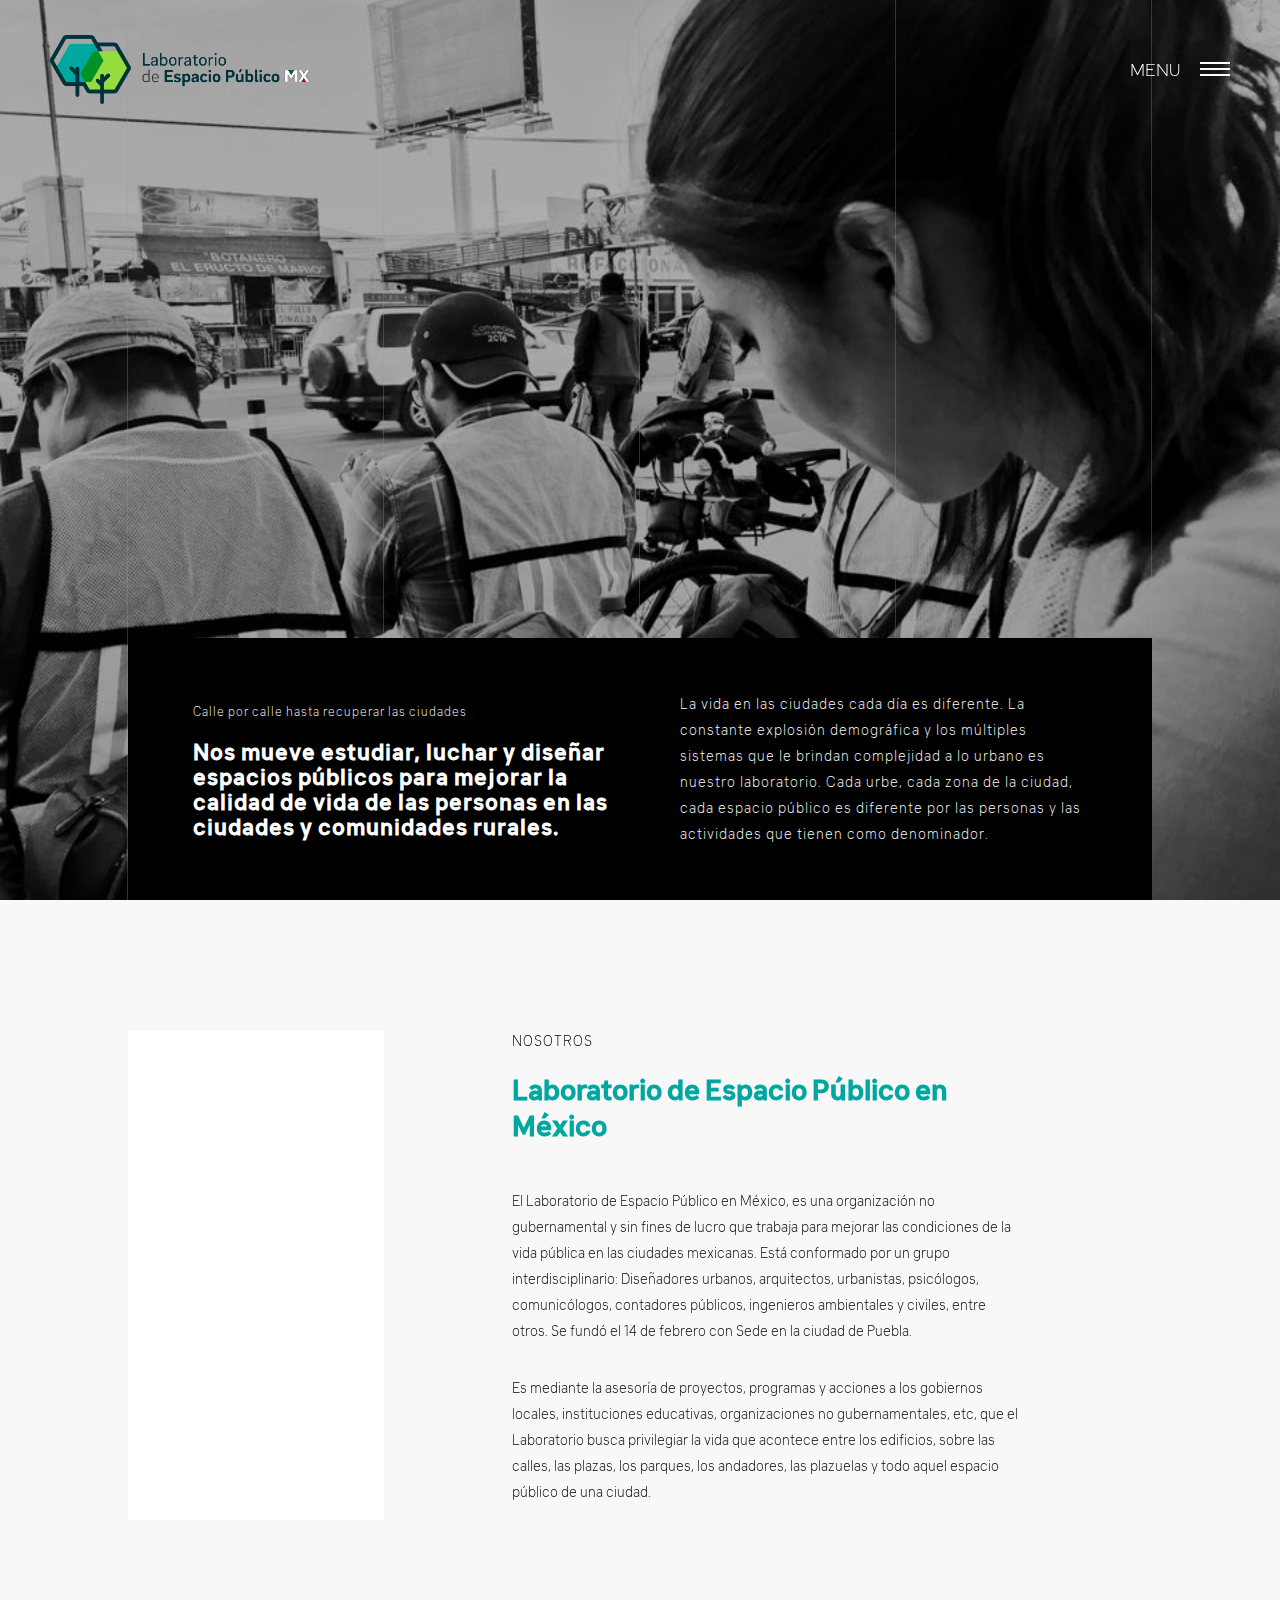
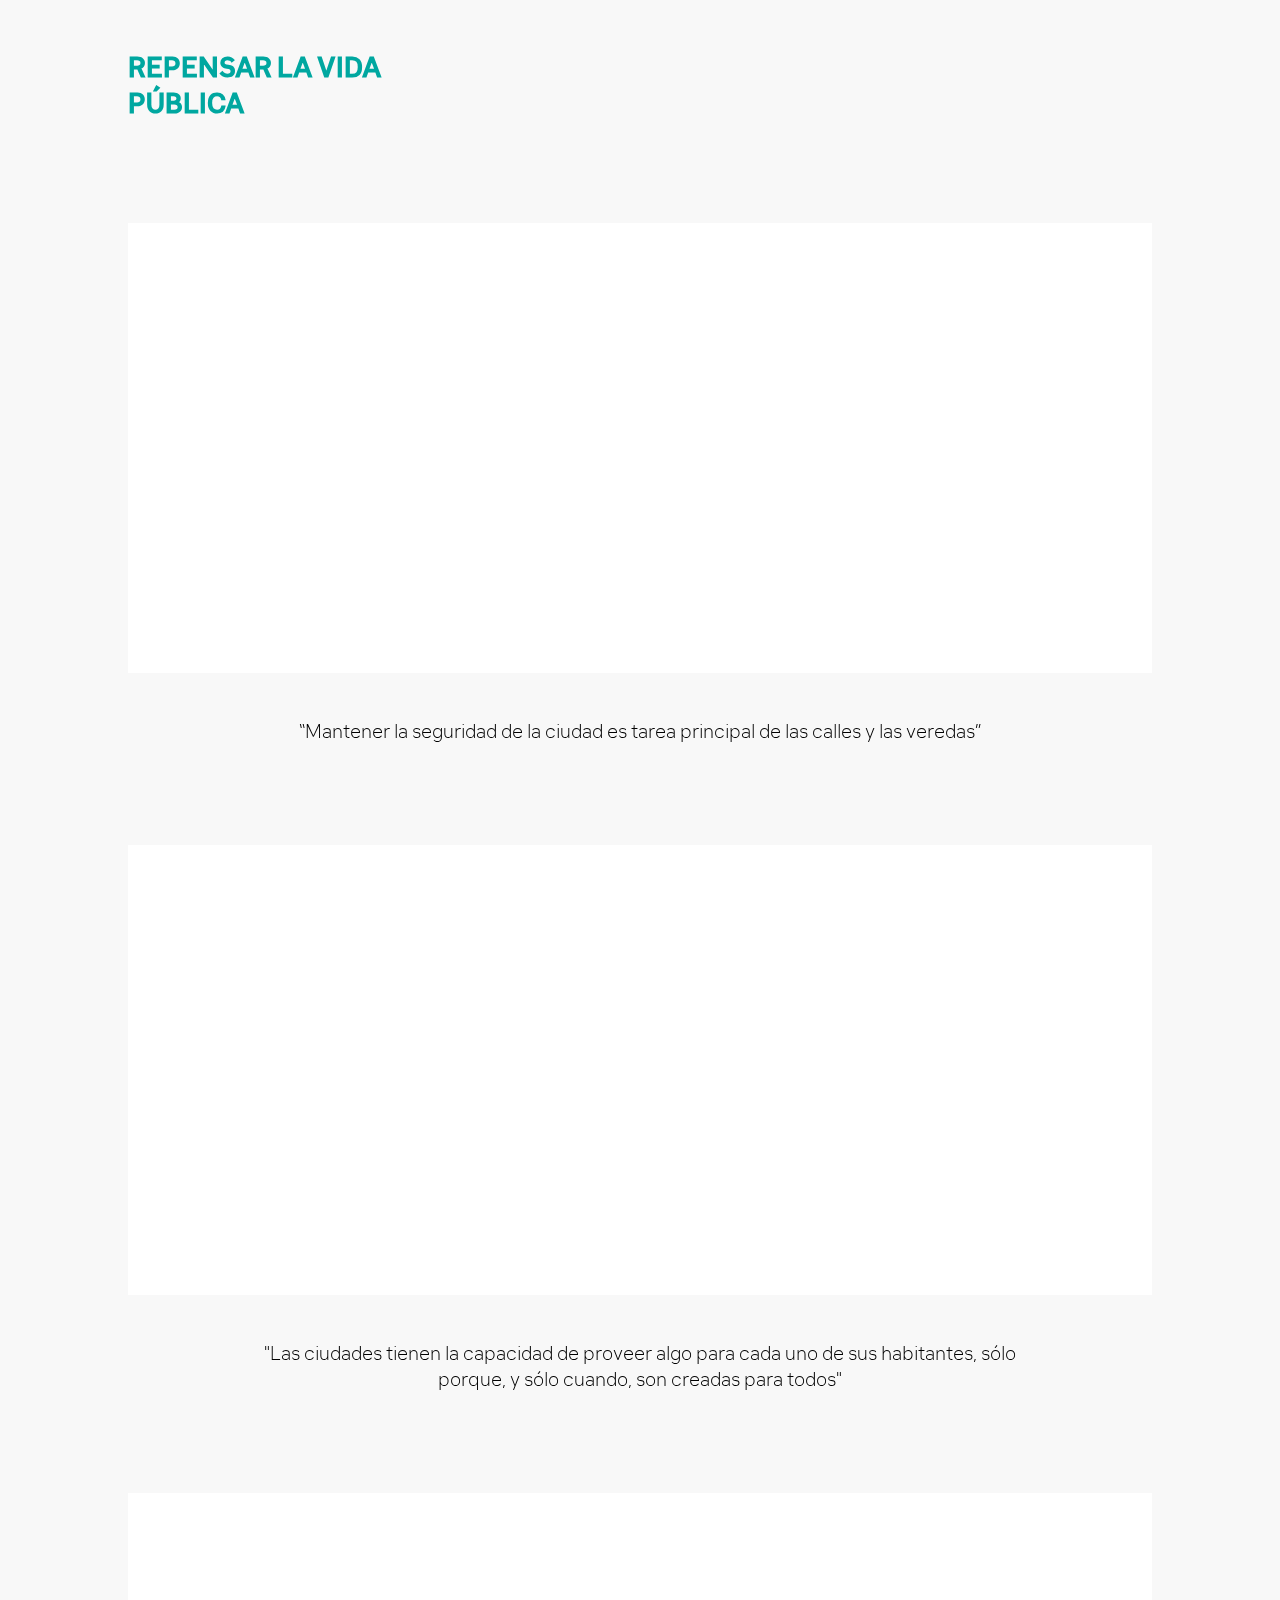
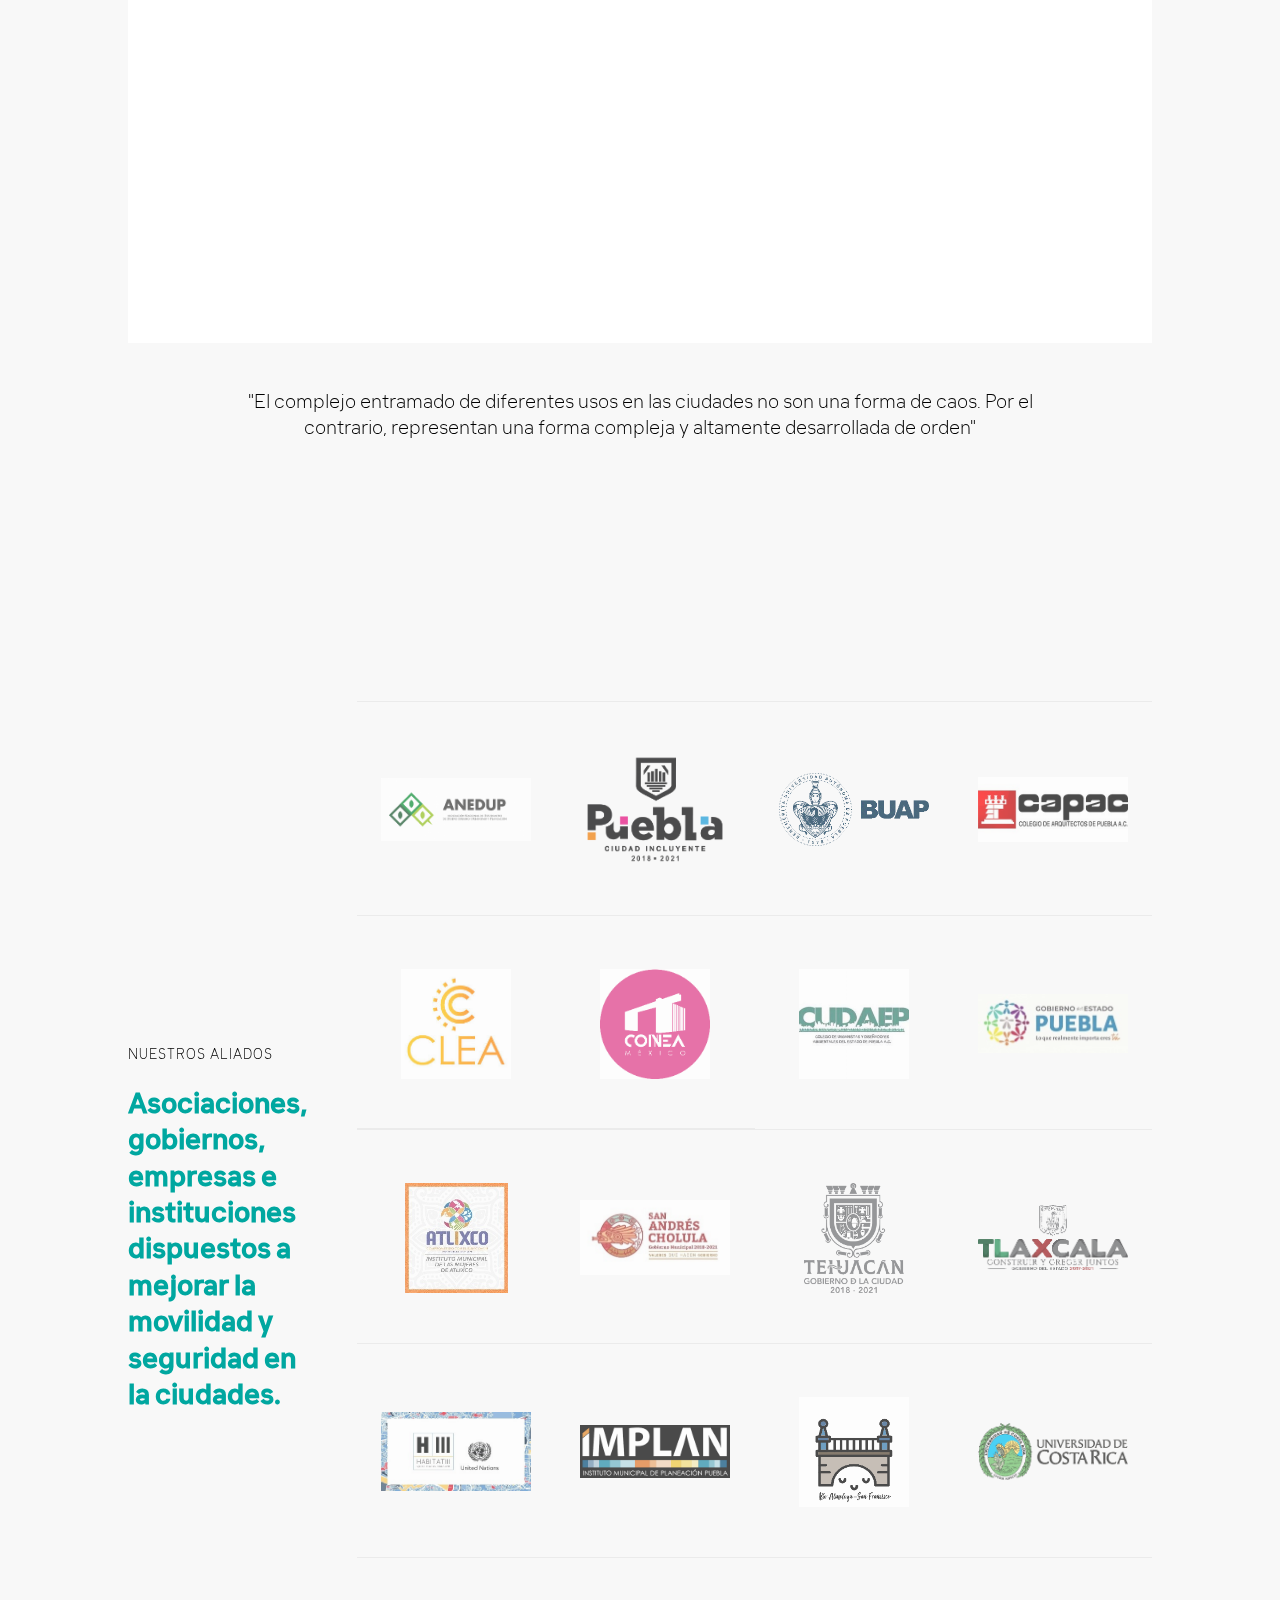
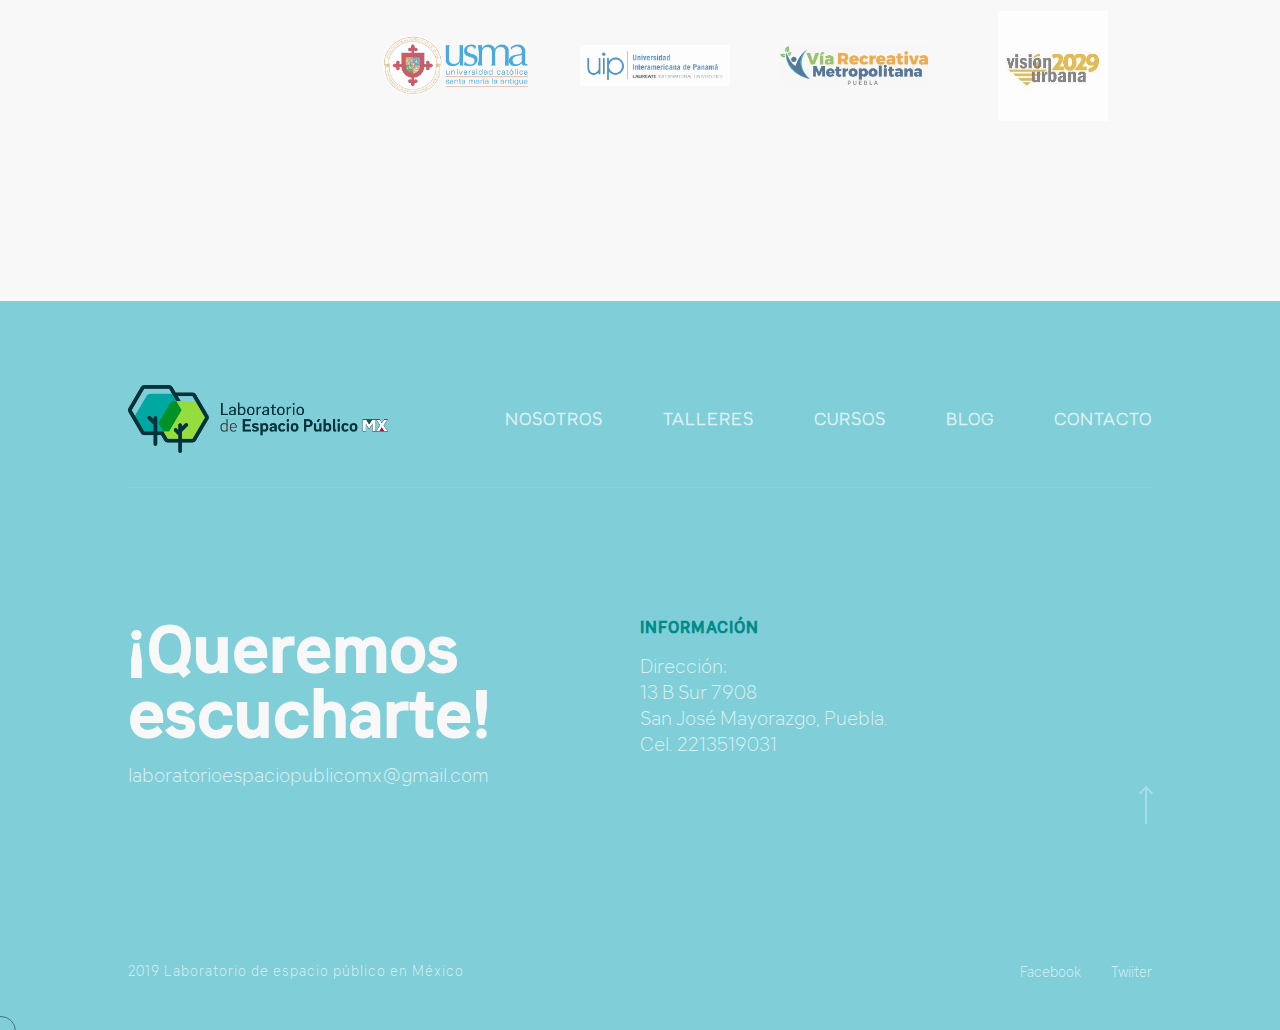
<file: index.html>
<!doctype html>
<html class="no-js" lang="zxx">

<head>
	<meta charset="utf-8">
	<meta http-equiv="x-ua-compatible" content="ie=edge">
	<title>Laboratorio de Espacio Público en México</title>
	<meta name="description"
		content="Laboratorio de Espacio Público en México. ONG Internacional especializada en urbanismo, espacio público y movilidad sustentable.">
	<meta name="viewport" content="width=device-width, initial-scale=1, shrink-to-fit=no">

	<!-- Favicon -->
	<link rel="shortcut icon" href="img/favicon.ico" type="image/x-icon">
	<link rel="apple-touch-icon" href="img/icon.png">

	<!-- Google font (font-family: 'Poppins', sans-serif;) -->
	<link href="https://fonts.googleapis.com/css?family=Poppins:300,300i,400,400i,500,500i,600,600i,700,900"
		rel="stylesheet">


	<!-- Plugins -->
	<link rel="stylesheet" href="css/plugins.css">

	<!-- Style Css -->
	<link rel="stylesheet" href="style.css">

	<!-- Custom Styles -->
	<link rel="stylesheet" href="css/custom.css">
</head>

<body>
	<!--[if lte IE 9]>
    <p class="browserupgrade">You are using an <strong>outdated</strong> browser. Please <a href="https://browsehappy.com/">upgrade your browser</a> to improve your experience and security.</p>
  <![endif]-->

	<!-- 
    <div id="rn-preloader-wrap">
        <div class="rn-preloader-box">
          <div class="rn-preloader-content">
            <div class="rn-preloader-circle"></div>
            <div class="rn-preloader-line-mask">
              <div class="rn-preloader-line"></div>
            </div>
            <img src="img/logo/logo-circle.png" alt="logo">
          </div>
        </div>
    </div>
	<div class="rn-page-progress-container">
		<div class="rn-page-progress-bar" id="rn-page-progress-bar"></div>
	</div>   -->

	<!-- Start Grid Line -->
	<div class="grid-lines-wrapper">
		<div class="grid-lines">
			<div class="grid-line"></div>
			<div class="grid-line"></div>
			<div class="grid-line"></div>
			<div class="grid-line"></div>
			<div class="grid-line"></div>
			<div class="grid-line"></div>
		</div>
	</div>
	<!-- End Grid Line -->

	<div class="ovl-menu-section">
		<div class="ovl-left">
			<div class="ovl-left-top">
				<div class="ovl-logo">
					<a href="index.html" class="big-cursor">
						<img src="img/logo/lab.png" style="max-width: 260px" alt="Laboratorio de espacio urbano">
					</a>
				</div>
				<div class="ovl-map">
				</div>
			</div>
			<div class="ovl-left-bottom">
				<div class="ovl-social">
					<ul class="social-share">
						<li><a href="https://www.facebook.com/Lepmx/" data-bgcolor="#4267b2">Facebook</a></li>
						<li><a href="https://twitter.com/LabEspacioPMx" data-bgcolor="#38A1F3">Twiiter</a></li>
					</ul>
				</div>
				<div class="ovl-quick-info">
					<h3 class="title">Contacto</h3>
					<p><span>Dirección:</span>13 B Sur 7908 <br>
						San José Mayorazgo, Puebla. <br>
						Cel. 2213519031
					</p>
				</div>
			</div>
		</div>
		<div class="ovl-right">
			<div class="menu otmb">
				<div class="hd-right text-right">
					<div class="menu menu-toggle open">
						<div class="menu-toggle-inner">
							<div class="menu-text-wrap">
								<span class="menu-text open-text">Menu</span>
								<span class="menu-text close-text">Close</span>
							</div>
							<div class="hamburger-wrap">
								<div class="hamburger">
									<span></span>
									<span></span>
									<span></span>
								</div>
							</div>
						</div>
					</div>
				</div>
			</div>
			<div class="ovl-menu">
				<nav>
					<ul class="hamburger-menu">
						<li class="menu-item"><a class="big-cursor" href="index.html">Inicio</a></li>
						<li class="menu-item"><a class="big-cursor" href="company.html">Nosotros</a></li>
						<li class="menu-item"><a class="big-cursor" href="project.html">Talleres</a>
						<li class="menu-item"><a class="big-cursor" href="blog-details.html">Cursos</a>
						<li class="menu-item"><a class="big-cursor" href="blog.html">Blog</a></li>
						<li class="menu-item"><a class="big-cursor" href="contact.html">Contacto</a></li>
					</ul>
				</nav>
			</div>
		</div>
	</div>

	<!-- Wrapper -->
	<div id="wrapper" class="wrapper">
		<!-- Header -->
		<header class="header rn-header header-transparent">
			<div class="header-top d-flex justify-content-between">
				<div class="logo">
					<a href="index.html">
						<img src="img/logo/lab.png" style="max-width: 260px;" alt="creative agency" class="white-logo">
						<img src="img/logo/lab.png" style="max-width: 260px;" alt="creative agency" class="black-logo">
					</a>
				</div>
				<div class="menu otmb">
					<div class="hd-right text-right">
						<div class="menu menu-toggle">
							<div class="menu-toggle-inner">
								<div class="menu-text-wrap">
									<span class="menu-text open-text">Menu</span>
									<span class="menu-text close-text">Close</span>
								</div>
								<div class="hamburger-wrap">
									<div class="hamburger">
										<span></span>
										<span></span>
										<span></span>
									</div>
								</div>
							</div>
						</div>
					</div>
				</div>
			</div>
		</header>
		<!--// Header -->

		<!-- Start Slider Area -->
		<div class="slider-area">
			<!-- Start Single Slide -->
			<div class="slide bg_image--1 fullscreen d-flex align-items-end" data-black-overlay="3">
				<div class="content-bottom">
					<div class="col-4 offset-1">
						<div class="slider-content">
							<div class="left">
								<p class="hero-content-date">Calle por calle hasta recuperar las ciudades</p>
								<h1 class="hero-content-title">Nos mueve estudiar, luchar y diseñar espacios públicos para mejorar la
									calidad de vida de las personas en las ciudades y comunidades rurales. </h1>
							</div>
							<div class="right">
								<p class="hero-content-content">La vida en las ciudades cada día es diferente. La constante explosión
									demográfica y los múltiples sistemas que le brindan complejidad a lo urbano es nuestro laboratorio.
									Cada urbe, cada zona de la ciudad, cada espacio público es diferente por las personas y las
									actividades que tienen como denominador. </p>
							</div>
						</div>
					</div>
				</div>
			</div>
			<!-- End Single Slide -->
		</div>
		<!-- End Slider Area -->

		<!-- Page Conttent -->
		<main class="page-content" data-midnight="white">
			<!-- Start Out Story Area -->
			<div class="rn-story-area section-ptb-xl bg_color--3">
				<div class="row">
					<div class="col-1 offset-1">
						<div class="story-image rn_surface"></div>
					</div>
					<div class="col-2 offset-1">
						<div class="story-inner">
							<div class="section-title">
								<span>Nosotros</span>
								<h2>Laboratorio de Espacio Público en México</h2>
							</div>
							<div class="content">
								<p>El Laboratorio de Espacio Público en México, es una organización no gubernamental y sin fines de
									lucro que trabaja para mejorar las condiciones de la vida pública en las ciudades mexicanas. Está
									conformado por un grupo interdisciplinario: Diseñadores urbanos, arquitectos, urbanistas, psicólogos,
									comunicólogos, contadores públicos, ingenieros ambientales y civiles, entre otros. Se fundó el 14 de
									febrero con Sede en la ciudad de Puebla.</p>

								<p>Es mediante la asesoría de proyectos, programas y acciones a los gobiernos locales, instituciones
									educativas, organizaciones no gubernamentales, etc, que el Laboratorio busca privilegiar la vida que
									acontece entre los edificios, sobre las calles, las plazas, los parques, los andadores, las plazuelas
									y todo aquel espacio público de una ciudad. </p>
								<!-- <div class="story-btn">
									<a href="#"><span>Discover more</span></a>
								</div> -->
							</div>
						</div>
					</div>
				</div>
			</div>
			<!-- End Out Story Area -->

			<!-- Start Our Project Area -->
			<div class="rn-project-area section-pb-xl bg_color--3">
				<div class="project-container">
					<div class="col-1 offset-1">
						<div class="section-title">
							<h2>REPENSAR LA VIDA PÚBLICA</h2>
						</div>
					</div>

					<div class="project-wrapper">

						<!-- Start Single Project -->
						<div class="rn-project mt--100">
							<div class="col-4 offset-1">
								<div class="thumb">
									<div class="rn_surface">
										<iframe class="videos"
											src="https://www.facebook.com/plugins/video.php?href=https%3A%2F%2Fwww.facebook.com%2FLepmx%2Fvideos%2F369973093429188%2F&show_text=0&width=560"
											width="800" height="450" style="border:none;overflow:hidden" scrolling="no" frameborder="0"
											allowTransparency="true" allowFullScreen="true"></iframe>
									</div>
								</div>
								<p style="text-align:center; width: 80%; margin: auto;"> “Mantener la seguridad de la ciudad es tarea principal de las calles y las veredas”</p>
							</div>
						</div>
						<!-- End Single Project -->

						<!-- Start Single Project -->
						<div class="rn-project mt--100">
							<div class="col-4 offset-1">
								<div class="thumb">
									<div class="rn_surface">
										<!-- <img src="img/project/project-1.jpg" alt="creative agency"> -->
										<iframe class="videos"
											src="https://www.facebook.com/plugins/video.php?href=https%3A%2F%2Fwww.facebook.com%2FLepmx%2Fvideos%2F425199364573227%2F&show_text=0&width=560"
											width="800" height="450" style="border:none;overflow:hidden" scrolling="no" frameborder="0"
											allowTransparency="true" allowFullScreen="true"></iframe>
									</div>
								</div>
								<p style="text-align:center; width: 80%; margin: auto;">"Las ciudades tienen la capacidad de proveer algo para cada uno de sus habitantes, sólo porque, y
									sólo cuando, son creadas para todos"</p>
							</div>
						</div>
						<!-- End Single Project -->

						<!-- Start Single Project -->
						<div class="rn-project mt--100">
							<div class="col-4 offset-2">
								<div class="thumb">
									<div class="rn_surface">
										<iframe class="videos"
											src="https://www.facebook.com/plugins/video.php?href=https%3A%2F%2Fwww.facebook.com%2FLepmx%2Fvideos%2F396861297407034%2F&show_text=0&width=560"
											width="800" height="450" style="border:none;overflow:hidden" scrolling="no" frameborder="0"
											allowTransparency="true" allowFullScreen="true"></iframe>
									</div>
								</div>
								<p style="text-align:center; width: 80%; margin: auto;">"El complejo entramado de diferentes usos en las ciudades no son una forma de caos. Por el contrario,
									representan una forma compleja y altamente desarrollada de orden"</p>
							</div>
						</div>
						<!-- End Single Project -->


					</div>
				</div>
			</div>
			<!-- End Our Project Area -->


			<!-- Start Brand Area -->
			<div class="rn-brand-area bg_color--3 section-ptb-xl">
				<div class="row align-items-center">
					<div class="col-4 offset-1">
						<div class="brand-wrapper d-flex align-items-center">

							<div class="brand-left w-25">
								<div class="section-title">
									<span>Nuestros aliados</span>
									<h2>Asociaciones, gobiernos, empresas e instituciones dispuestos a mejorar la movilidad y seguridad en la ciudades.</h2>
								</div>
							</div>

							<div class="brand-right w-70">
								<ul class="clent-list d-flex flex-wrap">
									<li><a ><img src="img/aliados/ANEDUP.png" alt="ANEDUP"></a></li>
									<li><a><img src="img/aliados/Ayuntamiento Estado Puebla.png" alt="Ayuntamiento del estado de Puebla"></a></li>
									<li><a><img src="img/aliados/BUAP.png" alt="BUAP"></a></li>
									<li><a><img src="img/aliados/CAPAC.jpg" alt="CAPAC"></a></li>
									<li><a><img src="img/aliados/CLEA.jpg" alt="CLEA"></a></li>
									<li><a><img src="img/aliados/CONEA.png" alt="CONDEA"></a></li>
									<li><a><img src="img/aliados/CUDAEP.jpg" alt="CUDAEP"></a></li>
									<li><a><img src="img/aliados/Gobierno Estado de Puebla.jpg" alt="Gobierno del estado de Puebla"></a></li>
									<li><a><img src="img/aliados/Gobierno de Atlixco.jpg" alt="Gobierno de Atlixco"></a></li>
									<li><a><img src="img/aliados/Gobierno de San Andres Cholula.jpg" alt="Gobierno del San Andres Cholula"></a></li>
									<li><a><img src="img/aliados/Gobierno de Tehuacan.png" alt="Gobierno de Tehuacan"></a></li>
									<li><a><img src="img/aliados/Gobierno del estado de Tlaxcala.png" alt="Gobierno del estado de Tlaxcala"></a></li>
									<li><a><img src="img/aliados/HABITAT III.jpg" alt="Habitat III"></a></li>
									<li><a><img src="img/aliados/IMPLAN.png" alt="IMPLAN"></a></li>
									<li><a><img src="img/aliados/Revivir el Rio San Francisco.png" alt="Revivir el río San Francisco"></a></li>
									<li><a><img src="img/aliados/UNIVERSIDAD DE COSTARICA.png" alt="Universidad de Costa rica"></a></li>
									<li><a><img src="img/aliados/USMA.png" alt="USMA"></a></li>
									<li><a><img src="img/aliados/Universidad Interamericana De Panama.png" alt="Universidad Interamericana de Panama"></a></li>
									<li><a><img src="img/aliados/VIA METROPOLITANA.jpg" alt="Vía metropolitana"></a></li>
									<li><a><img src="img/aliados/VISION URBANA.jpg" alt="Vision urbana"></a></li>
								</ul>
							</div>
						</div>
					</div>
				</div>
			</div>
			<!-- End Brand Area -->


			<!-- Start Blog Area 
			<div class="rn-blog-area bg_color--3 section-ptb-xl">
				<div class="col-1 offset-1">
					<div class="section-title">
						<span>Sample the Goods</span>
						<h2>Our Recent posts</h2>
					</div>
				</div>
				<div class="rn-blog-inner col-4 offset-1">
					<div class="row">

						<div class="col-2">
							<div class="blog">
								<div class="thumb">
									<a href="blog-details.html">
										<img src="img/blog/md-blog/blog-1.jpg" alt="creative agency">
									</a>
									<div class="category">
										<a href="#">Creative</a>
									</div>
								</div>
								<div class="content">
									<div class="top">
										<span class="post-date">April 21, 2019</span>
										<h2><a href="blog-details.html">Black down in the water.</a></h2>
										<p>There are many variations ges of Lorem Ipsum available, but the majority have suffered. alteration in some form, by injected humour</p>
									</div>
									<div class="bottom">
										<ul class="post-meta">
											<li><i class="ti-user"></i> <a href="#">theRN</a></li>
											<li><i class="ti-comment"></i><a href="#">39</a></li>
											<li><i class="ti-heart"></i><a href="#">305</a></li>
										</ul>
									</div>
								</div>
							</div>
						</div>

						<div class="col-2">
							<div class="blog">
								<div class="thumb">
									<a href="blog-details.html">
										<img src="img/blog/md-blog/blog-2.jpg" alt="creative agency">
									</a>
									<div class="category">
										<a href="#">Creative</a>
									</div>
								</div>
								<div class="content">
									<div class="top">
										<span class="post-date">April 21, 2019</span>
										<h2><a href="blog-details.html">Black down in the water.</a></h2>
										<p>There are many variations ges of Lorem Ipsum available, but the majority have suffered. alteration in some form, by injected humour</p>
									</div>
									<div class="bottom">
										<ul class="post-meta">
											<li><i class="ti-user"></i> <a href="#">theRN</a></li>
											<li><i class="ti-comment"></i><a href="#">39</a></li>
											<li><i class="ti-heart"></i><a href="#">305</a></li>
										</ul>
									</div>
								</div>
							</div>
						</div>
						
					</div>
				</div>
			</div>
			End Blog Area -->
		</main>
		<!-- Footer -->
		<footer class="footer rn-footer bg_color--4" data-midnight="black">
			<div class="footer-top">
				<div class="logo">
					<a href="index.html">
						<img src="img/logo/lab.png" style="max-width: 260px" alt="creative agency">
					</a>
				</div>
				<div class="ft-menu">
					<ul class="ftmainmenu">
						<li><a href="company.html" class="no-cursor">Nosotros</a></li>
						<li><a href="project.html" class="no-cursor">Talleres</a></li>
						<li><a href="blog-details.html" class="no-cursor">Cursos</a></li>
						<li><a href="blog.html" class="no-cursor">Blog</a></li>
						<li><a href="contact.html" class="no-cursor">Contacto</a></li>
					</ul>
				</div>
			</div>
			<!-- Start Footer Container -->
			<div class="footer-container">
				<div class="footer-left">
					<h1>¡Queremos escucharte!</h1>
					<p><a>laboratorioespaciopublicomx@gmail.com</a></p>
				</div>
				<div class="footer-right">
					<h2 class="title" style="color:darkcyan">Información</h2>

					<div class="address-wrapper">
						<div class="address">
							<p><span>Dirección:</span>13 B Sur 7908 <br>
								San José Mayorazgo, Puebla. <br>
								Cel. 2213519031
							</p>
						</div>
					</div>
					<!-- Scroll to Top -->
					<div class="scrolltotop creative-cursor">
						<div class="arrow-top"></div>
						<div class="arrow-top-line"></div>
					</div>
				</div>
			</div>
			<!-- End Footer Container -->

			<!-- Start Copyright Area -->
			<div class="copyright">
				<div class="cp-left">
					<p>2019 Laboratorio de espacio público en México</p>
				</div>
				<div class="cp-right">
					<ul class="social-share">
						<li><a href="https://www.facebook.com/Lepmx/" data-bgcolor="#4267b2">Facebook</a></li>
						<li><a href="https://twitter.com/LabEspacioPMx" data-bgcolor="#38A1F3">Twiiter</a></li>
					</ul>
				</div>
			</div>
			<!-- End Copyright Area -->

		</footer>
		<!--// Footer -->
	</div>

	<!-- <div class="cursor"></div> -->

	<div class='cursor' id="cursor"></div>
	<div class='cursor2' id="cursor2"></div>
	<div class='cursor3' id="cursor3"></div>
	<!--// Wrapper -->

	<!-- Js Files -->
	<script src="js/vendor/modernizr-3.6.0.min.js"></script>
	<script src="js/vendor/jquery.js"></script>
	<script src="js/plugins.js"></script>
	<script src="js/ScrollMagic.min.js"></script>
	<script src="js/TweenMax.js"></script>
	<script src="js/medium-zoom.min.js"></script>
	<script src="js/main.js"></script>
</body>

</html>
</file>
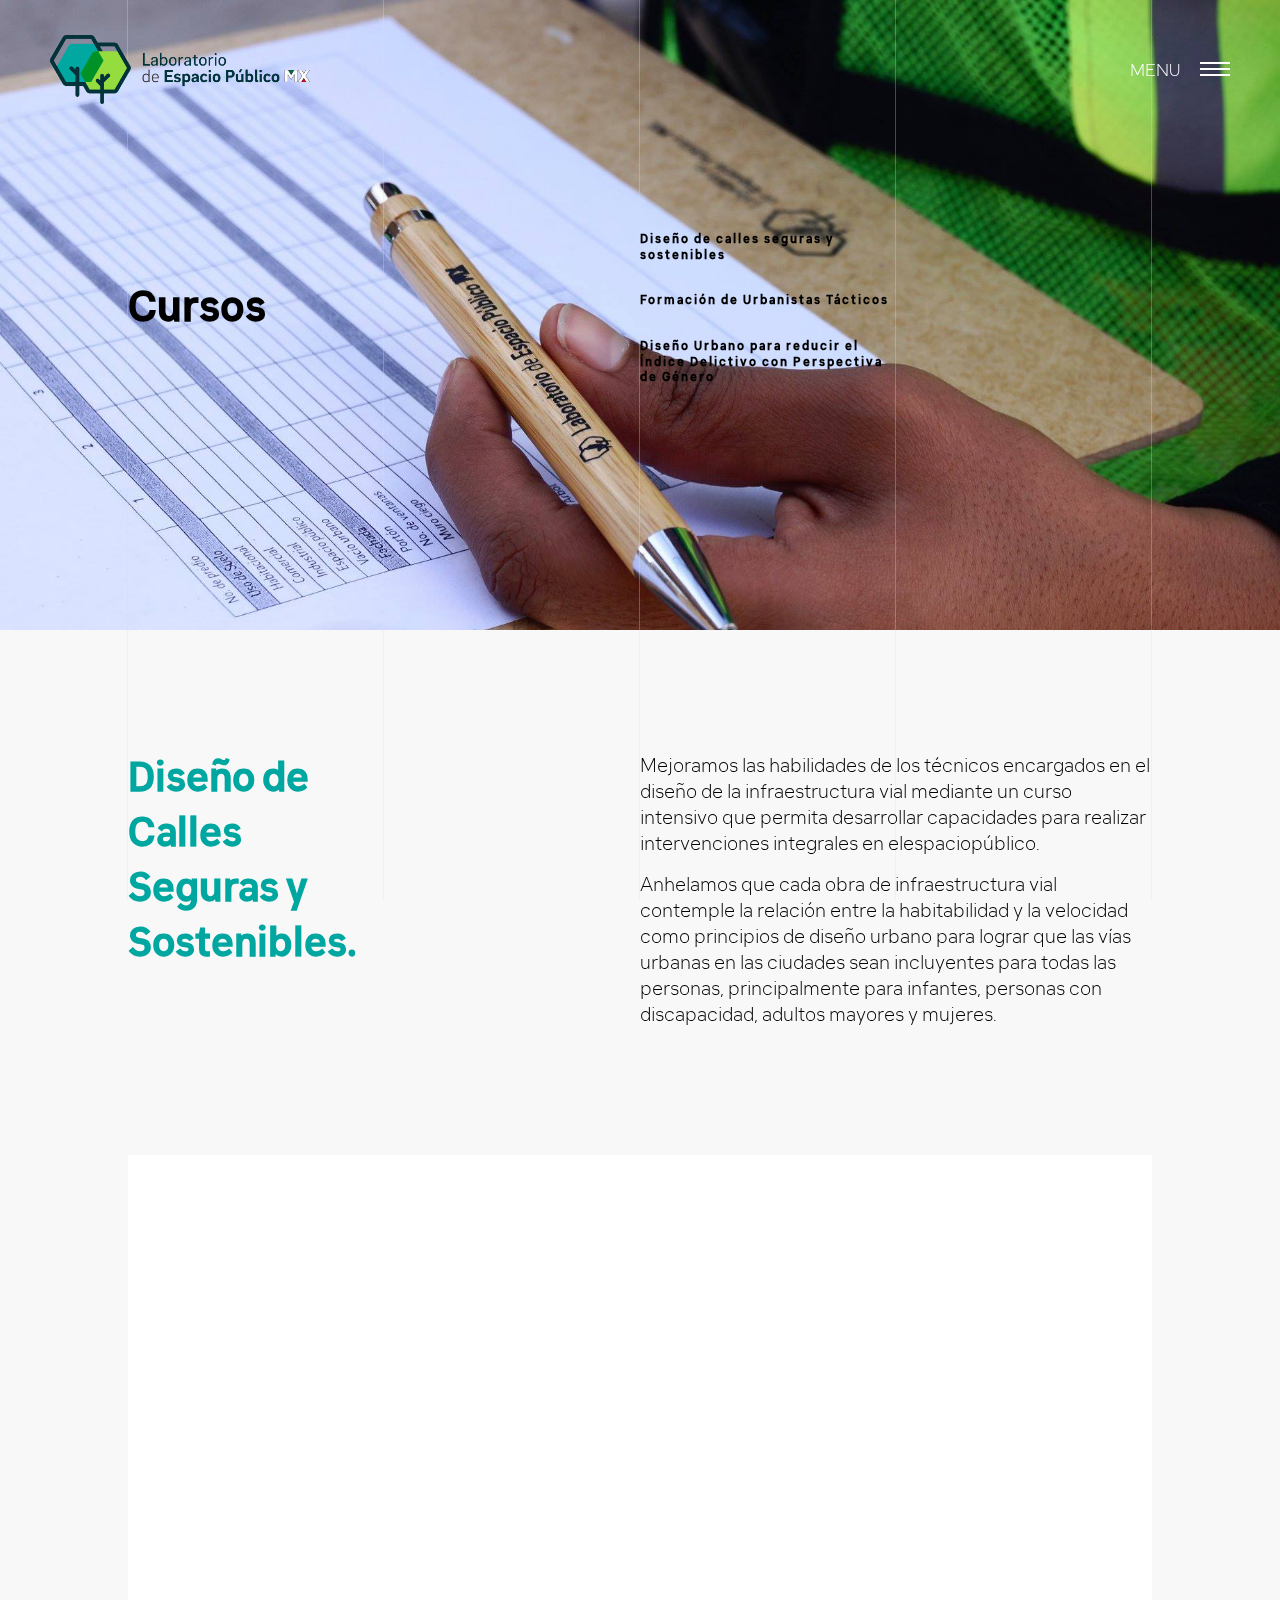
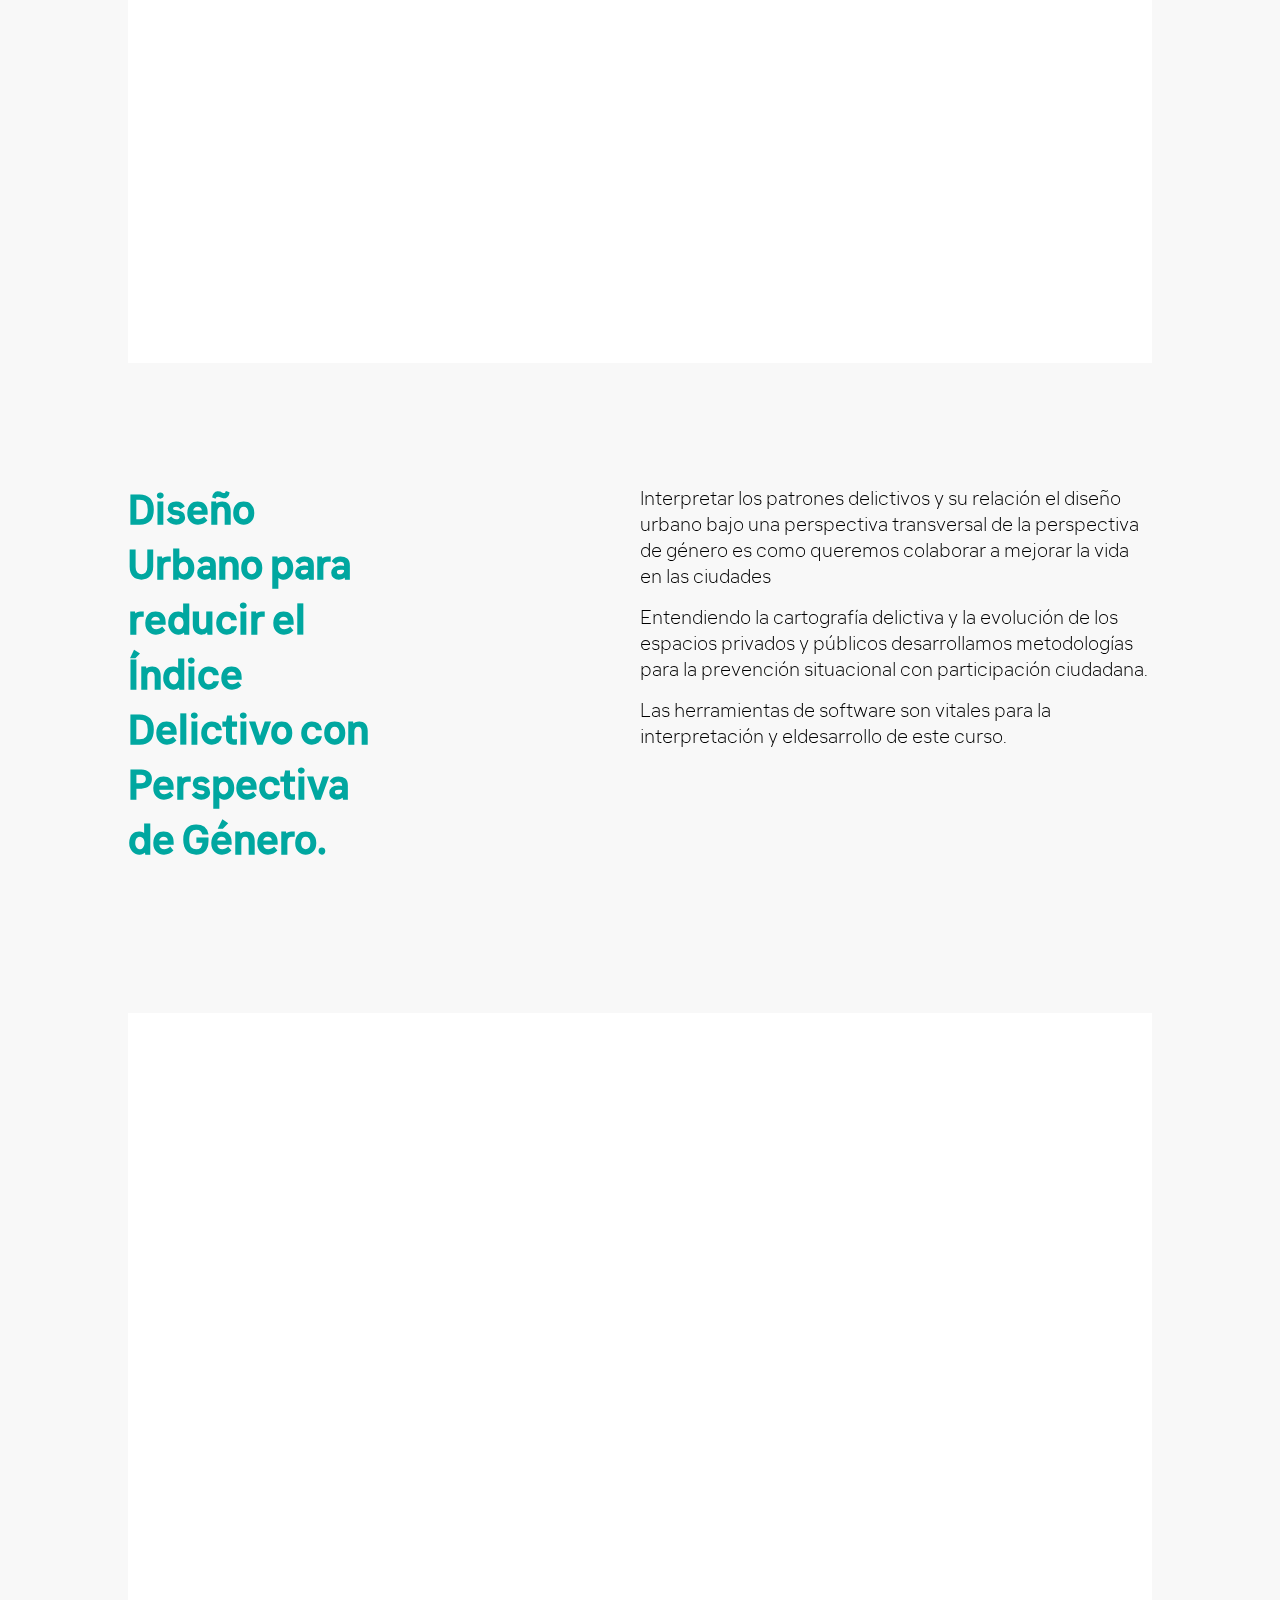
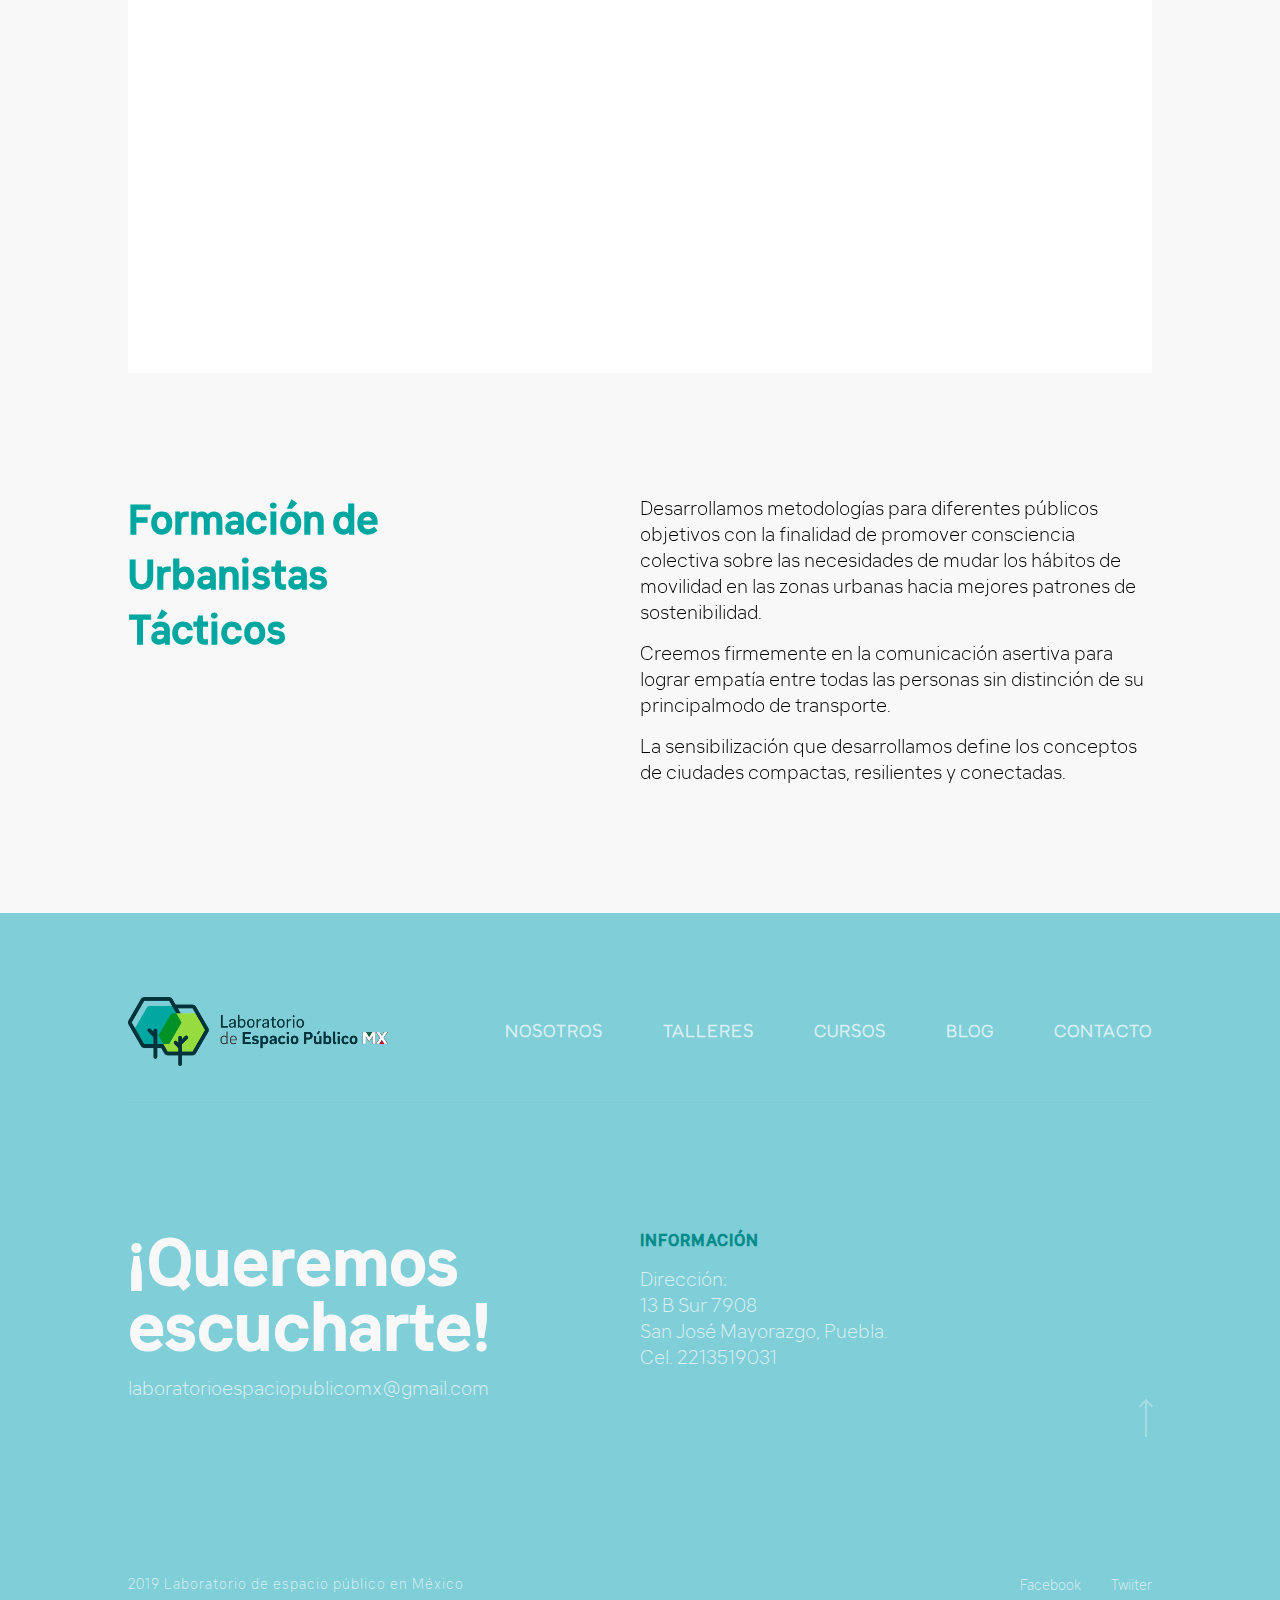
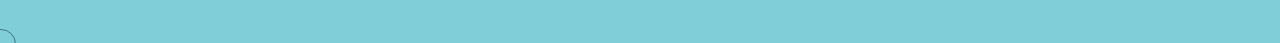
<file: blog-details.html>
<!doctype html>
<html class="no-js" lang="zxx">

<head>
	<meta charset="utf-8">
	<meta http-equiv="x-ua-compatible" content="ie=edge">
	<title>Laboratorio de Espacio Público en México</title>
	<meta name="description" content="">
	<meta name="viewport" content="width=device-width, initial-scale=1, shrink-to-fit=no">

	<!-- Favicon -->
	<link rel="shortcut icon" href="img/favicon.ico" type="image/x-icon">
	<link rel="apple-touch-icon" href="img/icon.png">

	<!-- Google font (font-family: 'Poppins', sans-serif;) -->
	<link href="https://fonts.googleapis.com/css?family=Poppins:300,300i,400,400i,500,500i,600,600i,700,900"
		rel="stylesheet">


	<!-- Plugins -->
	<link rel="stylesheet" href="css/plugins.css">

	<!-- Style Css -->
	<link rel="stylesheet" href="style.css">

	<!-- Custom Styles -->
	<link rel="stylesheet" href="css/custom.css">
</head>

<body>
	<!--[if lte IE 9]>
    <p class="browserupgrade">You are using an <strong>outdated</strong> browser. Please <a href="https://browsehappy.com/">upgrade your browser</a> to improve your experience and security.</p>
  <![endif]-->

	<!-- Start Grid Line -->
	<div class="grid-lines-wrapper">
		<div class="grid-lines">
			<div class="grid-line"></div>
			<div class="grid-line"></div>
			<div class="grid-line"></div>
			<div class="grid-line"></div>
			<div class="grid-line"></div>
			<div class="grid-line"></div>
		</div>
	</div>
	<!-- End Grid Line -->

	<div class="ovl-menu-section">
		<div class="ovl-left">
			<div class="ovl-left-top">
				<div class="ovl-logo">
					<a href="index.html" class="big-cursor">
						<img src="img/logo/lab.png" style="max-width: 260px" alt="Laboratorio de espacio urbano">
					</a>
				</div>
				<div class="ovl-map">
				</div>
			</div>
			<div class="ovl-left-bottom">
				<div class="ovl-social">
					<ul class="social-share">
						<li><a href="https://www.facebook.com/Lepmx/" data-bgcolor="#4267b2">Facebook</a></li>
						<li><a href="https://twitter.com/LabEspacioPMx" data-bgcolor="#38A1F3">Twiiter</a></li>
					</ul>
				</div>
				<div class="ovl-quick-info">
					<h3 class="title">Contacto</h3>
					<p><span>Dirección:</span>13 B Sur 7908 <br>
						San José Mayorazgo, Puebla. <br>
						Cel. 2213519031
					</p>
				</div>
			</div>
		</div>
		<div class="ovl-right">
			<div class="menu otmb">
				<div class="hd-right text-right">
					<div class="menu menu-toggle open">
						<div class="menu-toggle-inner">
							<div class="menu-text-wrap">
								<span class="menu-text open-text">Menu</span>
								<span class="menu-text close-text">Close</span>
							</div>
							<div class="hamburger-wrap">
								<div class="hamburger">
									<span></span>
									<span></span>
									<span></span>
								</div>
							</div>
						</div>
					</div>
				</div>
			</div>
			<div class="ovl-menu">
				<nav>
					<ul class="hamburger-menu">
						<li class="menu-item"><a class="big-cursor" href="index.html">Inicio</a></li>
						<li class="menu-item"><a class="big-cursor" href="company.html">Nosotros</a></li>
						<li class="menu-item"><a class="big-cursor" href="project.html">Talleres</a>
						<li class="menu-item"><a class="big-cursor" href="blog-details.html">Cursos</a>
						<li class="menu-item"><a class="big-cursor" href="blog.html">Blog</a></li>
						<li class="menu-item"><a class="big-cursor" href="contact.html">Contacto</a></li>
					</ul>
				</nav>
			</div>
		</div>
	</div>

	<!-- Wrapper -->
	<div id="wrapper" class="wrapper">
		<!-- Header -->
		<header class="header rn-header header-transparent">
			<div class="header-top d-flex justify-content-between">
				<div class="logo">
					<a href="index.html">
						<img src="img/logo/lab.png" style="max-width: 260px;" alt="creative agency" class="white-logo">
						<img src="img/logo/lab.png" style="max-width: 260px;" alt="creative agency" class="black-logo">
					</a>
				</div>
				<div class="menu otmb">
					<div class="hd-right text-right">
						<div class="menu menu-toggle">
							<div class="menu-toggle-inner">
								<div class="menu-text-wrap">
									<span class="menu-text open-text">Menu</span>
									<span class="menu-text close-text">Close</span>
								</div>
								<div class="hamburger-wrap">
									<div class="hamburger">
										<span></span>
										<span></span>
										<span></span>
									</div>
								</div>
							</div>
						</div>
					</div>
				</div>
			</div>
		</header>
		<!--// Header -->


		<!-- Page Conttent -->
		<main class="page-content">

			<!-- Start Slider Area -->
			<div class="top-banner-wrap rn-blog-details rn-project section-ptb-xl row">
				<div class="row align-items-center">
					<div class="col-2 offset-1">
						<div class="rn-blog-details-meta-inner">
							<div class="section-title">
								<h1>Cursos</h1>
							</div>
						</div>
					</div>
					<div class="col-1 offset-1">
						<div class="rn-blog-meta">
							<div class="project-type wow fadeInLeft" data-wow-delay="200ms" data-wow-duration="1000ms">

								<h6>Diseño de calles seguras y sostenibles</h6>
							</div>
							<div class="project-type wow fadeInLeft" data-wow-delay="200ms" data-wow-duration="1000ms">

								<h6>Formación de Urbanistas Tácticos</h6>
							</div>
							<div class="project-type wow fadeInLeft" data-wow-delay="200ms" data-wow-duration="1000ms">

								<h6>Diseño Urbano para reducir el Índice
									Delictivo con Perspectiva de Género</h6>
							</div>
						</div>
					</div>
				</div>
			</div>
			<!-- End Slider Area -->

			<!-- Start Out Story Area -->
			<div class="rn-project-meta-area rn-project section-ptb-xl bg_color--3">
				<div class="row">
					<div class="col-1 offset-1">
						<div class="rn-project-meta-inner">
							<div class="section-title">
								<h2>Diseño de Calles Seguras y Sostenibles.</h2>
							</div>
						</div>
					</div>
					<div class="col-2 offset-1">
						<div class="rn-project-content">
							<p>Mejoramos las habilidades de los técnicos
								encargados en el diseño de la infraestructura vial
								mediante un curso intensivo que permita desarrollar
								capacidades para realizar intervenciones integrales
								en elespaciopúblico.</p>
							<p>Anhelamos que cada obra de infraestructura vial
								contemple la relación entre la habitabilidad y la
								velocidad como principios de diseño urbano para
								lograr que las vías urbanas en las ciudades sean
								incluyentes para todas las personas, principalmente
								para infantes, personas con discapacidad, adultos
								mayores y mujeres.</p>
						</div>
					</div>
				</div>
			</div>
			<!-- End Out Story Area -->
			<div class="full-width-box bg_color--3">
				<div class="rn_surface">
					<img src="img/lab/calles.png" alt="single" data-zoomable style="display: block; margin: auto;">
				</div>
			</div>

			<!-- Start Out Story Area -->
			<div class="rn-project-meta-area rn-project section-ptb-xl bg_color--3">
				<div class="row">
					<div class="col-1 offset-1">
						<div class="rn-project-meta-inner">
							<div class="section-title">
								<h2>Diseño Urbano para reducir el Índice
									Delictivo con Perspectiva de Género.</h2>
							</div>
						</div>
					</div>
					<div class="col-2 offset-1">
						<div class="rn-project-content">
							<p>Interpretar los patrones delictivos y su relación el
								diseño urbano bajo una perspectiva transversal de la
								perspectiva de género es como queremos colaborar a
								mejorar la vida en las ciudades</p>
							<p>Entendiendo la cartografía delictiva y la evolución de
								los espacios privados y públicos desarrollamos
								metodologías para la prevención situacional con
								participación ciudadana.</p>
							<p>Las herramientas de software son vitales para la
								interpretación y eldesarrollo de este curso.</p>
						</div>
					</div>
				</div>
			</div>
			<!-- End Out Story Area -->


			<!-- End Out Story Area -->
			<div class="full-width-box bg_color--3">
				<div class="rn_surface">
					<img src="img/lab/red.png" alt="single" data-zoomable style="display: block; margin: auto;">
				</div>
			</div>

			<!-- Start Out Story Area -->
			<div class="rn-project-meta-area rn-project section-ptb-xl bg_color--3">
				<div class="row">
					<div class="col-1 offset-1">
						<div class="rn-project-meta-inner">
							<div class="section-title">
								<h2>Formación de Urbanistas Tácticos</h2>
							</div>
						</div>
					</div>
					<div class="col-2 offset-1">
						<div class="rn-project-content">
							<p>Desarrollamos metodologías para diferentes públicos
								objetivos con la finalidad de promover consciencia
								colectiva sobre las necesidades de mudar los hábitos
								de movilidad en las zonas urbanas hacia mejores
								patrones de sostenibilidad.</p>
							<p>Creemos firmemente en la comunicación asertiva
								para lograr empatía entre todas las personas sin
								distinción de su principalmodo de transporte.</p>
							<p>La sensibilización que desarrollamos define los
								conceptos de ciudades compactas, resilientes y
								conectadas.</p>
						</div>
					</div>
				</div>
			</div>
			<!-- End Out Story Area -->



		</main>
		<!-- Footer -->
		<footer class="footer rn-footer bg_color--4" data-midnight="black">
			<div class="footer-top">
				<div class="logo">
					<a href="index.html">
						<img src="img/logo/lab.png" style="max-width: 260px" alt="creative agency">
					</a>
				</div>
				<div class="ft-menu">
					<ul class="ftmainmenu">
						<li><a href="company.html" class="no-cursor">Nosotros</a></li>
						<li><a href="project.html" class="no-cursor">Talleres</a></li>
						<li><a href="blog-details.html" class="no-cursor">Cursos</a></li>
						<li><a href="blog.html" class="no-cursor">Blog</a></li>
						<li><a href="contact.html" class="no-cursor">Contacto</a></li>
					</ul>
				</div>
			</div>
			<!-- Start Footer Container -->
			<div class="footer-container">
				<div class="footer-left">
					<h1>¡Queremos escucharte!</h1>
					<p><a>laboratorioespaciopublicomx@gmail.com</a></p>
				</div>
				<div class="footer-right">
					<h2 class="title" style="color:darkcyan">Información</h2>

					<div class="address-wrapper">
						<div class="address">
							<p><span>Dirección:</span>13 B Sur 7908 <br>
								San José Mayorazgo, Puebla. <br>
								Cel. 2213519031
							</p>
						</div>
					</div>
					<!-- Scroll to Top -->
					<div class="scrolltotop creative-cursor">
						<div class="arrow-top"></div>
						<div class="arrow-top-line"></div>
					</div>
				</div>
			</div>
			<!-- End Footer Container -->

			<!-- Start Copyright Area -->
			<div class="copyright">
				<div class="cp-left">
					<p>2019 Laboratorio de espacio público en México</p>
				</div>
				<div class="cp-right">
					<ul class="social-share">
						<li><a href="https://www.facebook.com/Lepmx/" data-bgcolor="#4267b2">Facebook</a></li>
						<li><a href="https://twitter.com/LabEspacioPMx" data-bgcolor="#38A1F3">Twiiter</a></li>
					</ul>
				</div>
			</div>
			<!-- End Copyright Area -->

		</footer>
		<!--// Footer -->
	</div>

	<div class="cursor"></div>
	<!--// Wrapper -->

	<!-- Js Files -->
	<script src="js/vendor/modernizr-3.6.0.min.js"></script>
	<script src="js/vendor/jquery.js"></script>
	<script src="js/plugins.js"></script>
	<script src="js/ScrollMagic.min.js"></script>
	<script src="js/TweenMax.js"></script>
	<script src="js/medium-zoom.min.js"></script>
	<script src="js/main.js"></script>
</body>

</html>
</file>
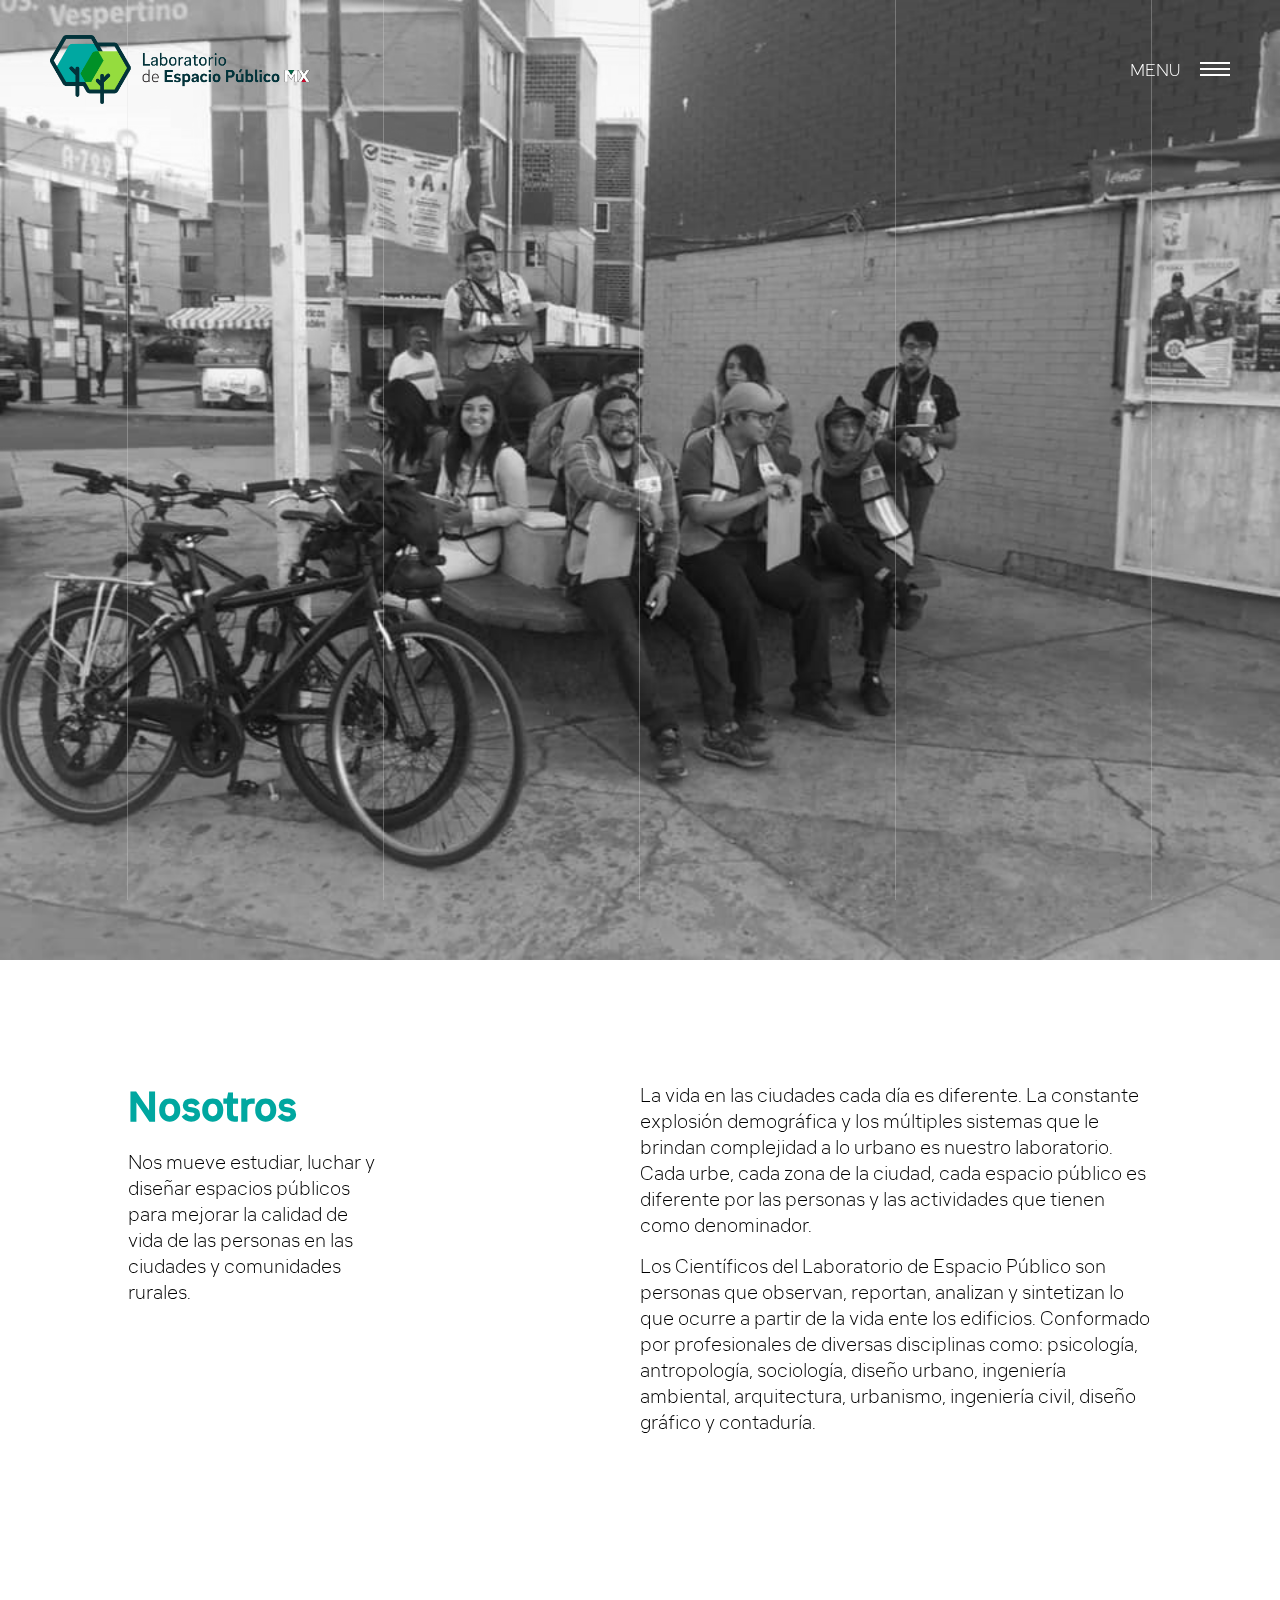
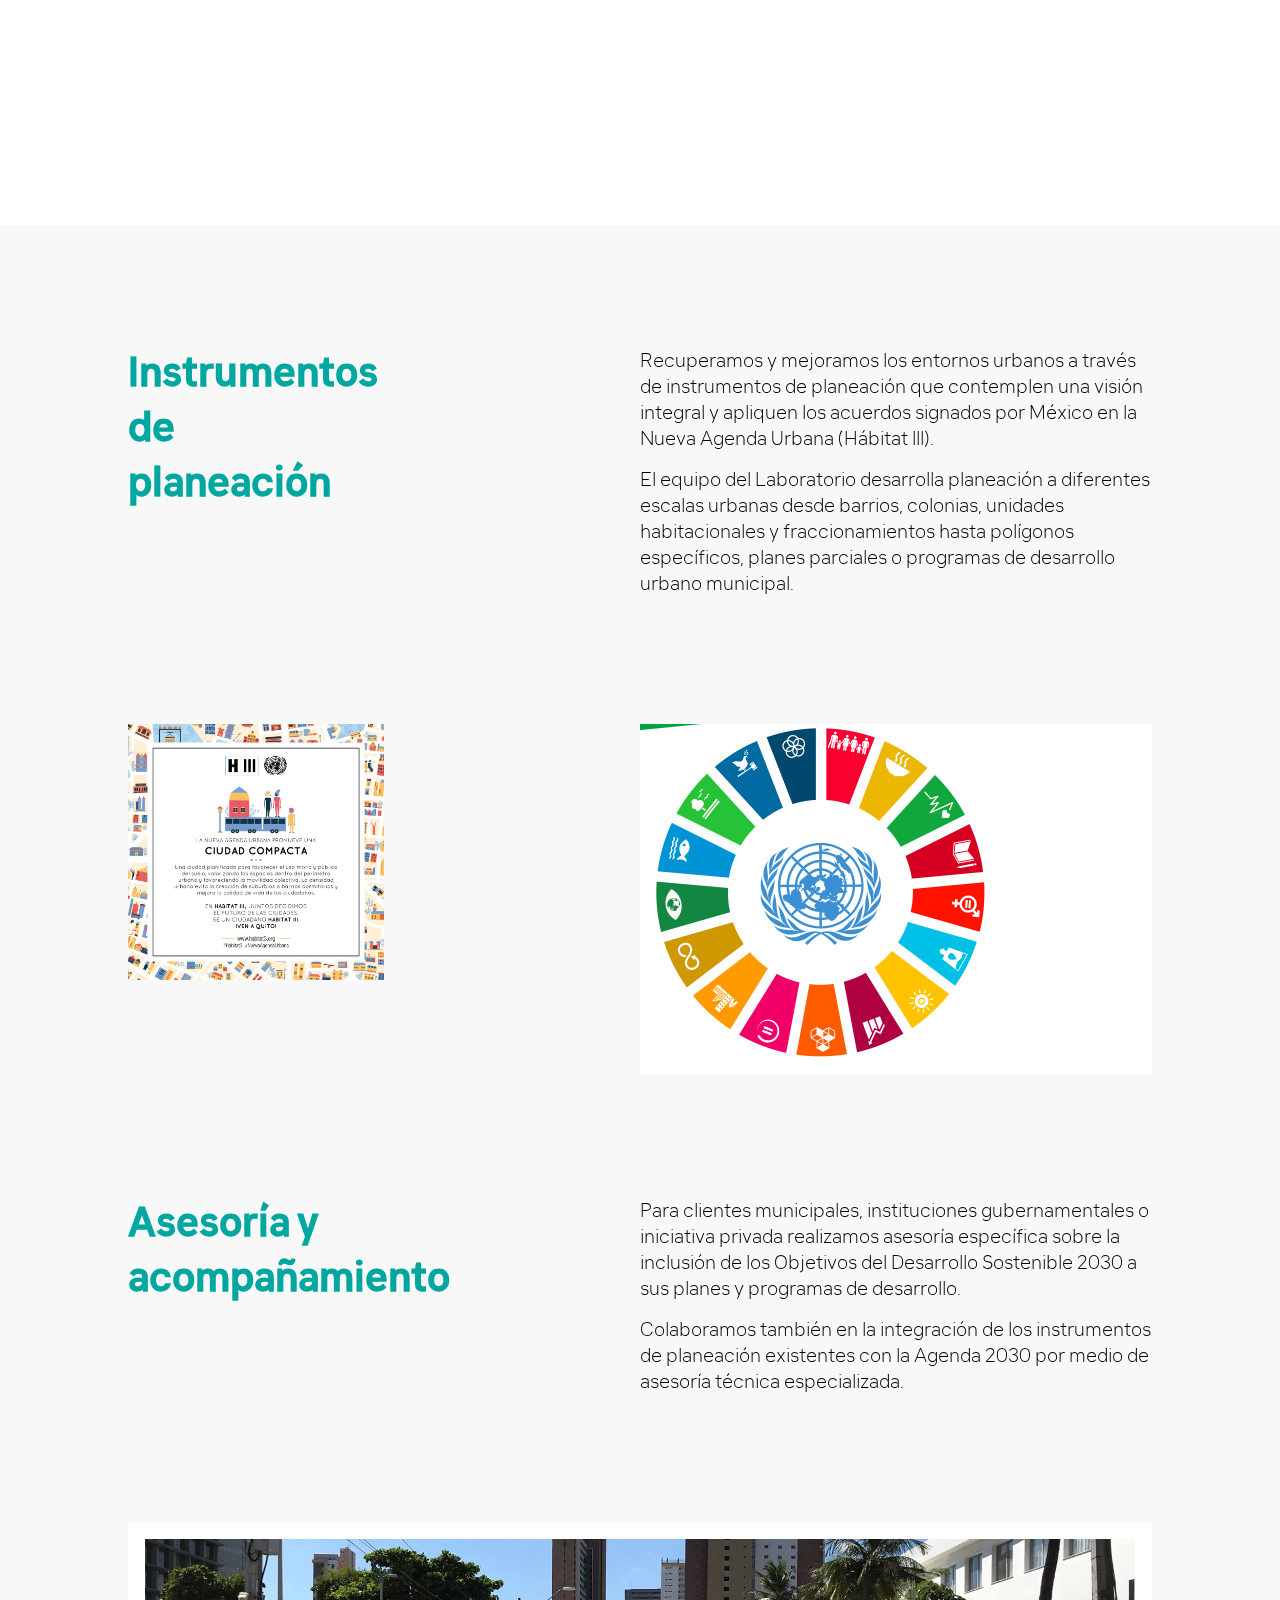
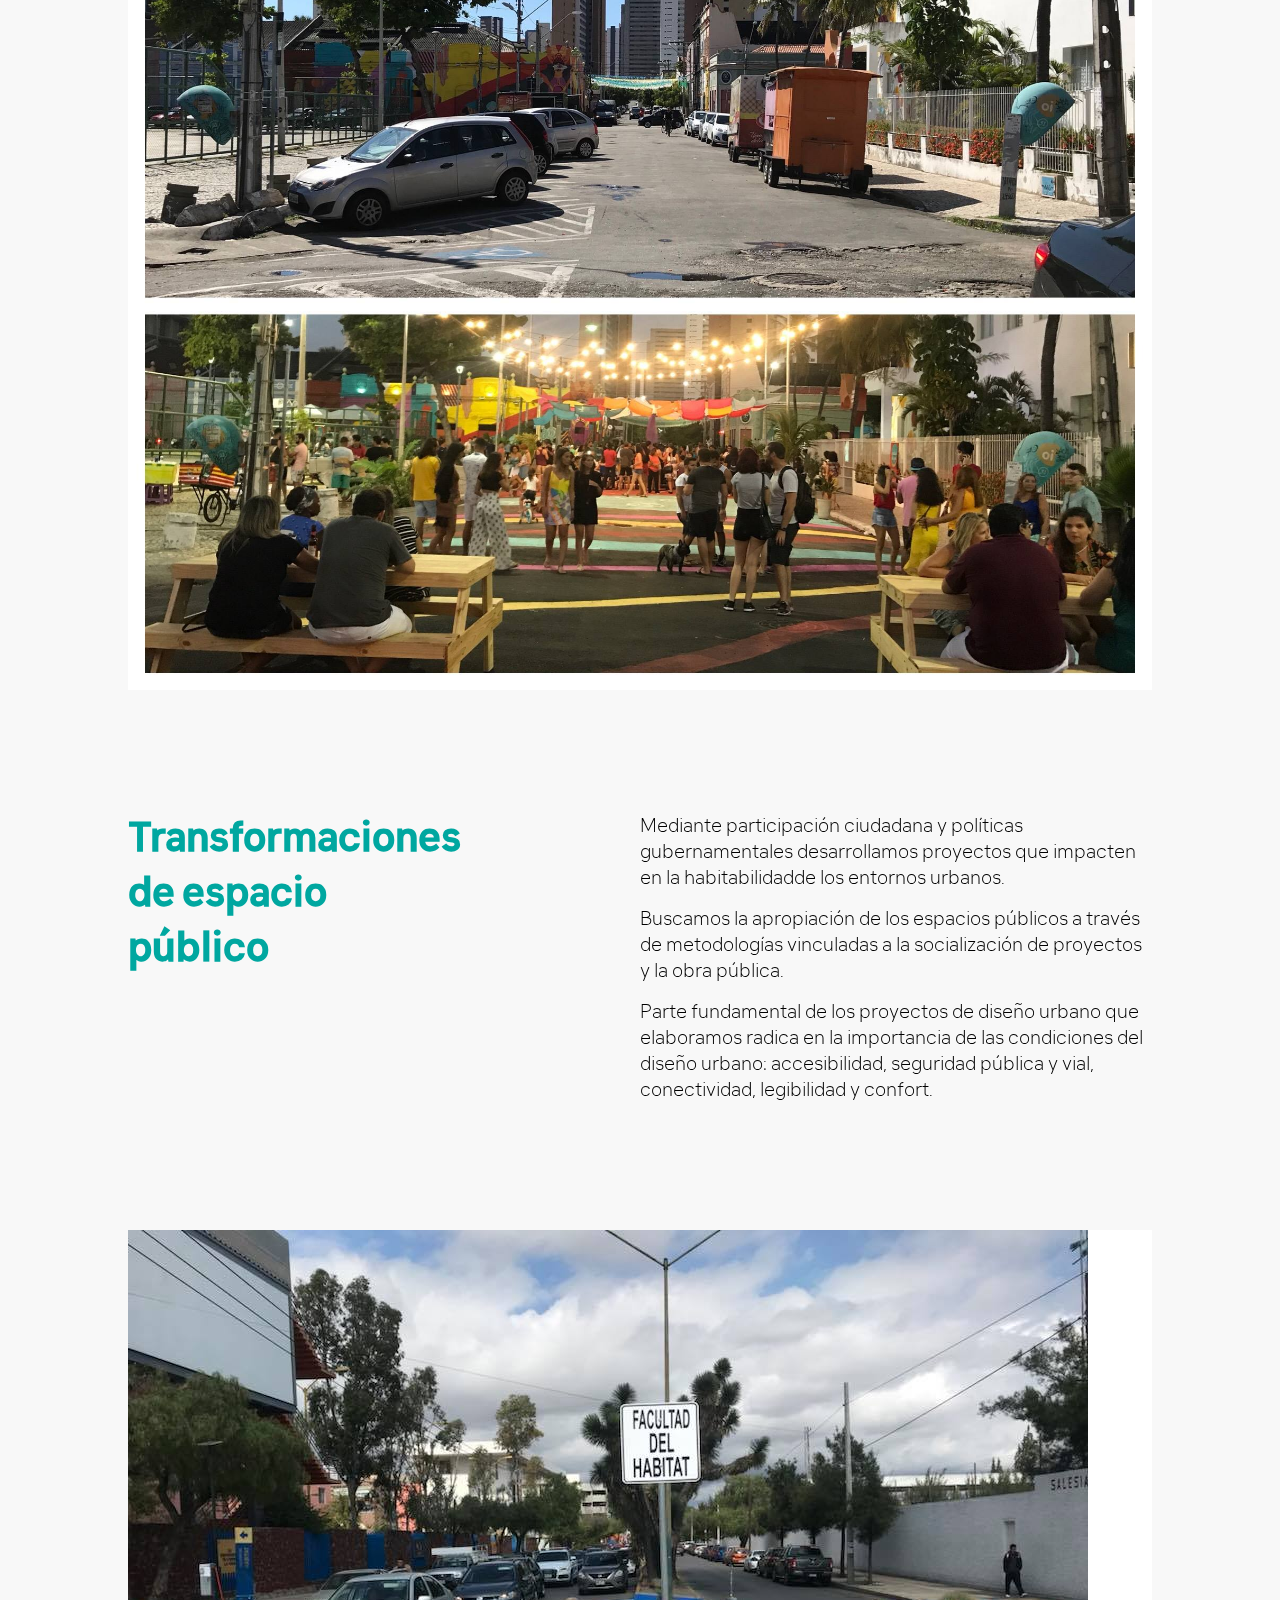
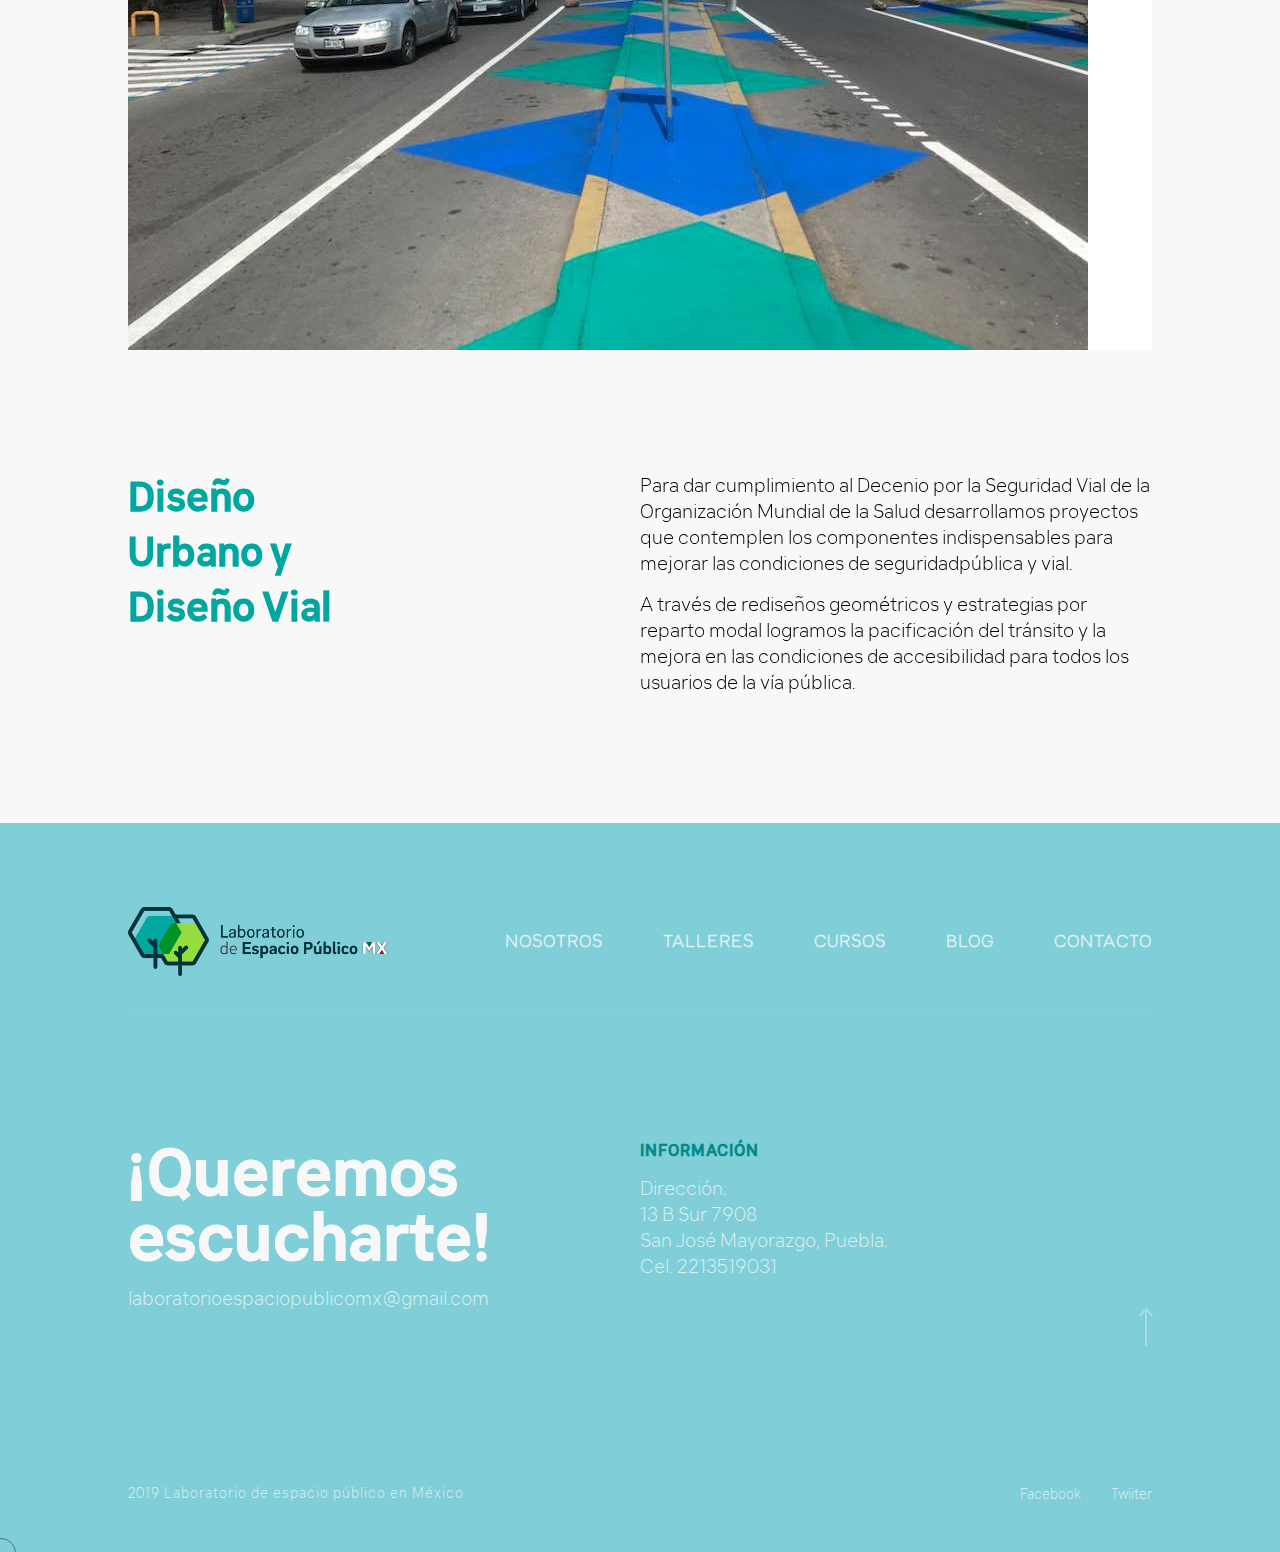
<file: company.html>
<!doctype html>
<html class="no-js" lang="zxx">

<head>
	<meta charset="utf-8">
	<meta http-equiv="x-ua-compatible" content="ie=edge">
	<title>Laboratorio de Espacio Público en México</title>
	<meta name="description" content="">
	<meta name="viewport" content="width=device-width, initial-scale=1, shrink-to-fit=no">

	<!-- Favicon -->
	<link rel="shortcut icon" href="img/favicon.ico" type="image/x-icon">
	<link rel="apple-touch-icon" href="img/icon.png">

	<!-- Google font (font-family: 'Poppins', sans-serif;) -->
	<link href="https://fonts.googleapis.com/css?family=Poppins:300,300i,400,400i,500,500i,600,600i,700,900"
		rel="stylesheet">


	<!-- Plugins -->
	<link rel="stylesheet" href="css/plugins.css">

	<!-- Style Css -->
	<link rel="stylesheet" href="style.css">

	<!-- Custom Styles -->
	<link rel="stylesheet" href="css/custom.css">
</head>

<body>
	<!--[if lte IE 9]>
    <p class="browserupgrade">You are using an <strong>outdated</strong> browser. Please <a href="https://browsehappy.com/">upgrade your browser</a> to improve your experience and security.</p>
  <![endif]-->


	<!-- Start Grid Line -->
	<div class="grid-lines-wrapper">
		<div class="grid-lines">
			<div class="grid-line"></div>
			<div class="grid-line"></div>
			<div class="grid-line"></div>
			<div class="grid-line"></div>
			<div class="grid-line"></div>
			<div class="grid-line"></div>
		</div>
	</div>
	<!-- End Grid Line -->

	<div class="ovl-menu-section">
		<div class="ovl-left">
			<div class="ovl-left-top">
				<div class="ovl-logo">
					<a href="index.html" class="big-cursor">
						<img src="img/logo/lab.png" style="max-width: 260px" alt="Laboratorio de espacio urbano">
					</a>
				</div>
				<div class="ovl-map">
				</div>
			</div>
			<div class="ovl-left-bottom">
				<div class="ovl-social">
					<ul class="social-share">
						<li><a href="https://www.facebook.com/Lepmx/" data-bgcolor="#4267b2">Facebook</a></li>
						<li><a href="https://twitter.com/LabEspacioPMx" data-bgcolor="#38A1F3">Twiiter</a></li>
					</ul>
				</div>
				<div class="ovl-quick-info">
					<h3 class="title">Contacto</h3>
					<p><span>Dirección:</span>13 B Sur 7908 <br>
						San José Mayorazgo, Puebla. <br>
						Cel. 2213519031
					</p>
				</div>
			</div>
		</div>
		<div class="ovl-right">
			<div class="menu otmb">
				<div class="hd-right text-right">
					<div class="menu menu-toggle open">
						<div class="menu-toggle-inner">
							<div class="menu-text-wrap">
								<span class="menu-text open-text">Menu</span>
								<span class="menu-text close-text">Close</span>
							</div>
							<div class="hamburger-wrap">
								<div class="hamburger">
									<span></span>
									<span></span>
									<span></span>
								</div>
							</div>
						</div>
					</div>
				</div>
			</div>
			<div class="ovl-menu">
				<nav>
					<ul class="hamburger-menu">
						<li class="menu-item"><a class="big-cursor" href="index.html">Inicio</a></li>
						<li class="menu-item"><a class="big-cursor" href="company.html">Nosotros</a></li>
						<li class="menu-item"><a class="big-cursor" href="project.html">Talleres</a>
						<li class="menu-item"><a class="big-cursor" href="blog-details.html">Cursos</a>
						<li class="menu-item"><a class="big-cursor" href="blog.html">Blog</a></li>
						<li class="menu-item"><a class="big-cursor" href="contact.html">Contacto</a></li>
					</ul>
				</nav>
			</div>
		</div>
	</div>

	<!-- Wrapper -->
	<div id="wrapper" class="wrapper">
		<!-- Header -->
		<header class="header rn-header header-transparent">
			<div class="header-top d-flex justify-content-between">
				<div class="logo">
					<a href="index.html">
						<img src="img/logo/lab.png" style="max-width: 260px;" alt="creative agency" class="white-logo">
						<img src="img/logo/lab.png" style="max-width: 260px;" alt="creative agency" class="black-logo">
					</a>
				</div>
				<div class="menu otmb">
					<div class="hd-right text-right">
						<div class="menu menu-toggle">
							<div class="menu-toggle-inner">
								<div class="menu-text-wrap">
									<span class="menu-text open-text">Menu</span>
									<span class="menu-text close-text">Close</span>
								</div>
								<div class="hamburger-wrap">
									<div class="hamburger">
										<span></span>
										<span></span>
										<span></span>
									</div>
								</div>
							</div>
						</div>
					</div>
				</div>
			</div>
		</header>
		<!--// Header -->

		<div class="banner-area">
			<img src="img/lab/urbanistas.jpg" style="-webkit-filter: grayscale(100%); /* Safari 6.0 - 9.0 */
			filter: grayscale(100%);" alt="Project Single">
		</div>

		<!-- Page Conttent -->
		<main class="page-content" data-midnight="white">
			<div class="about-content rn-project-meta-area rn-project section-ptb-xl">
				<div class="row">
					<div class="col-1 offset-1">
						<div class="rn-project-meta-inner">
							<div class="section-title">
								<h2>Nosotros</h2>
								<p>Nos mueve estudiar, luchar y diseñar espacios públicos para mejorar la calidad de vida de las
									personas en las ciudades y comunidades rurales. </p>
							</div>
						</div>
					</div>
					<div class="col-2 offset-1">
						<div class="rn-project-content">
							<p>La vida en las ciudades cada día es diferente. La constante explosión demográfica y los múltiples
								sistemas que le brindan complejidad a lo urbano es nuestro laboratorio. Cada urbe, cada zona de la
								ciudad, cada espacio público es diferente por las personas y las actividades que tienen como
								denominador. </p>
							<p>Los Científicos del Laboratorio de Espacio Público son personas que observan, reportan, analizan y
								sintetizan lo que ocurre a partir de la vida ente los edificios. Conformado por profesionales de
								diversas disciplinas como: psicología, antropología, sociología, diseño urbano, ingeniería ambiental,
								arquitectura, urbanismo, ingeniería civil, diseño gráfico y contaduría.</p>
						</div>
					</div>
				</div>
				<div class="row section-pt-md">
					<div class="col-3 offset-1">
						<div class="content row">
							<div class="col-1 project-type wow fadeInLeft" data-wow-delay="200ms" data-wow-duration="1000ms">
								<h6>Planeación Urbana </h6>
								<ul>
									<li>
										<p>Instrumentos de planeación</p>
									</li>
									<li>
										<p>Asesoría y acompañamiento</p>
									</li>
								</ul>
							</div>
							<div class="col-1 project-type wow fadeInLeft" data-wow-delay="500ms" data-wow-duration="1000ms">
								<h6>Diseño urbano</h6>
								<ul>
									<li>
										<p>Transformaciones de espacio público</p>
									</li>
									<li>
										<p>Diseño Urbano y Diseño Vial</p>
									</li>
								</ul>
							</div>
							<div class="col-1 project-type wow fadeInLeft" data-wow-delay="800ms" data-wow-duration="1000ms">
								<h6>Estudios</h6>
								<ul>
									<li>
										<p>Estudio de espacio público</p>
									</li>
									<li>
										<p>Estudios de movilidad urbana sustentable</p>
									</li>
									<li>
										<p>Estudios de transito y transporte público</p>
									</li>
									<li>
										<p>Estudios de vida pública</p>
									</li>
								</ul>
							</div>
							<div class="col-1 project-type wow fadeInLeft" data-wow-delay="1000ms" data-wow-duration="1000ms">
								<h6>Talleres</h6>
								<ul>
									<li>
										<p>Urbanismo Táctico</p>
									</li>
									<li>
										<p>Sensibilización en materia de movilidad</p>
									</li>
								</ul>
							</div>
						</div>
					</div>
				</div>
			</div>

			<!-- Start Out Story Area -->
			<div class="rn-project-meta-area rn-project section-ptb-xl bg_color--3">
				<div class="row">
					<div class="col-1 offset-1">
						<div class="rn-project-meta-inner">
							<div class="section-title">
								<h2>Instrumentos de planeación</h2>
							</div>
						</div>
					</div>
					<div class="col-2 offset-1">
						<div class="rn-project-content">
							<p>Recuperamos y mejoramos los entornos urbanos a
								través de instrumentos de planeación que
								contemplen una visión integral y apliquen los
								acuerdos signados por México en la Nueva Agenda
								Urbana (Hábitat III).</p>
							<p>El equipo del Laboratorio desarrolla planeación a
								diferentes escalas urbanas desde barrios, colonias,
								unidades habitacionales y fraccionamientos hasta
								polígonos específicos, planes parciales o programas
								de desarrollo urbano municipal.</p>
						</div>
					</div>
				</div>
			</div>

			<!-- Start Out Story Area -->
			<div class="rn-project-meta-area rn-project bg_color--3">
				<div class="row">
					<div class="col-1 offset-1">
						<div class="rn_surface">
							<img src="img/lab/instrumentos.jpg" alt="single" data-zoomable>
						</div>
					</div>
					<div class="col-2 offset-1">
						<div class="rn-project-content rn_surface">
							<img src="img/lab/asesoria.jpg" alt="single" data-zoomable>
						</div>
					</div>
				</div>
			</div>
			<!-- End Out Story Area -->

			<!-- Start Out Story Area -->
			<div class="rn-project-meta-area rn-project section-ptb-xl bg_color--3">
				<div class="row">
					<div class="col-1 offset-1">
						<div class="rn-project-meta-inner">
							<div class="section-title">
								<h2>Asesoría y acompañamiento</h2>
							</div>
						</div>
					</div>
					<div class="col-2 offset-1">
						<div class="rn-project-content">
							<p>Para clientes municipales, instituciones
								gubernamentales o iniciativa privada
								realizamos asesoría específica sobre la
								inclusión de los Objetivos del Desarrollo
								Sostenible 2030 a sus planes y programas de
								desarrollo.</p>
							<p>Colaboramos también en la integración de los
								instrumentos de planeación existentes con la
								Agenda 2030 por medio de asesoría técnica
								especializada.</p>
						</div>
					</div>
				</div>
			</div>

			<!-- End Out Story Area -->
			<div class="full-width-box bg_color--3">
				<div class="rn_surface">
					<img src="img/lab/transformaciones.jpg" alt="single" data-zoomable>
				</div>
			</div>

			<!-- Start Out Story Area -->
			<div class="rn-project-meta-area rn-project section-ptb-xl bg_color--3">
				<div class="row">
					<div class="col-1 offset-1">
						<div class="rn-project-meta-inner">
							<div class="section-title">
								<h2>Transformaciones de espacio público</h2>
							</div>
						</div>
					</div>
					<div class="col-2 offset-1">
						<div class="rn-project-content">
							<p>Mediante participación ciudadana y políticas
								gubernamentales desarrollamos proyectos que
								impacten en la habitabilidadde los entornos urbanos.</p>
							<p>Buscamos la apropiación de los espacios públicos a
								través de metodologías vinculadas a la socialización
								de proyectos y la obra pública.</p>
							<p>Parte fundamental de los proyectos de diseño urbano
								que elaboramos radica en la importancia de las
								condiciones del diseño urbano: accesibilidad,
								seguridad pública y vial, conectividad, legibilidad y
								confort.</p>
						</div>
					</div>
				</div>
			</div>

			<!-- End Out Story Area -->
			<div class="full-width-box bg_color--3">
				<div class="rn_surface">
					<img src="img/lab/durbano.jpg" alt="single" data-zoomable>
				</div>
			</div>

			<!-- Start Out Story Area -->
			<div class="rn-project-meta-area rn-project section-ptb-xl bg_color--3">
				<div class="row">
					<div class="col-1 offset-1">
						<div class="rn-project-meta-inner">
							<div class="section-title">
								<h2>Diseño Urbano y Diseño Vial</h2>
							</div>
						</div>
					</div>
					<div class="col-2 offset-1">
						<div class="rn-project-content">
							<p>Para dar cumplimiento al Decenio por la Seguridad
								Vial de la Organización Mundial de la Salud
								desarrollamos proyectos que contemplen los
								componentes indispensables para mejorar las
								condiciones de seguridadpública y vial.</p>
							<p>A través de rediseños geométricos y estrategias por
								reparto modal logramos la pacificación del tránsito
								y la mejora en las condiciones de accesibilidad para
								todos los usuarios de la vía pública.</p>
						</div>
					</div>
				</div>
			</div>


			<!-- <div class="about-content join-our-team-section rn-project-meta-area rn-project section-ptb-xl">
				<div class="row">
					<div class="col-2 offset-1">
						<div class="rn-project-meta-inner">
							<div class="section-title">
								<h1>We're Hiring. Join Our Team.</h1>
								<p>There are many variations ges of Lorem Ipsum available, but the majority have suffered. alteration in
									some form, by injected humour</p>
								<div class="story-btn">
									<a href="#">Join Now</a>
								</div>
							</div>
						</div>
					</div>
				</div>
			</div> -->


		</main>
		<!-- Footer -->
		<footer class="footer rn-footer bg_color--4" data-midnight="black">
			<div class="footer-top">
				<div class="logo">
					<a href="index.html">
						<img src="img/logo/lab.png" style="max-width: 260px" alt="creative agency">
					</a>
				</div>
				<div class="ft-menu">
					<ul class="ftmainmenu">
						<li><a href="company.html" class="no-cursor">Nosotros</a></li>
						<li><a href="project.html" class="no-cursor">Talleres</a></li>
						<li><a href="blog-details.html" class="no-cursor">Cursos</a></li>
						<li><a href="blog.html" class="no-cursor">Blog</a></li>
						<li><a href="contact.html" class="no-cursor">Contacto</a></li>
					</ul>
				</div>
			</div>
			<!-- Start Footer Container -->
			<div class="footer-container">
				<div class="footer-left">
					<h1>¡Queremos escucharte!</h1>
					<p><a>laboratorioespaciopublicomx@gmail.com</a></p>
				</div>
				<div class="footer-right">
					<h2 class="title" style="color:darkcyan">Información</h2>

					<div class="address-wrapper">
						<div class="address">
							<p><span>Dirección:</span>13 B Sur 7908 <br>
								San José Mayorazgo, Puebla. <br>
								Cel. 2213519031
							</p>
						</div>
					</div>
					<!-- Scroll to Top -->
					<div class="scrolltotop creative-cursor">
						<div class="arrow-top"></div>
						<div class="arrow-top-line"></div>
					</div>
				</div>
			</div>
			<!-- End Footer Container -->

			<!-- Start Copyright Area -->
			<div class="copyright">
				<div class="cp-left">
					<p>2019 Laboratorio de espacio público en México</p>
				</div>
				<div class="cp-right">
					<ul class="social-share">
						<li><a href="https://www.facebook.com/Lepmx/" data-bgcolor="#4267b2">Facebook</a></li>
						<li><a href="https://twitter.com/LabEspacioPMx" data-bgcolor="#38A1F3">Twiiter</a></li>
					</ul>
				</div>
			</div>
			<!-- End Copyright Area -->

		</footer>
		<!--// Footer -->
	</div>

	<div class="cursor"></div>
	<!--// Wrapper -->

	<!-- Js Files -->
	<script src="js/vendor/modernizr-3.6.0.min.js"></script>
	<script src="js/vendor/jquery.js"></script>
	<script src="js/plugins.js"></script>
	<script src="js/ScrollMagic.min.js"></script>
	<script src="js/TweenMax.js"></script>
	<script src="js/medium-zoom.min.js"></script>
	<script src="js/main.js"></script>
</body>

</html>
</file>
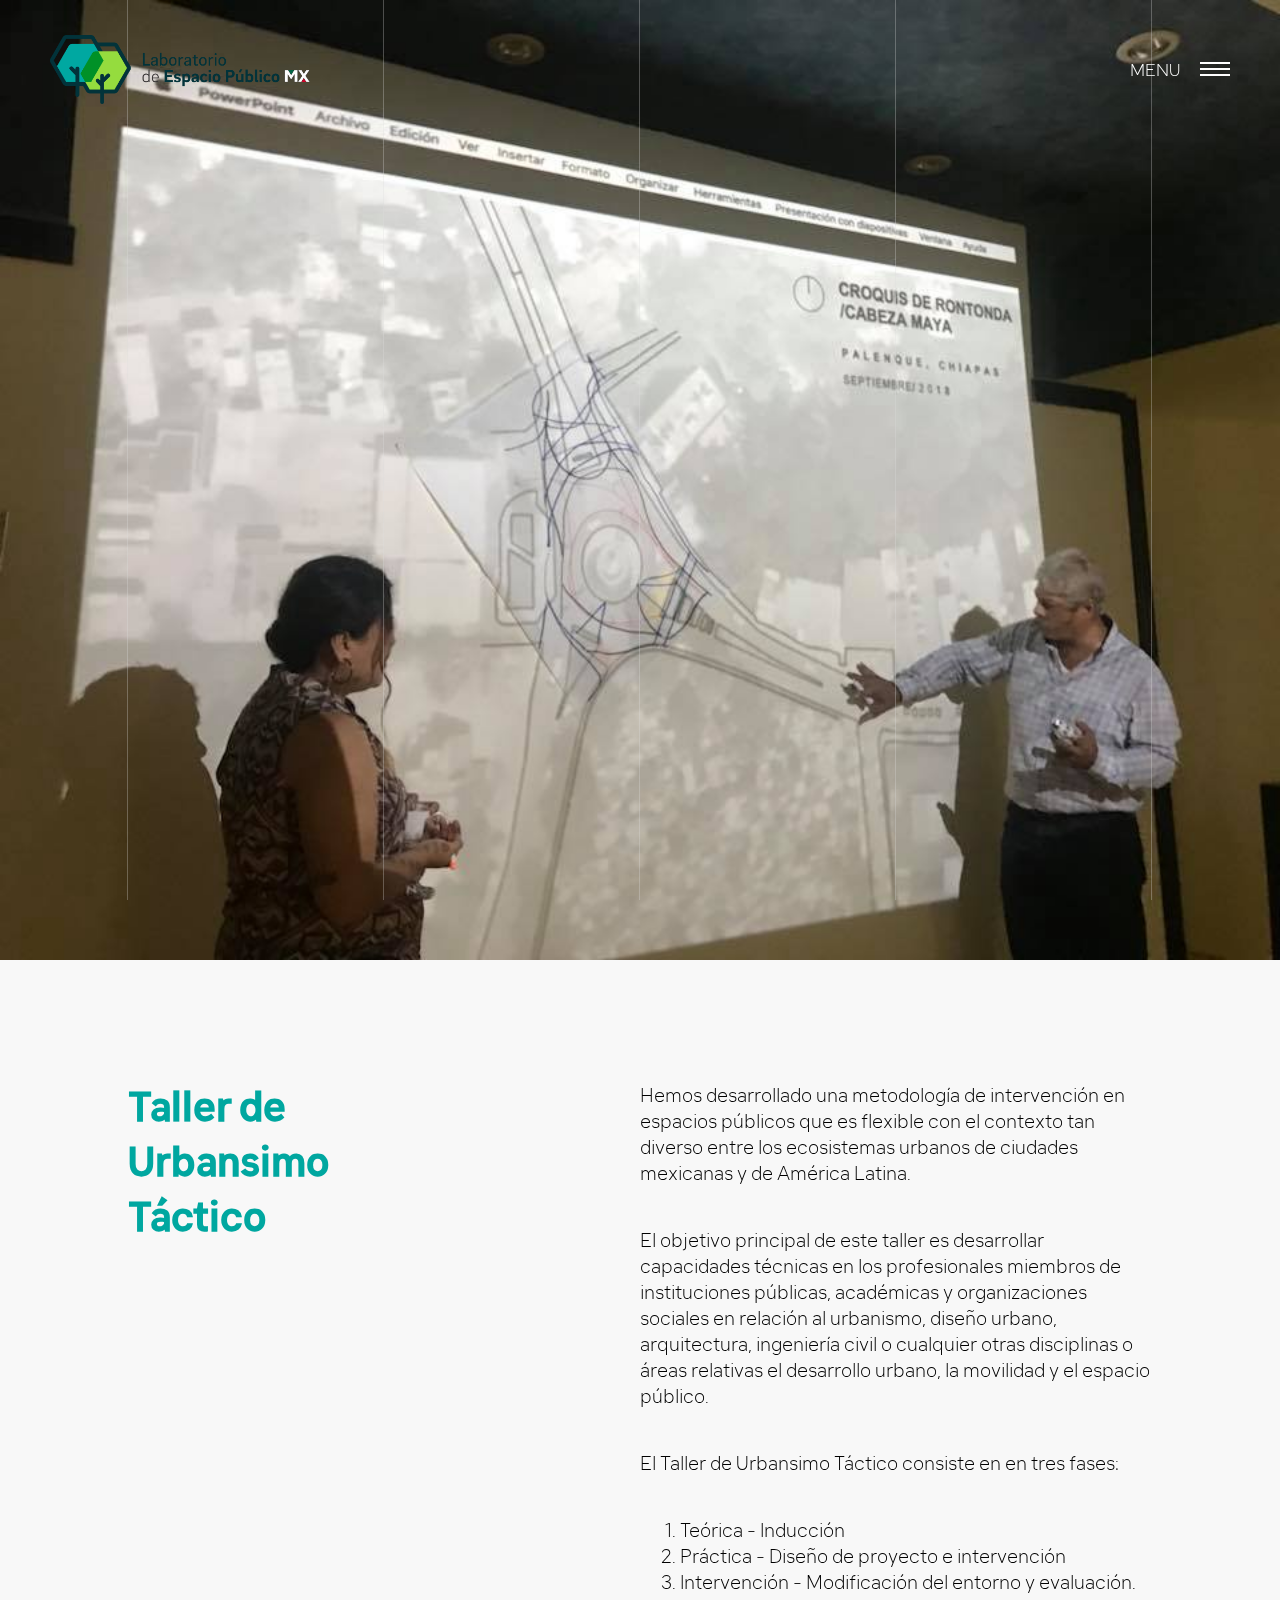
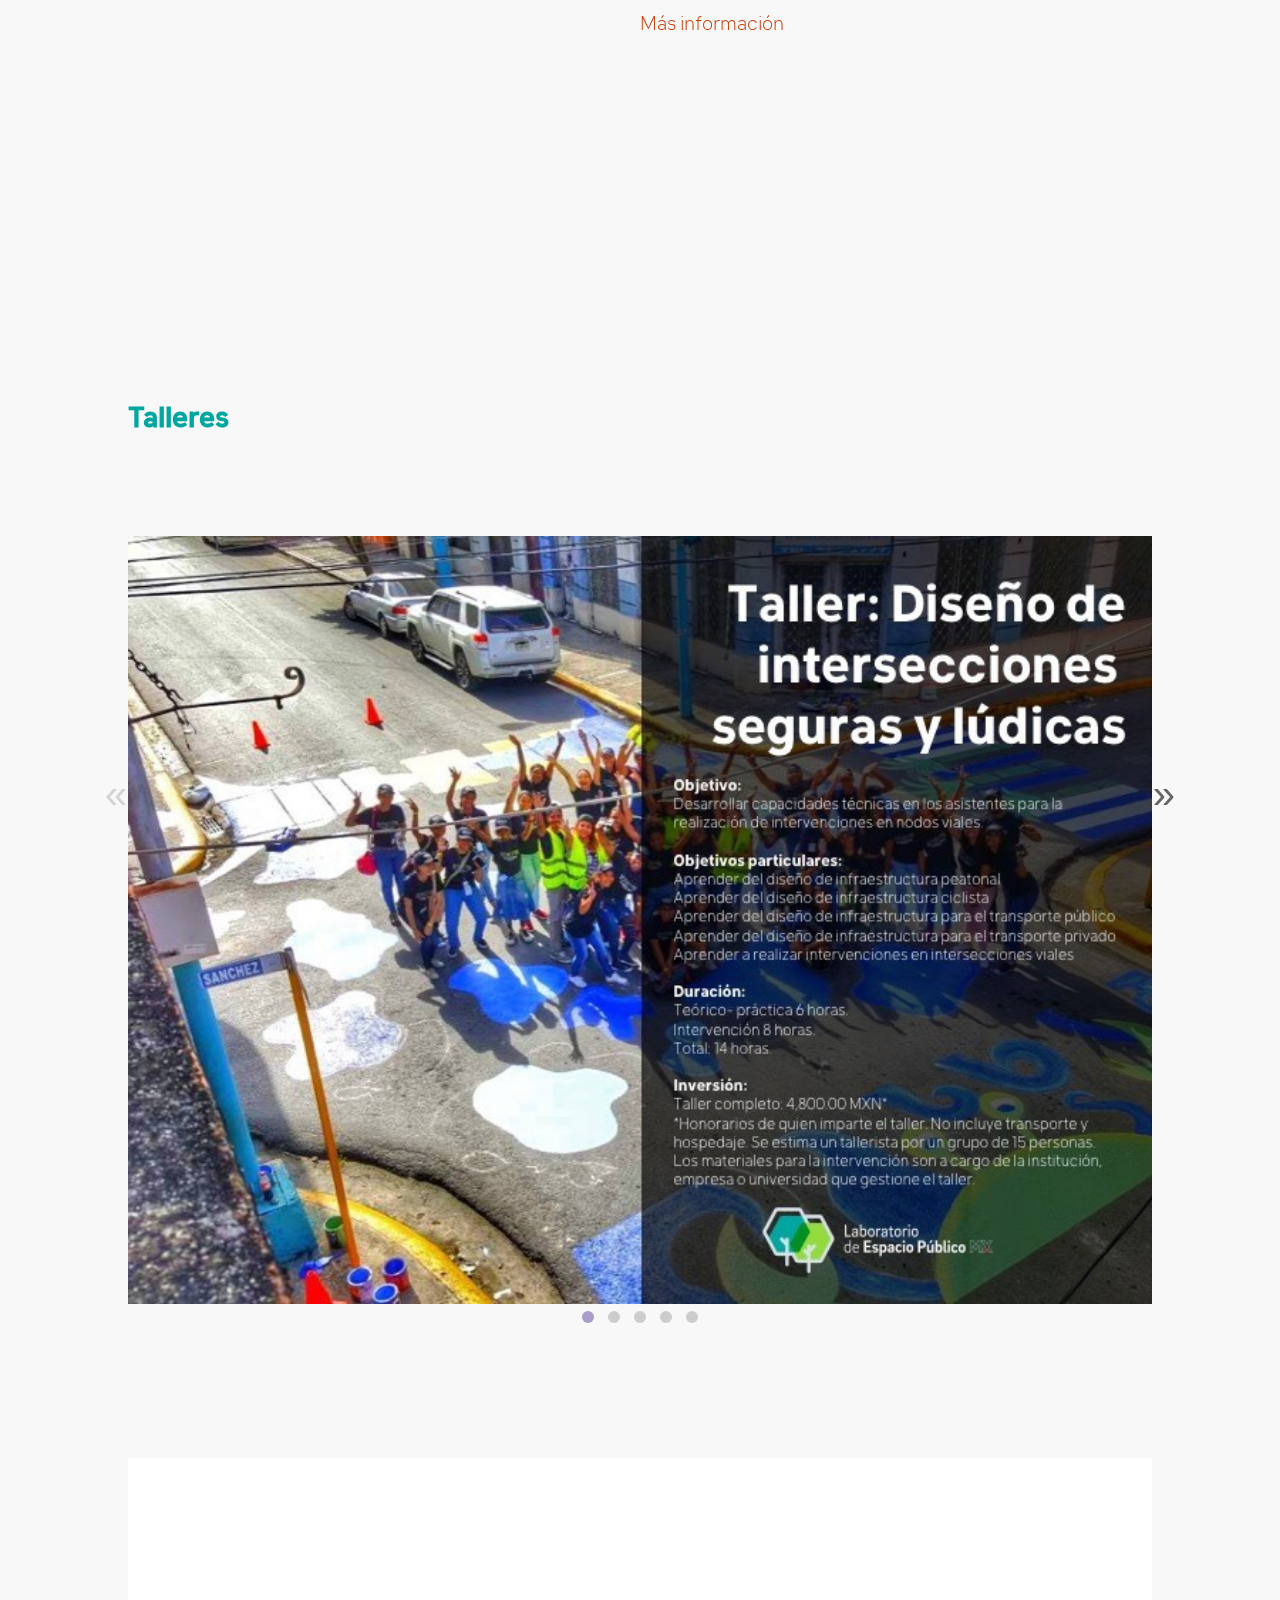
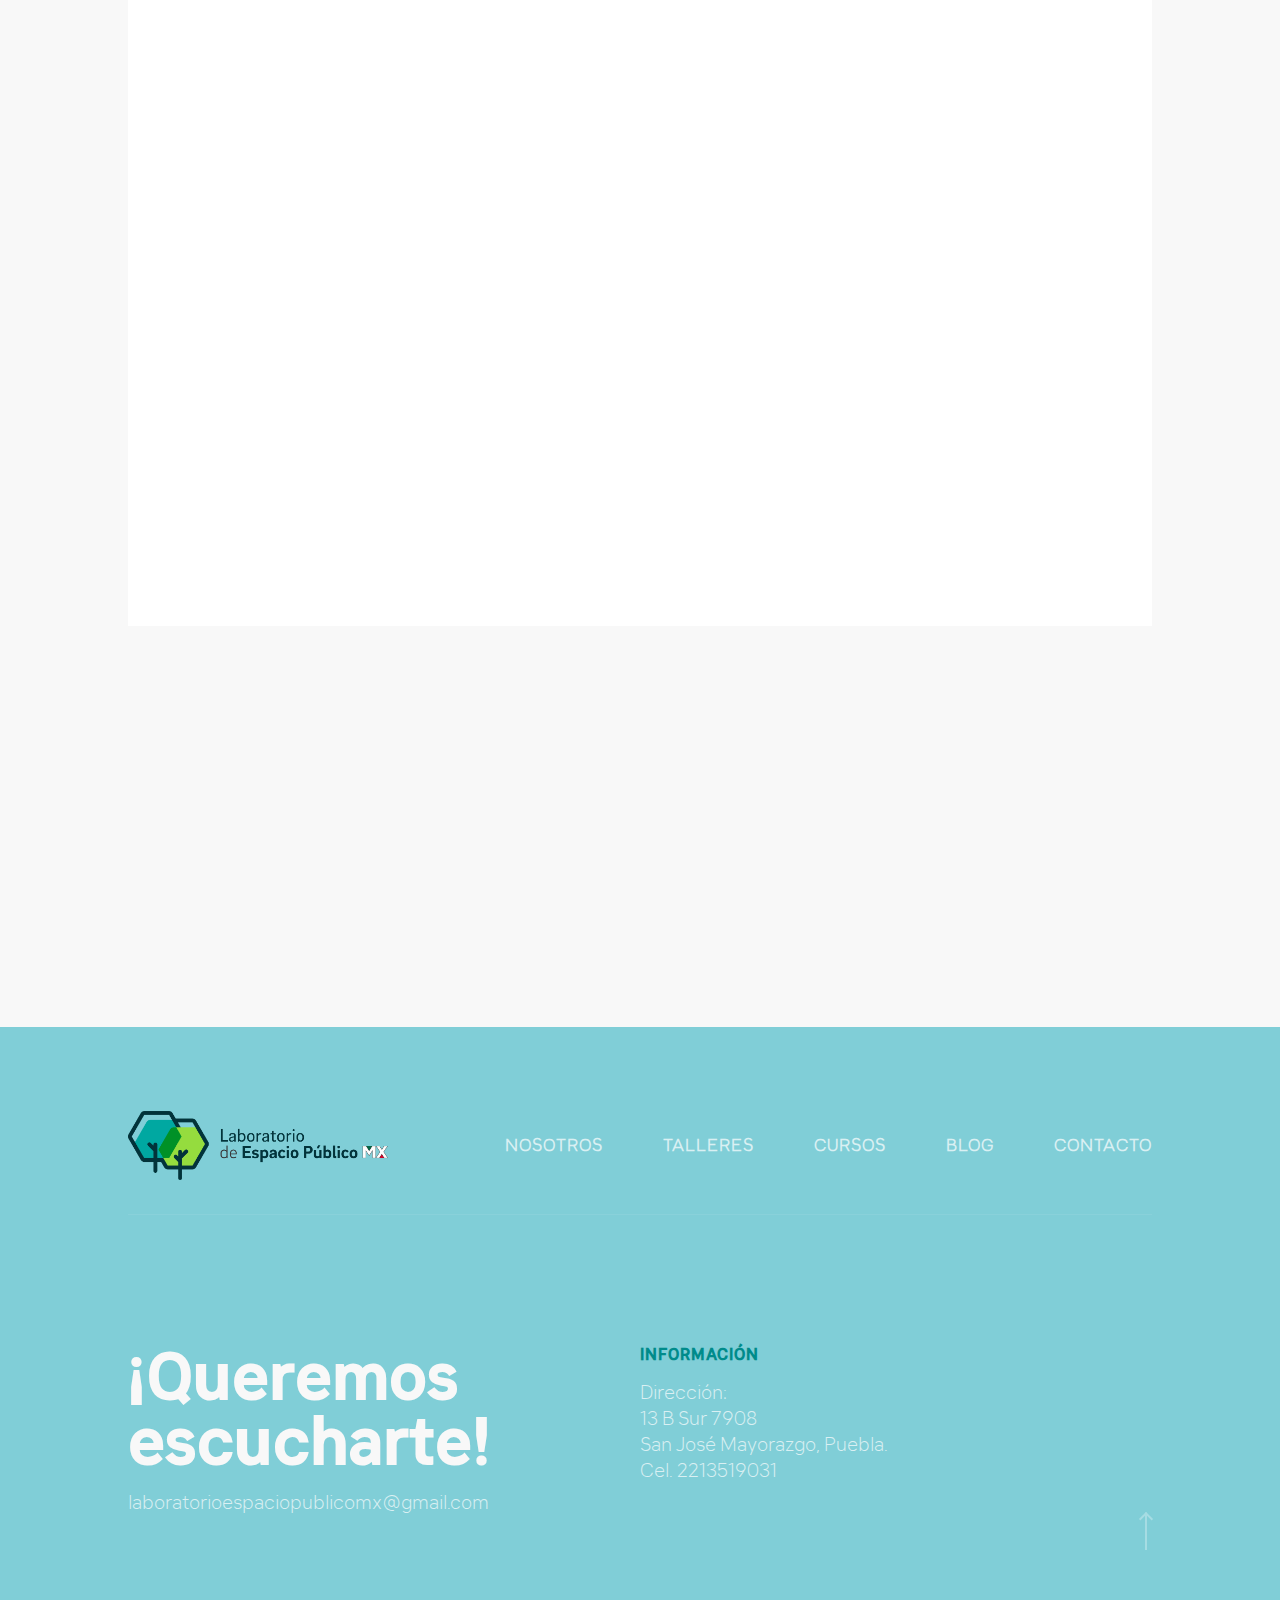
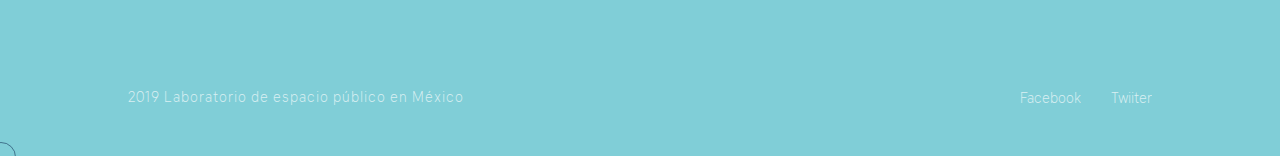
<file: project.html>
<!doctype html>
<html class="no-js" lang="zxx">

<head>
	<meta charset="utf-8">
	<meta http-equiv="x-ua-compatible" content="ie=edge">
	<title>Laboratorio de Espacio Público en México</title>
	<meta name="description" content="">
	<meta name="viewport" content="width=device-width, initial-scale=1, shrink-to-fit=no">

	<!-- Favicon -->
	<link rel="shortcut icon" href="img/favicon.ico" type="image/x-icon">
	<link rel="apple-touch-icon" href="img/icon.png">

	<!-- Google font (font-family: 'Poppins', sans-serif;) -->
	<link href="https://fonts.googleapis.com/css?family=Poppins:300,300i,400,400i,500,500i,600,600i,700,900"
		rel="stylesheet">


	<!-- Plugins -->
	<link rel="stylesheet" href="css/plugins.css">

	<!-- Style Css -->
	<link rel="stylesheet" href="style.css">

	<!-- Custom Styles -->
	<link rel="stylesheet" href="css/custom.css">
	<link rel="stylesheet" href="./scss/glider/glider.min.css">
</head>

<body>
	<!--[if lte IE 9]>
    <p class="browserupgrade">You are using an <strong>outdated</strong> browser. Please <a href="https://browsehappy.com/">upgrade your browser</a> to improve your experience and security.</p>
  <![endif]-->

	<!-- Preloader 
	<div id="rn-preloader-wrap">
		<div class="rn-preloader-box">
			<div class="rn-preloader-content">
				<div class="rn-preloader-circle"></div>
				<div class="rn-preloader-line-mask">
					<div class="rn-preloader-line"></div>
				</div>
				<img src="img/logo/logo-circle.png" alt="logo">
			</div>
		</div>
	</div>
	 Prealoader -->
	<div class="rn-page-progress-container">
		<div class="rn-page-progress-bar" id="rn-page-progress-bar"></div>
	</div>

	<!-- Start Grid Line -->
	<div class="grid-lines-wrapper">
		<div class="grid-lines">
			<div class="grid-line"></div>
			<div class="grid-line"></div>
			<div class="grid-line"></div>
			<div class="grid-line"></div>
			<div class="grid-line"></div>
			<div class="grid-line"></div>
		</div>
	</div>
	<!-- End Grid Line -->

	<div class="ovl-menu-section">
		<div class="ovl-left">
			<div class="ovl-left-top">
				<div class="ovl-logo">
					<a href="index.html" class="big-cursor">
						<img src="img/logo/lab.png" style="max-width: 260px" alt="Laboratorio de espacio urbano">
					</a>
				</div>
				<div class="ovl-map">
				</div>
			</div>
			<div class="ovl-left-bottom">
				<div class="ovl-social">
					<ul class="social-share">
						<li><a href="https://www.facebook.com/Lepmx/" data-bgcolor="#4267b2">Facebook</a></li>
						<li><a href="https://twitter.com/LabEspacioPMx" data-bgcolor="#38A1F3">Twiiter</a></li>
					</ul>
				</div>
				<div class="ovl-quick-info">
					<h3 class="title">Contacto</h3>
					<p><span>Dirección:</span>13 B Sur 7908 <br>
						San José Mayorazgo, Puebla. <br>
						Cel. 2213519031
					</p>
				</div>
			</div>
		</div>
		<div class="ovl-right">
			<div class="menu otmb">
				<div class="hd-right text-right">
					<div class="menu menu-toggle open">
						<div class="menu-toggle-inner">
							<div class="menu-text-wrap">
								<span class="menu-text open-text">Menu</span>
								<span class="menu-text close-text">Close</span>
							</div>
							<div class="hamburger-wrap">
								<div class="hamburger">
									<span></span>
									<span></span>
									<span></span>
								</div>
							</div>
						</div>
					</div>
				</div>
			</div>
			<div class="ovl-menu">
				<nav>
					<ul class="hamburger-menu">
						<li class="menu-item"><a class="big-cursor" href="index.html">Inicio</a></li>
						<li class="menu-item"><a class="big-cursor" href="company.html">Nosotros</a></li>
						<li class="menu-item"><a class="big-cursor" href="project.html">Talleres</a>
						<li class="menu-item"><a class="big-cursor" href="blog-details.html">Cursos</a>
						<li class="menu-item"><a class="big-cursor" href="blog.html">Blog</a></li>
						<li class="menu-item"><a class="big-cursor" href="contact.html">Contacto</a></li>
					</ul>
				</nav>
			</div>
		</div>
	</div>

	<!-- Wrapper -->
	<div id="wrapper" class="wrapper">
		<!-- Header -->
		<header class="header rn-header header-transparent">
			<div class="header-top d-flex justify-content-between">
				<div class="logo">
					<a href="index.html">
						<img src="img/logo/lab.png" style="max-width: 260px;" alt="creative agency" class="white-logo">
						<img src="img/logo/lab.png" style="max-width: 260px;" alt="creative agency" class="black-logo">
					</a>
				</div>
				<div class="menu otmb">
					<div class="hd-right text-right">
						<div class="menu menu-toggle">
							<div class="menu-toggle-inner">
								<div class="menu-text-wrap">
									<span class="menu-text open-text">Menu</span>
									<span class="menu-text close-text">Close</span>
								</div>
								<div class="hamburger-wrap">
									<div class="hamburger">
										<span></span>
										<span></span>
										<span></span>
									</div>
								</div>
							</div>
						</div>
					</div>
				</div>
			</div>
		</header>
		<!--// Header -->
		<div class="banner-area">
			<img src="img/lab/tactico.jpg" alt="Project Single">
		</div>
		<!-- Page Conttent -->
		<main class="page-content" data-midnight="white">

			<div class="rn-project-meta-area rn-project section-ptb-xl bg_color--3">
				<div class="row">
					<div class="col-1 offset-1">
						<div class="rn-project-meta-inner">
							<div class="section-title">
								<h2>Taller de Urbansimo Táctico</h2>
							</div>
							<div class="rn-project-meta">
								<div class="project-type wow fadeInLeft" data-wow-delay="200ms" data-wow-duration="1000ms">
									<h6>Ciudades</h6>
									<p>Oaxaca</p>
									<p>Mérida</p>
									<p>Puebla</p>
									<p>Ciudad de México</p>
									<p>Texcoco</p>
									<p>San Andrés Cholula</p>
									<p>Los cabos</p>
									<p>Mazatlán</p>
									<p>Atlixco</p>
									<p>Guerrero</p>
									<p>Toluca</p>
									<p>Palenque</p>
									<p>Bogotá</p>
									<p>San Pedro Macorís</p>
								</div>
								<div class="project-type wow fadeInLeft" data-wow-delay="200ms" data-wow-duration="1000ms">
									<p>2017 - 2018</p>
								</div>
							</div>
						</div>
					</div>
					<div class="col-2 offset-1">
						<div class="rn-project-content">
							<p>Hemos desarrollado una metodología de intervención en espacios públicos que es flexible con el contexto
								tan diverso entre los ecosistemas urbanos de ciudades mexicanas y de América Latina. </p>
							<br>
							<p>El objetivo principal de este taller es desarrollar capacidades técnicas en los profesionales miembros
								de instituciones públicas, académicas y organizaciones sociales en relación al urbanismo, diseño urbano,
								arquitectura, ingeniería civil o cualquier otras disciplinas o áreas relativas el desarrollo urbano, la
								movilidad y el espacio público.</p>
							<br>
							<p>El Taller de Urbansimo Táctico consiste en en tres fases:</p> <br>
							<ol>
								<li>Teórica - Inducción </li>
								<li>Práctica - Diseño de proyecto e intervención</li>
								<li>Intervención - Modificación del entorno y evaluación.</li>
							</ol>

							<span>
								<a target="_blank" href="https://issuu.com/laboratorioespaciopublicomx/docs/taller_ut_2018.lepmx">Más
									información</a></span>
						</div>
					</div>
				</div>
			</div>

			<!-- Start Our Project Area -->
			<div class="rn-project-area section-ptb-xl bg_color--3">
				<div class="project-container">
					<div class="col-1 offset-1">
						<div class="section-title">
							<h2>Talleres</h2>
						</div>
					</div>

					<div class="project-wrapper">

						<!-- Start Single Project -->
						<div class="rn-project mt--100">
							<div class="col-4 offset-1">
									<div class="glider-contain">
											<div class="glider">
												<div><img class="img-slide" src="./img/taller/TALLER  INT.SEGURAS.jpg" alt=""></div>
												<div><img class="img-slide" src="./img/taller/TALLER ENTR. ESCOLARES.jpg" alt=""></div>
												<div><img class="img-slide" src="./img/taller/TALLER INT.COMPLEJAS.jpg" alt=""></div>
												<div><img class="img-slide" src="./img/taller/TALLER POLITICAS PUBLICAS.jpg" alt=""></div>
												<div><img class="img-slide" src="./img/taller/TALLER SEGURIDAD PUBLICA.jpg" alt=""></div>
											</div>

											<button role="button" aria-label="Previous" class="glider-prev">«</button>
											<button role="button" aria-label="Next" class="glider-next">»</button>
											<div role="tablist" class="dots" id="dots"></div>
										</div>
								<!-- <div class="thumb">
									<div class="rn_surface">
										<a href="#">
											<img src="img/project/project-1.jpg" alt="creative agency">
										</a>
										
									</div>
								</div> -->
							</div>
							<div class="col-3 offset-1">
								<div class="content row">
									<div class="project-type wow fadeInLeft" data-wow-delay="200ms" data-wow-duration="1000ms">
										<h6>Taller de urbanismo táctico</h6>
									</div>
								</div>
							</div>
						</div>
						<!-- End Single Project -->

						<!-- Start Single Project -->
						<div class="rn-project mt--100">
							<div class="col-4 offset-2">
								<div class="thumb">
									<div class="rn_surface">
										<a href="#">
											<img src="img/lab/sensibilizacion.jpg" alt="creative agency">
										</a>
									</div>
									<div class="project-btn wow fadeInLeft" data-wow-delay="500ms" data-wow-duration="1000ms">
										<a href="#">
											<svg xmlns="http://www.w3.org/2000/svg" xmlns:xlink="http://www.w3.org/1999/xlink"
												enable-background="new 0 0 32 32" height="32px" version="1.1" viewBox="0 0 32 32" width="50px"
												xml:space="preserve">
												<defs>
													<title>Arrow</title>
												</defs>
												<path clip-rule="evenodd"
													d="M32,16.009c0-0.267-0.11-0.522-0.293-0.714 l-9.899-9.999c-0.391-0.395-1.024-0.394-1.414,0c-0.391,0.394-0.391,1.034,0,1.428l8.193,8.275H1c-0.552,0-1,0.452-1,1.01 s0.448,1.01,1,1.01h27.586l-8.192,8.275c-0.391,0.394-0.39,1.034,0,1.428c0.391,0.394,1.024,0.394,1.414,0l9.899-9.999 C31.894,16.534,31.997,16.274,32,16.009z"
													fill-rule="evenodd" />
											</svg>
										</a>
									</div>
								</div>
							</div>
							<div class="col-3 offset-2">
								<div class="content row">
									<div class="project-type wow fadeInLeft" data-wow-delay="200ms" data-wow-duration="1000ms">
										<h6>Sensibilización en materia de movilidad</h6>
										<p>Desarrollamos metodologías para diferentes públicos
											objetivos con la finalidad de promover consciencia
											colectiva sobre las necesidades de mudar los hábitos
											de movilidad en las zonas urbanas hacia mejores
											patrones de sostenibilidad.</p>
									</div>
									<div class="project-type wow fadeInLeft" data-wow-delay="500ms" data-wow-duration="1000ms">

										<p>Creemos firmemente en la comunicación asertiva
											para lograr empatía entre todas las personas sin
											distinción de su principalmodo de transporte.</p>
									</div>
									<div class="project-type wow fadeInLeft" data-wow-delay="800ms" data-wow-duration="1000ms"
										style="margin-left:10px">

										<p>La sensibilización que desarrollamos define los
											conceptos de ciudades compactas, resilientes y
											conectadas.</p>
									</div>
								</div>
							</div>
						</div>
						<!-- End Single Project -->
					</div>
				</div>
			</div>
			<!-- End Our Project Area -->
		</main>
		<!-- Footer -->
		<footer class="footer rn-footer bg_color--4" data-midnight="black">
			<div class="footer-top">
				<div class="logo">
					<a href="index.html">
						<img src="img/logo/lab.png" style="max-width: 260px" alt="creative agency">
					</a>
				</div>
				<div class="ft-menu">
					<ul class="ftmainmenu">
						<li><a href="company.html" class="no-cursor">Nosotros</a></li>
						<li><a href="project.html" class="no-cursor">Talleres</a></li>
						<li><a href="blog-details.html" class="no-cursor">Cursos</a></li>
						<li><a href="blog.html" class="no-cursor">Blog</a></li>
						<li><a href="contact.html" class="no-cursor">Contacto</a></li>
					</ul>
				</div>
			</div>
			<!-- Start Footer Container -->
			<div class="footer-container">
				<div class="footer-left">
					<h1>¡Queremos escucharte!</h1>
					<p><a>laboratorioespaciopublicomx@gmail.com</a></p>
				</div>
				<div class="footer-right">
					<h2 class="title" style="color:darkcyan">Información</h2>

					<div class="address-wrapper">
						<div class="address">
							<p><span>Dirección:</span>13 B Sur 7908 <br>
								San José Mayorazgo, Puebla. <br>
								Cel. 2213519031
							</p>
						</div>
					</div>
					<!-- Scroll to Top -->
					<div class="scrolltotop creative-cursor">
						<div class="arrow-top"></div>
						<div class="arrow-top-line"></div>
					</div>
				</div>
			</div>
			<!-- End Footer Container -->

			<!-- Start Copyright Area -->
			<div class="copyright">
				<div class="cp-left">
					<p>2019 Laboratorio de espacio público en México</p>
				</div>
				<div class="cp-right">
					<ul class="social-share">
						<li><a href="https://www.facebook.com/Lepmx/" data-bgcolor="#4267b2">Facebook</a></li>
						<li><a href="https://twitter.com/LabEspacioPMx" data-bgcolor="#38A1F3">Twiiter</a></li>
					</ul>
				</div>
			</div>
			<!-- End Copyright Area -->

		</footer>
		<!--// Footer -->
	</div>

	<div class="cursor"></div>
	<!--// Wrapper -->

	<!-- Js Files -->
	<script src="js/vendor/modernizr-3.6.0.min.js"></script>
	<script src="js/vendor/jquery.js"></script>
	<script src="js/plugins.js"></script>
	<script src="js/ScrollMagic.min.js"></script>
	<script src="js/TweenMax.js"></script>
	<script src="js/medium-zoom.min.js"></script>
	<script src="js/main.js"></script>
	<script src="./js/glider.min.js"></script>

	<script>
		window.addEventListener('load', function () {
			new Glider(document.querySelector('.glider'), {
				slidesToShow: 1,
				dots: '#dots',
				draggable: true,
				arrows: {
					prev: '.glider-prev',
					next: '.glider-next'
				}
			})
		})
	</script>

	<style>
		.img-slide {
			width: 100%;
		}
	</style>
</body>

</html>
</file>
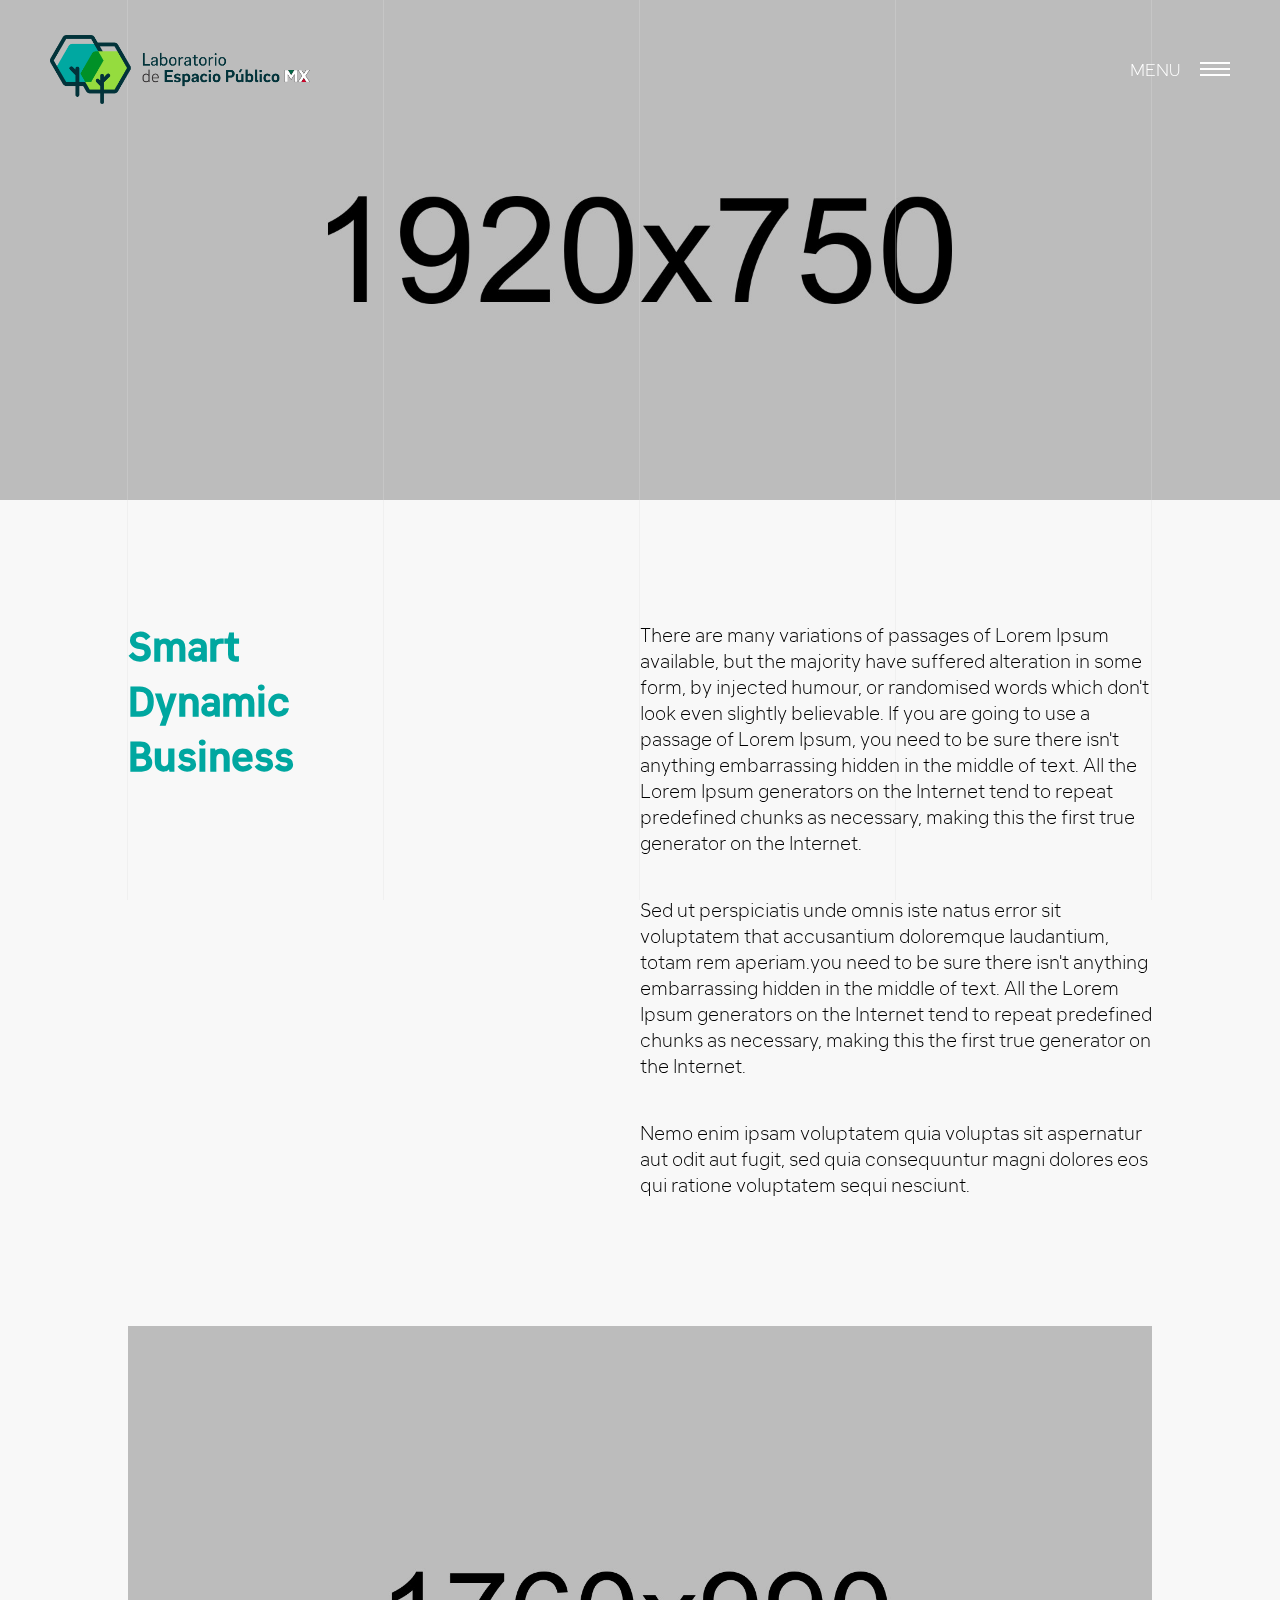
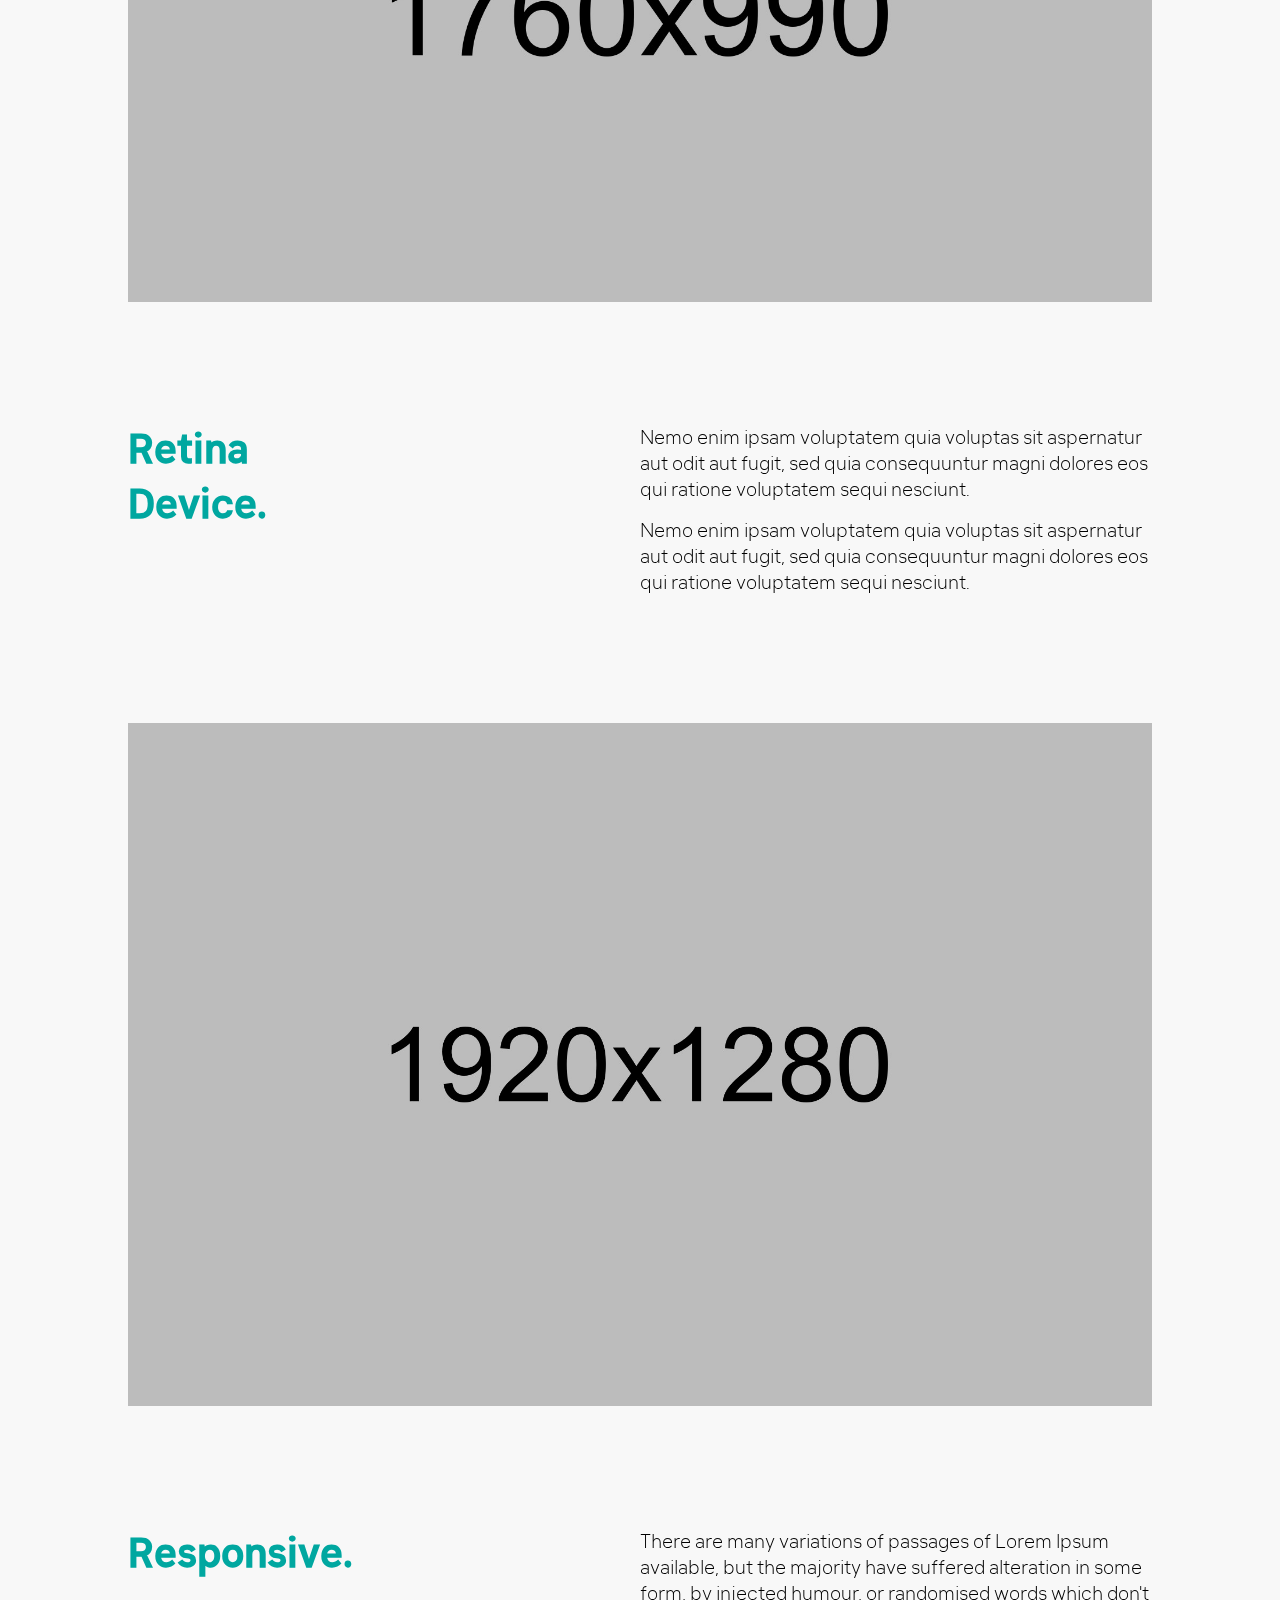
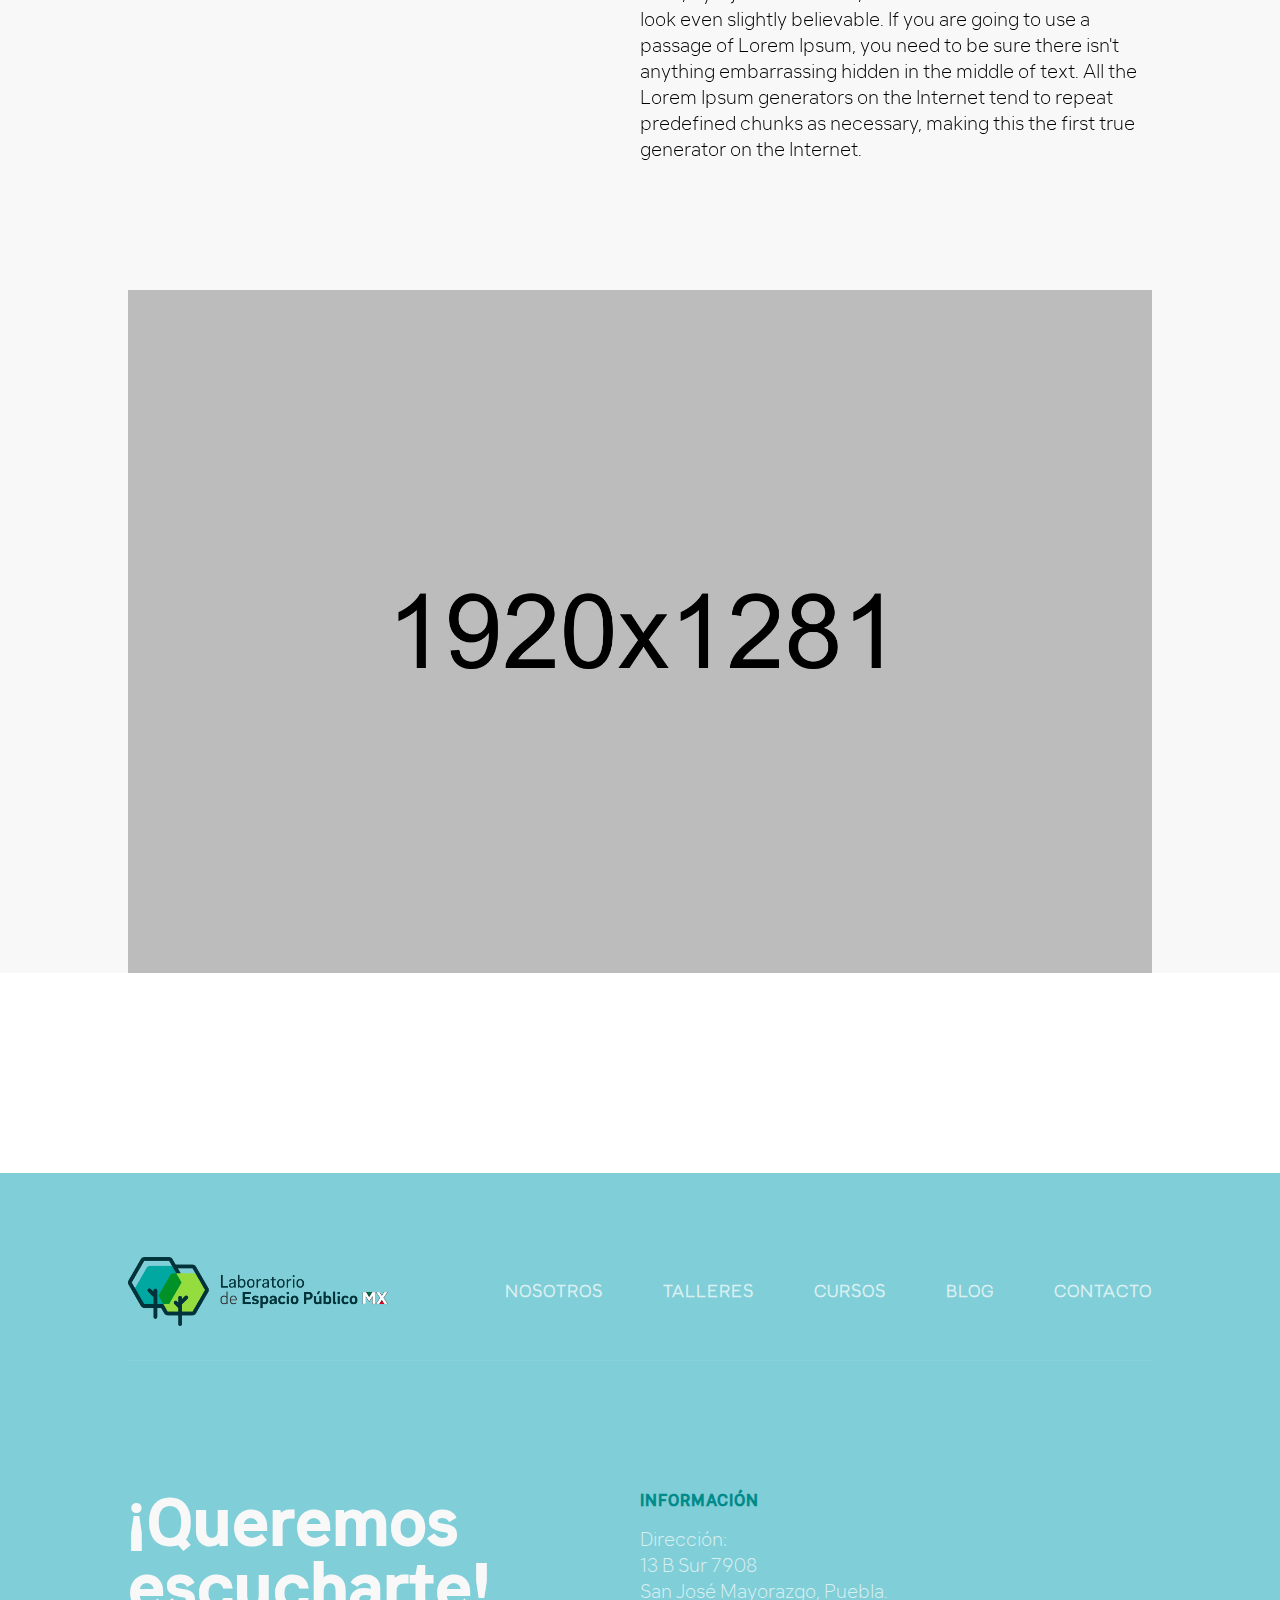
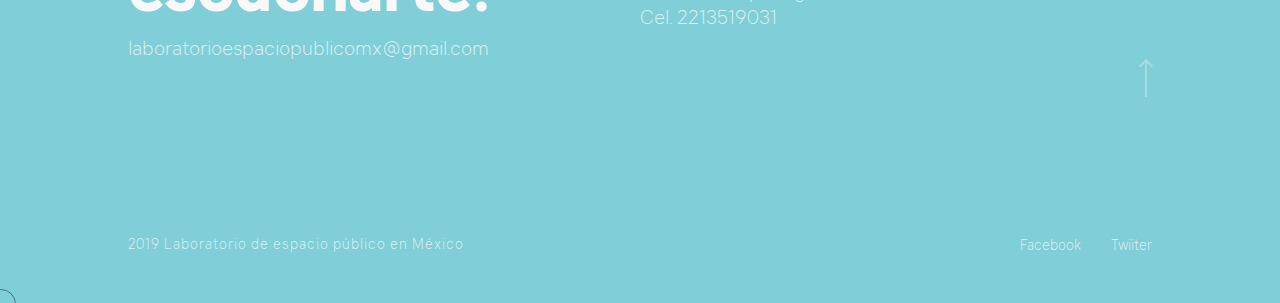
<file: single-project.html>
<!doctype html>
<html class="no-js" lang="zxx">

<head>
	<meta charset="utf-8">
	<meta http-equiv="x-ua-compatible" content="ie=edge">
	<title>Laboratorio de Espacio Público en México</title>
	<meta name="description" content="">
	<meta name="viewport" content="width=device-width, initial-scale=1, shrink-to-fit=no">

	<!-- Favicon -->
	<link rel="shortcut icon" href="img/favicon.ico" type="image/x-icon">
	<link rel="apple-touch-icon" href="img/icon.png">

	<!-- Google font (font-family: 'Poppins', sans-serif;) -->
	<link href="https://fonts.googleapis.com/css?family=Poppins:300,300i,400,400i,500,500i,600,600i,700,900"
		rel="stylesheet">


	<!-- Plugins -->
	<link rel="stylesheet" href="css/plugins.css">

	<!-- Style Css -->
	<link rel="stylesheet" href="style.css">

	<!-- Custom Styles -->
	<link rel="stylesheet" href="css/custom.css">
</head>

<body>
	<!--[if lte IE 9]>
    <p class="browserupgrade">You are using an <strong>outdated</strong> browser. Please <a href="https://browsehappy.com/">upgrade your browser</a> to improve your experience and security.</p>
  <![endif]-->


	<!-- Start Grid Line -->
	<div class="grid-lines-wrapper">
		<div class="grid-lines">
			<div class="grid-line"></div>
			<div class="grid-line"></div>
			<div class="grid-line"></div>
			<div class="grid-line"></div>
			<div class="grid-line"></div>
			<div class="grid-line"></div>
		</div>
	</div>
	<!-- End Grid Line -->

	<div class="ovl-menu-section">
		<div class="ovl-left">
			<div class="ovl-left-top">
				<div class="ovl-logo">
					<a href="index.html" class="big-cursor">
						<img src="img/logo/lab.png" style="max-width: 260px" alt="creative agency">
					</a>
				</div>
				<div class="ovl-map">
					<a href="#"><span>Direction</span></a>
				</div>
			</div>
			<div class="ovl-left-bottom">
				<div class="ovl-social">
					<ul class="social-share">
						<li><a href="#" data-bgcolor="#4267b2">Facebook</a></li>
						<li><a href="#" data-bgcolor="#38A1F3">Twiiter</a></li>
					</ul>
				</div>
				<div class="ovl-quick-info">
					<h3 class="title">Quick Information.</h3>
					<p><span>Postal Address:</span>PO Box 16122 Collins Street West <br> Victoria 8007 Australia.</p>
				</div>
			</div>
		</div>
		<div class="ovl-right">
			<div class="menu otmb">
				<div class="hd-right text-right">
					<div class="menu menu-toggle open">
						<div class="menu-toggle-inner">
							<div class="menu-text-wrap">
								<span class="menu-text open-text">Menu</span>
								<span class="menu-text close-text">Close</span>
							</div>
							<div class="hamburger-wrap">
								<div class="hamburger">
									<span></span>
									<span></span>
									<span></span>
								</div>
							</div>
						</div>
					</div>
				</div>
			</div>
			<div class="ovl-menu">
				<nav>
					<ul class="hamburger-menu">
						<li class="menu-item"><a class="big-cursor" href="index.html">Inicio</a></li>
						<li class="menu-item"><a class="big-cursor" href="company.html">Nosotros</a></li>
						<li class="menu-item"><a class="big-cursor" href="project.html">Proyectos</a>
						<li class="menu-item"><a class="big-cursor" href="blog.html">Blog</a></li>
						<li class="menu-item"><a class="big-cursor" href="contact.html">Contacto</a></li>
					</ul>
				</nav>
			</div>
		</div>
	</div>

	<!-- Wrapper -->
	<div id="wrapper" class="wrapper">
		<!-- Header -->
		<header class="header rn-header header-transparent">
			<div class="header-top d-flex justify-content-between">
				<div class="logo">
					<a href="index.html">
						<img src="img/logo/lab.png" style="max-width: 260px;" alt="creative agency" class="white-logo">
						<img src="img/logo/lab.png" style="max-width: 260px;" alt="creative agency" class="black-logo">
					</a>
				</div>
				<div class="menu otmb">
					<div class="hd-right text-right">
						<div class="menu menu-toggle">
							<div class="menu-toggle-inner">
								<div class="menu-text-wrap">
									<span class="menu-text open-text">Menu</span>
									<span class="menu-text close-text">Close</span>
								</div>
								<div class="hamburger-wrap">
									<div class="hamburger">
										<span></span>
										<span></span>
										<span></span>
									</div>
								</div>
							</div>
						</div>
					</div>
				</div>
			</div>
		</header>
		<!--// Header -->

		<!-- Start Slider Area -->
		<div class="banner-area">
			<img src="img/project/single/single-project-banner.jpg" alt="Project Single">
		</div>
		<!-- End Slider Area -->


		<!-- Page Conttent -->
		<main class="page-content" data-midnight="white">
			<!-- Start Out Story Area -->
			<div class="rn-project-meta-area rn-project section-ptb-xl bg_color--3">
				<div class="row">
					<div class="col-1 offset-1">
						<div class="rn-project-meta-inner">
							<div class="section-title">
								<h2>Smart Dynamic Business</h2>
							</div>
							<div class="rn-project-meta">
								<div class="project-type wow fadeInLeft" data-wow-delay="200ms" data-wow-duration="1000ms">
									<h6>Client</h6>
									<p>Devid Keln </p>
								</div>
								<div class="project-type wow fadeInLeft" data-wow-delay="200ms" data-wow-duration="1000ms">
									<h6>Sector</h6>
									<p>Commercial</p>
								</div>
								<div class="project-type wow fadeInLeft" data-wow-delay="200ms" data-wow-duration="1000ms">
									<h6>Year</h6>
									<p>2019 - 2019</p>
								</div>
							</div>
						</div>
					</div>
					<div class="col-2 offset-1">
						<div class="rn-project-content">
							<p>There are many variations of passages of Lorem Ipsum available, but the majority have suffered
								alteration in some form, by injected humour, or randomised words which don't look even slightly
								believable. If you are going to use a passage of Lorem Ipsum, you need to be sure there isn't anything
								embarrassing hidden in the middle of text. All the Lorem Ipsum generators on the Internet tend to repeat
								predefined chunks as necessary, making this the first true generator on the Internet. </p>
							<br>
							<p>Sed ut perspiciatis unde omnis iste natus error sit voluptatem that accusantium doloremque laudantium,
								totam rem aperiam.you need to be sure there isn't anything embarrassing hidden in the middle of text.
								All the Lorem Ipsum generators on the Internet tend to repeat predefined chunks as necessary, making
								this the first true generator on the Internet.</p>
							<br>
							<p>Nemo enim ipsam voluptatem quia voluptas sit aspernatur aut odit aut fugit, sed quia consequuntur magni
								dolores eos qui ratione voluptatem sequi nesciunt.</p>
						</div>
					</div>
				</div>
			</div>
			<!-- End Out Story Area -->

			<div class="full-width-box bg_color--3">
				<div class="rn_surface">
					<img src="img/project/single/2.jpg" alt="single">
				</div>
			</div>

			<!-- Start Out Story Area -->
			<div class="rn-project-meta-area rn-project section-ptb-xl bg_color--3">
				<div class="row">
					<div class="col-1 offset-1">
						<div class="rn-project-meta-inner">
							<div class="section-title">
								<h2>Retina Device.</h2>
							</div>
						</div>
					</div>
					<div class="col-2 offset-1">
						<div class="rn-project-content">
							<p>Nemo enim ipsam voluptatem quia voluptas sit aspernatur aut odit aut fugit, sed quia consequuntur magni
								dolores eos qui ratione voluptatem sequi nesciunt.</p>
							<p>Nemo enim ipsam voluptatem quia voluptas sit aspernatur aut odit aut fugit, sed quia consequuntur magni
								dolores eos qui ratione voluptatem sequi nesciunt.</p>
						</div>
					</div>
				</div>
			</div>
			<!-- End Out Story Area -->
			<div class="full-width-box bg_color--3">
				<div class="rn_surface">
					<img src="img/project/single/3.jpg" alt="single">
				</div>
			</div>

			<!-- Start Out Story Area -->
			<div class="rn-project-meta-area rn-project section-ptb-xl bg_color--3">
				<div class="row">
					<div class="col-1 offset-1">
						<div class="rn-project-meta-inner">
							<div class="section-title">
								<h2>Responsive.</h2>
							</div>
						</div>
					</div>
					<div class="col-2 offset-1">
						<div class="rn-project-content">
							<p>There are many variations of passages of Lorem Ipsum available, but the majority have suffered
								alteration in some form, by injected humour, or randomised words which don't look even slightly
								believable. If you are going to use a passage of Lorem Ipsum, you need to be sure there isn't anything
								embarrassing hidden in the middle of text. All the Lorem Ipsum generators on the Internet tend to repeat
								predefined chunks as necessary, making this the first true generator on the Internet.</p>
						</div>
					</div>
				</div>
			</div>
			<!-- End Out Story Area -->
			<div class="full-width-box bg_color--3" style="margin-bottom: 200px">
				<div class="rn_surface">
					<img src="img/project/single/4.jpg" alt="single">
				</div>
			</div>

			

					
			<!-- End Our Project Area -->
		</main>
		<!-- Footer -->
		<footer class="footer rn-footer bg_color--4" data-midnight="black">
			<div class="footer-top">
				<div class="logo">
					<a href="index.html">
						<img src="img/logo/lab.png" style="max-width: 260px" alt="creative agency">
					</a>
				</div>
				<div class="ft-menu">
					<ul class="ftmainmenu">
						<li><a href="company.html" class="no-cursor">Nosotros</a></li>
						<li><a href="project.html" class="no-cursor">Talleres</a></li>
						<li><a href="blog-details.html" class="no-cursor">Cursos</a></li>
						<li><a href="blog.html" class="no-cursor">Blog</a></li>
						<li><a href="contact.html" class="no-cursor">Contacto</a></li>
					</ul>
				</div>
			</div>
			<!-- Start Footer Container -->
			<div class="footer-container">
				<div class="footer-left">
					<h1>¡Queremos escucharte!</h1>
					<p><a>laboratorioespaciopublicomx@gmail.com</a></p>
				</div>
				<div class="footer-right">
					<h2 class="title" style="color:darkcyan">Información</h2>

					<div class="address-wrapper">
						<div class="address">
							<p><span>Dirección:</span>13 B Sur 7908 <br>
								San José Mayorazgo, Puebla. <br>
								Cel. 2213519031
							</p>
						</div>
					</div>
					<!-- Scroll to Top -->
					<div class="scrolltotop creative-cursor">
						<div class="arrow-top"></div>
						<div class="arrow-top-line"></div>
					</div>
				</div>
			</div>
			<!-- End Footer Container -->

			<!-- Start Copyright Area -->
			<div class="copyright">
				<div class="cp-left">
					<p>2019 Laboratorio de espacio público en México</p>
				</div>
				<div class="cp-right">
					<ul class="social-share">
						<li><a href="https://www.facebook.com/Lepmx/" data-bgcolor="#4267b2">Facebook</a></li>
						<li><a href="https://twitter.com/LabEspacioPMx" data-bgcolor="#38A1F3">Twiiter</a></li>
					</ul>
				</div>
			</div>
			<!-- End Copyright Area -->

		</footer>
		<!--// Footer -->
	</div>

	<div class="cursor"></div>
	<!--// Wrapper -->

	<!-- Js Files -->
	<script src="js/vendor/modernizr-3.6.0.min.js"></script>
	<script src="js/vendor/jquery.js"></script>
	<script src="js/plugins.js"></script>
	<script src="js/ScrollMagic.min.js"></script>
	<script src="js/TweenMax.js"></script>
	<script src="js/medium-zoom.min.js"></script>
	<script src="js/main.js"></script>
</body>

</html>
</file>
<file: css/plugins.css>
/*********************************************************************************

	Template Name: Template Full Name Here
	Description: A perfect template to build beautiful and unique medical websites. It comes with nice and clean design.
	Version: 1.0

	Note: This is plugins css.

**********************************************************************************/


@import 'themify-icons.css';
@import 'meanmenu.css';
@import 'slick.min.css';
@import 'animation.css';
@import 'swiper.css';
</file>
<file: style.css>
/*----------------------------------------------------------------

	Template Name: TheRN - Creative Agency HTML5 Template 
	Version: 1.0

-------------------------------------------------------------------------*/
/*------------------------------------------------------
	
	STYLESHEET INDEXING
	
		Default Styles
	|	
	|	|___ variables
	|	|___ mixins
	|	|___ reset
	|	|___ typography
	|	|___ animations
	|	|___ shortcode

		Elements Styles

	|	|___ button
	|	|___ section-title
	|	|___ progress-bar
	|	|___ story
	|	|___ service
	|	|___ award
	|	|___ blog
	|	|___ blog-details
	|	|___ paralax
	|	|___ contact
	|	|___ fullpage

	Template Styles

	|	|___ header
	|	|___ navigation
	|	|___ banner
	|	|___ portfolio-details
	|	|___ footer
	|	|___ responsive
	
	|___ END STYLESHEET INDEXING

-----------------------------------------------------------*/
/*--------------------------------------
    Default Styles
---------------------------------------*/
/* container 450px*/
/* container 300px*/
/**
 * Reset Styels
 */

 @font-face {
  font-family: klima-light;
  src: url('fonts/klima-light-web.woff');
}

@font-face {
  font-family: klima-medium;
  src: url('fonts/klima-medium-web.woff');
}

* {
  -webkit-box-sizing: border-box;
  -moz-box-sizing: border-box;
  box-sizing: border-box; }

article,
aside,
details,
figcaption,
figure,
footer,
header,
nav,
section,
summary {
  display: block; }

audio,
canvas,
video {
  display: inline-block; }

audio:not([controls]) {
  display: none;
  height: 0; }

[hidden] {
  display: none; }

html,
button,
input,
select,
textarea {
  font-family: "Source Sans Pro", Helvetica, sans-serif; }

a {
  color: #ca3c08;
  text-decoration: none; }

a:visited {
  color: #ac0404; }

a:focus {
  outline: thin dotted; }

a:active,
a:hover {
  color: #ea9629;
  outline: 0; }

a:hover {
  text-decoration: underline; }

address {
  font-style: italic;
  margin: 0 0 24px; }

abbr[title] {
  border-bottom: 1px dotted; }

b,
strong {
  font-weight: bold; }

dfn {
  font-style: italic; }

mark {
  background: #ff0;
  color: #32322C; }

p {
  margin: 0 0 24px; }

code,
kbd,
pre,
samp {
  font-family: monospace, serif;
  font-size: 14px;
  -webkit-hyphens: none;
  -moz-hyphens: none;
  -ms-hyphens: none;
  hyphens: none; }

pre {
  background: #f5f5f5;
  color: #666;
  font-family: monospace;
  font-size: 14px;
  margin: 20px 0;
  overflow: auto;
  padding: 20px;
  white-space: pre;
  white-space: pre-wrap;
  word-wrap: break-word; }

blockquote,
q {
  -webkit-hyphens: none;
  -moz-hyphens: none;
  -ms-hyphens: none;
  hyphens: none;
  quotes: none; }

blockquote:before,
blockquote:after,
q:before,
q:after {
  content: "";
  content: none; }

blockquote {
  font-size: 18px;
  font-style: italic;
  font-weight: 300;
  margin: 24px 40px; }

blockquote blockquote {
  margin-right: 0; }

blockquote cite,
blockquote small {
  font-size: 14px;
  font-weight: normal;
  text-transform: uppercase; }

blockquote em,
blockquote i {
  font-style: normal;
  font-weight: 300; }

blockquote strong,
blockquote b {
  font-weight: 400; }

small {
  font-size: smaller; }

sub,
sup {
  font-size: 75%;
  line-height: 0;
  position: relative;
  vertical-align: baseline; }

sup {
  top: -0.5em; }

sub {
  bottom: -0.25em; }

dl {
  margin: 0 20px; }

dt {
  font-weight: bold; }

dd {
  margin: 0 0 20px; }

menu,
ol,
ul {
  margin: 16px 0;
  padding: 0 0 0 40px; }

ul {
  list-style-type: square; }

nav ul,
nav ol {
  list-style: none;
  list-style-image: none; }

li > ul,
li > ol {
  margin: 0; }

img {
  -ms-interpolation-mode: bicubic;
  border: 0;
  vertical-align: middle; }

svg:not(:root) {
  overflow: hidden; }

figure {
  margin: 0; }

form {
  margin: 0; }

fieldset {
  border: 1px solid #c0c0c0;
  margin: 0 2px;
  min-width: inherit;
  padding: 0.35em 0.625em 0.75em; }

legend {
  border: 0;
  padding: 0;
  white-space: normal; }

button,
input,
select,
textarea {
  font-size: 100%;
  margin: 0;
  max-width: 100%;
  vertical-align: baseline; }

button,
input {
  line-height: normal; }

button,
html input[type="button"],
input[type="reset"],
input[type="submit"] {
  -webkit-appearance: button;
  -moz-appearance: button;
  appearance: button;
  cursor: pointer; }

button[disabled],
input[disabled] {
  cursor: default; }

input[type="checkbox"],
input[type="radio"] {
  padding: 0; }

input[type="search"] {
  -webkit-appearance: textfield;
  -moz-appearance: textfield;
  appearance: textfield;
  appearance: textfield;
  padding-right: 2px;
  /* Don't cut off the webkit search cancel button */
  width: 270px; }

input[type="search"]::-webkit-search-decoration {
  -webkit-appearance: none;
  appearance: none; }

button::-moz-focus-inner,
input::-moz-focus-inner {
  border: 0;
  padding: 0; }

textarea {
  overflow: auto;
  vertical-align: top; }

table {
  border-bottom: 1px solid #ededed;
  border-collapse: collapse;
  border-spacing: 0;
  font-size: 14px;
  line-height: 2;
  margin: 0 0 20px;
  width: 100%; }

caption,
th,
td {
  font-weight: normal;
  text-align: left; }

caption {
  font-size: 16px;
  margin: 20px 0; }

th {
  font-weight: bold;
  text-transform: uppercase; }

td {
  border-top: 1px solid #ededed;
  padding: 6px 10px 6px 0; }

del {
  color: #333; }

ins {
  background: #fff9c0;
  text-decoration: none; }

hr {
  background-size: 4px 4px;
  border: 0;
  height: 1px;
  margin: 0 0 24px; }

/**
 * Typography
 */
* {
  box-sizing: border-box; }

img {
  max-width: 100%; }

html {
  overflow: hidden;
  overflow-y: auto; }

body {
  overflow: hidden;
  font-size: 20px;
  line-height: 26px;
  -webkit-font-smoothing: antialiased;
  -moz-osx-font-smoothing: grayscale;
  font-family: "klima-light", sans-serif;
  color: #000000;
  font-weight: 400;
  margin: 0; }

a {
  transition: all 0.4s ease-in-out 0s; }

h1,
h2,
h3,
h4,
h5,
h6,
.h1,
.h2,
.h3,
.h4,
.h5,
.h6,
address,
p,
pre,
blockquote,
dl,
dd,
menu,
ol,
ul,
table,
caption,
hr {
  margin: 0;
  margin-bottom: 15px; }

h1,
h2,
h3,
h4,
h5,
h6,
.h1,
.h2,
.h3,
.h4,
.h5,
.h6 {
  font-family: "klima-medium", sans-serif;
  line-height: 1.3;
  color: #333333; }

h1,
.h1 {
  font-size: 42px; }

h2,
.h2 {
  font-size: 30px; }

h3,
.h3 {
  font-size: 26px; }

h4,
.h4 {
  font-size: 22px; }

h5,
.h5 {
  font-size: 18px; }

h6,
.h6 {
  font-size: 14px; }

@media only screen and (min-width: 768px) and (max-width: 991px) {
  h1,
  .h1 {
    font-size: 38px; }

  h2,
  .h2 {
    font-size: 28px; }

  h3,
  .h3 {
    font-size: 24px; } }
@media only screen and (max-width: 767px) {
  h1,
  .h1 {
    font-size: 36px; }

  h2,
  .h2 {
    font-size: 26px; }

  h3,
  .h3 {
    font-size: 24px; } }
@media only screen and (max-width: 575px) {
  h1,
  .h1 {
    font-size: 34px; } }
h1,
.h1,
h2,
.h2,
h3,
.h3 {
  font-weight: 700; }

h4,
.h4,
h5,
.h5 {
  font-weight: 600; }

h6,
.h6 {
  font-weight: 500; }

a:hover,
a:focus,
a:active {
  text-decoration: none;
  outline: none; }

a:visited {
  color: inherit; }

input,
button,
select,
textarea {
  background: transparent;
  border: 1px solid #cccccc;
  transition: all 0.4s ease-out 0s;
  color: #000000; }
  input:focus, input:active,
  button:focus,
  button:active,
  select:focus,
  select:active,
  textarea:focus,
  textarea:active {
    outline: none;
    border-color: #00a7a0; }

input,
select,
textarea {
  width: 100%;
  font-size: 14px; }

input,
select {
  height: 40px;
  padding: 0 15px; }

.rn_surface {
  position: relative;
  overflow: hidden; }

.rn_surface::after,
.rn_surface::before {
  content: '';
  height: 100%;
  position: absolute;
  top: 0;
  width: 100%; }

.rn_surface::after {
  background: #fff;
  z-index: 1; }

.touch .rn_surface::after,
.touch .rn_surface::before {
  visibility: hidden; }

.rn_surface.animated::before {
  background: #ddd;
  animation: rn_surface 2s cubic-bezier(0.8, 0, 0.18, 1) both;
  z-index: 2; }

.rn_surface.animated::after {
  animation: rn_surfaceBack 2s cubic-bezier(0.8, 0, 0.18, 1) both; }

@keyframes rn_surface {
  0% {
    transform: translateX(-100%); }
  50% {
    transform: translateX(0); }
  100% {
    transform: translateX(100%); } }
@keyframes rn_surfaceBack {
  0% {
    transform: translateX(0); }
  100% {
    transform: translateX(100%); } }
@keyframes rn_surface-vertical {
  0% {
    transform: translateY(100%); }
  50% {
    transform: translateY(0); }
  100% {
    transform: translateY(-100%); } }
/**
 * Utilities
 */
.hidden {
  display: none; }

.visuallyhidden {
  border: 0;
  clip: rect(0 0 0 0);
  height: 1px;
  margin: -1px;
  overflow: hidden;
  padding: 0;
  position: absolute;
  width: 1px; }

.poss_relative {
  position: relative; }

.poss_absolute {
  position: absolute; }

.visuallyhidden.focusable:active,
.visuallyhidden.focusable:focus {
  clip: auto;
  height: auto;
  margin: 0;
  overflow: visible;
  position: static;
  width: auto; }

.invisible {
  visibility: hidden; }

.clearfix:before,
.clearfix:after {
  content: " ";
  /* 1 */
  display: table;
  /* 2 */ }

.clearfix:after {
  clear: both; }

.wrapper {
  position: relative; }

/* Define Colors */
.color-theme {
  color: #00a7a0; }

.color-light {
  color: #999999; }

.color-dark {
  color: #333333; }

.color-black {
  color: #000000; }

.white {
  color: #fff; }

/* Background Color */
.bg_color--1 {
  background: #fff; }

.bg_color--2 {
  background: #00a7a0; }

.bg_color--3 {
  background: #f8f8f8; }

.bg_color--4 {
  background: #80CED7; }

.bg-theme {
  background: #00a7a0 !important; }

.bg-secondary {
  background: #3498db !important; }

.bg-grey {
  background: #f5f5f5 !important; }

.bg-dark {
  background: #2a2a2a !important; }

/* Youtube Video Background */
.background-video-holder {
  position: relative; }

.youtube-video-wrapper {
  width: 100%;
  height: 100%;
  position: absolute !important;
  top: 0 !important;
  left: 0;
  z-index: -1; }

.youtube-bg {
  display: block;
  height: 100%;
  background: rgba(0, 0, 0, 0.5); }

/* Background Image */
.bg_image--1 {
  background-image: url(img/lab/amamos.jpg);
  background-repeat: no-repeat;
  background-size: cover;
  background-position: center center; }

.bg_image--2 {
  background-image: url(img/bg/bg-image-2.jpg);
  background-repeat: no-repeat;
  background-size: cover;
  background-position: center center; }

.bg_image--3 {
  background-image: url(img/bg/bg-image-3.jpg);
  background-repeat: no-repeat;
  background-size: cover;
  background-position: center center; }

.bg_image--4 {
  background-image: url(img/bg/bg-image-4.jpg);
  background-repeat: no-repeat;
  background-size: cover;
  background-position: center center; }

.bg_image--5 {
  background-image: url(img/bg/bg-image-5.jpg);
  background-repeat: no-repeat;
  background-size: cover;
  background-position: center center; }

.bg_image--6 {
  background-image: url(img/bg/bg-image-6.jpg);
  background-repeat: no-repeat;
  background-size: cover;
  background-position: center center; }

.bg_image--7 {
  background-image: url(img/bg/bg-image-7.jpg);
  background-repeat: no-repeat;
  background-size: cover;
  background-position: center center; }

.bg_image--8 {
  background-image: url(img/bg/bg-image-8.jpg);
  background-repeat: no-repeat;
  background-size: cover;
  background-position: center center; }

.bg_image--9 {
  background-image: url(img/bg/bg-image-9.jpg);
  background-repeat: no-repeat;
  background-size: cover;
  background-position: center center; }

.bg_image--10 {
  background-image: url(img/bg/bg-image-10.jpg);
  background-repeat: no-repeat;
  background-size: cover;
  background-position: center center; }

.bg_image--11 {
  background-image: url(img/bg/bg-image-11.jpg);
  background-repeat: no-repeat;
  background-size: cover;
  background-position: center center; }

.bg_image--12 {
  background-image: url(img/bg/bg-image-12.jpg);
  background-repeat: no-repeat;
  background-size: cover;
  background-position: center center; }

.bg_image--13 {
  background-image: url(img/bg/bg-image-13.jpg);
  background-repeat: no-repeat;
  background-size: cover;
  background-position: center center; }

.bg_image--14 {
  background-image: url(img/bg/bg-image-14.jpg);
  background-repeat: no-repeat;
  background-size: cover;
  background-position: center center; }

.bg_image--15 {
  background-image: url(img/bg/bg-image-15.jpg);
  background-repeat: no-repeat;
  background-size: cover;
  background-position: center center; }

.bg_image--16 {
  background-image: url(img/bg/bg-image-16.jpg);
  background-repeat: no-repeat;
  background-size: cover;
  background-position: center center; }

.bg_image--17 {
  background-image: url(img/bg/bg-image-17.jpg);
  background-repeat: no-repeat;
  background-size: cover;
  background-position: center center; }

.bg_image--18 {
  background-image: url(img/bg/bg-image-18.jpg);
  background-repeat: no-repeat;
  background-size: cover;
  background-position: center center; }

.bg_image--19 {
  background-image: url(img/bg/bg-image-19.jpg);
  background-repeat: no-repeat;
  background-size: cover;
  background-position: center center; }

.bg_image--20 {
  background-image: url(img/bg/bg-image-20.jpg);
  background-repeat: no-repeat;
  background-size: cover;
  background-position: center center; }

/*--  Section Separation  */
/*-- Padding Top --*/
.pt--5 {
  padding-top: 5px; }

.pt--10 {
  padding-top: 10px; }

.pt--15 {
  padding-top: 15px; }

.pt--20 {
  padding-top: 20px; }

.pt--25 {
  padding-top: 25px; }

.pt--30 {
  padding-top: 30px; }

.pt--35 {
  padding-top: 35px; }

.pt--40 {
  padding-top: 40px; }

.pt--45 {
  padding-top: 45px; }

.pt--50 {
  padding-top: 50px; }

.pt--55 {
  padding-top: 55px; }

.pt--60 {
  padding-top: 60px; }

.pt--65 {
  padding-top: 65px; }

.pt--70 {
  padding-top: 70px; }

.pt--75 {
  padding-top: 75px; }

.pt--80 {
  padding-top: 80px; }

.pt--85 {
  padding-top: 85px; }

.pt--90 {
  padding-top: 90px; }

.pt--95 {
  padding-top: 95px; }

.pt--100 {
  padding-top: 100px; }

.pt--105 {
  padding-top: 105px; }

.pt--110 {
  padding-top: 110px; }

.pt--115 {
  padding-top: 115px; }

.pt--120 {
  padding-top: 120px; }

.pt--125 {
  padding-top: 125px; }

.pt--130 {
  padding-top: 130px; }

.pt--135 {
  padding-top: 135px; }

.pt--140 {
  padding-top: 140px; }

.pt--145 {
  padding-top: 145px; }

.pt--150 {
  padding-top: 150px; }

@media only screen and (max-width: 575px) {
  .pt_sm--5 {
    padding-top: 5px; }

  .pt_sm--10 {
    padding-top: 10px; }

  .pt_sm--15 {
    padding-top: 15px; }

  .pt_sm--20 {
    padding-top: 20px; }

  .pt_sm--25 {
    padding-top: 25px; }

  .pt_sm--30 {
    padding-top: 30px; }

  .pt_sm--35 {
    padding-top: 35px; }

  .pt_sm--40 {
    padding-top: 40px; }

  .pt_sm--45 {
    padding-top: 45px; }

  .pt_sm--50 {
    padding-top: 50px; } }
/*-- Padding Bottom --*/
.pb--5 {
  padding-bottom: 5px; }

.pb--10 {
  padding-bottom: 10px; }

.pb--15 {
  padding-bottom: 15px; }

.pb--20 {
  padding-bottom: 20px; }

.pb--25 {
  padding-bottom: 25px; }

.pb--30 {
  padding-bottom: 30px; }

.pb--35 {
  padding-bottom: 35px; }

.pb--40 {
  padding-bottom: 40px; }

.pb--45 {
  padding-bottom: 45px; }

.pb--50 {
  padding-bottom: 50px; }

.pb--55 {
  padding-bottom: 55px; }

.pb--60 {
  padding-bottom: 60px; }

.pb--65 {
  padding-bottom: 65px; }

.pb--70 {
  padding-bottom: 70px; }

.pb--75 {
  padding-bottom: 75px; }

.pb--80 {
  padding-bottom: 80px; }

.pb--85 {
  padding-bottom: 85px; }

.pb--90 {
  padding-bottom: 90px; }

.pb--95 {
  padding-bottom: 95px; }

.pb--100 {
  padding-bottom: 100px; }

.pb--105 {
  padding-bottom: 105px; }

.pb--110 {
  padding-bottom: 110px; }

.pb--115 {
  padding-bottom: 115px; }

.pb--120 {
  padding-bottom: 120px; }

.pb--125 {
  padding-bottom: 125px; }

.pb--130 {
  padding-bottom: 130px; }

.pb--135 {
  padding-bottom: 135px; }

.pb--140 {
  padding-bottom: 140px; }

.pb--145 {
  padding-bottom: 145px; }

.pb--150 {
  padding-bottom: 150px; }

@media only screen and (max-width: 575px) {
  .pb_sm--5 {
    padding-bottom: 5px; }

  .pb_sm--10 {
    padding-bottom: 10px; }

  .pb_sm--15 {
    padding-bottom: 15px; }

  .pb_sm--20 {
    padding-bottom: 20px; }

  .pb_sm--25 {
    padding-bottom: 25px; }

  .pb_sm--30 {
    padding-bottom: 30px; }

  .pb_sm--35 {
    padding-bottom: 35px; }

  .pb_sm--40 {
    padding-bottom: 40px; }

  .pb_sm--45 {
    padding-bottom: 45px; }

  .pb_sm--50 {
    padding-bottom: 50px; } }
/*-- Padding Left --*/
.pl--5 {
  padding-left: 5px; }

.pl--10 {
  padding-left: 10px; }

.pl--15 {
  padding-left: 15px; }

.pl--20 {
  padding-left: 20px; }

.pl--25 {
  padding-left: 25px; }

.pl--30 {
  padding-left: 30px; }

.pl--35 {
  padding-left: 35px; }

.pl--40 {
  padding-left: 40px; }

.pl--45 {
  padding-left: 45px; }

.pl--50 {
  padding-left: 50px; }

.pl--55 {
  padding-left: 55px; }

.pl--60 {
  padding-left: 60px; }

.pl--65 {
  padding-left: 65px; }

.pl--70 {
  padding-left: 70px; }

.pl--75 {
  padding-left: 75px; }

.pl--80 {
  padding-left: 80px; }

.pl--85 {
  padding-left: 85px; }

.pl--90 {
  padding-left: 90px; }

.pl--95 {
  padding-left: 95px; }

.pl--100 {
  padding-left: 100px; }

.pl--105 {
  padding-left: 105px; }

.pl--110 {
  padding-left: 110px; }

.pl--115 {
  padding-left: 115px; }

.pl--120 {
  padding-left: 120px; }

.pl--125 {
  padding-left: 125px; }

.pl--130 {
  padding-left: 130px; }

.pl--135 {
  padding-left: 135px; }

.pl--140 {
  padding-left: 140px; }

.pl--145 {
  padding-left: 145px; }

.pl--150 {
  padding-left: 150px; }

.pl--5 {
  padding-left: 5px !important; }

@media only screen and (max-width: 575px) {
  .pl_sm--5 {
    padding-left: 5px; }

  .pl_sm--10 {
    padding-left: 10px; }

  .pl_sm--15 {
    padding-left: 15px; }

  .pl_sm--20 {
    padding-left: 20px; }

  .pl_sm--25 {
    padding-left: 25px; }

  .pl_sm--30 {
    padding-left: 30px; }

  .pl_sm--35 {
    padding-left: 35px; }

  .pl_sm--40 {
    padding-left: 40px; }

  .pl_sm--45 {
    padding-left: 45px; }

  .pl_sm--50 {
    padding-left: 50px; } }
/*-- Padding Right --*/
.pr--5 {
  padding-right: 5px; }

.pr--10 {
  padding-right: 10px; }

.pr--15 {
  padding-right: 15px; }

.pr--20 {
  padding-right: 20px; }

.pr--25 {
  padding-right: 25px; }

.pr--30 {
  padding-right: 30px; }

.pr--35 {
  padding-right: 35px; }

.pr--40 {
  padding-right: 40px; }

.pr--45 {
  padding-right: 45px; }

.pr--50 {
  padding-right: 50px; }

.pr--55 {
  padding-right: 55px; }

.pr--60 {
  padding-right: 60px; }

.pr--65 {
  padding-right: 65px; }

.pr--70 {
  padding-right: 70px; }

.pr--75 {
  padding-right: 75px; }

.pr--80 {
  padding-right: 80px; }

.pr--85 {
  padding-right: 85px; }

.pr--90 {
  padding-right: 90px; }

.pr--95 {
  padding-right: 95px; }

.pr--100 {
  padding-right: 100px; }

.pr--105 {
  padding-right: 105px; }

.pr--110 {
  padding-right: 110px; }

.pr--115 {
  padding-right: 115px; }

.pr--120 {
  padding-right: 120px; }

.pr--125 {
  padding-right: 125px; }

.pr--130 {
  padding-right: 130px; }

.pr--135 {
  padding-right: 135px; }

.pr--140 {
  padding-right: 140px; }

.pr--145 {
  padding-right: 145px; }

.pr--150 {
  padding-right: 150px; }

@media only screen and (max-width: 575px) {
  .pr_sm--5 {
    padding-right: 5px; }

  .pr_sm--10 {
    padding-right: 10px; }

  .pr_sm--15 {
    padding-right: 15px; }

  .pr_sm--20 {
    padding-right: 20px; }

  .pr_sm--25 {
    padding-right: 25px; }

  .pr_sm--30 {
    padding-right: 30px; }

  .pr_sm--35 {
    padding-right: 35px; }

  .pr_sm--40 {
    padding-right: 40px; }

  .pr_sm--45 {
    padding-right: 45px; }

  .pr_sm--50 {
    padding-right: 50px; } }
/*-- Margin Top --*/
.mt--5 {
  margin-top: 5px; }

.mt--10 {
  margin-top: 10px; }

.mt--15 {
  margin-top: 15px; }

.mt--20 {
  margin-top: 20px; }

.mt--25 {
  margin-top: 25px; }

.mt--30 {
  margin-top: 30px; }

.mt--35 {
  margin-top: 35px; }

.mt--40 {
  margin-top: 40px; }

.mt--45 {
  margin-top: 45px; }

.mt--50 {
  margin-top: 50px; }

.mt--55 {
  margin-top: 55px; }

.mt--60 {
  margin-top: 60px; }

.mt--65 {
  margin-top: 65px; }

.mt--70 {
  margin-top: 70px; }

.mt--75 {
  margin-top: 75px; }

.mt--80 {
  margin-top: 80px; }

.mt--85 {
  margin-top: 85px; }

.mt--90 {
  margin-top: 90px; }

.mt--95 {
  margin-top: 95px; }

.mt--100 {
  margin-top: 100px; }

/*-- Margin Bottom --*/
.mb--5 {
  margin-bottom: 5px; }

.mb--10 {
  margin-bottom: 10px; }

.mb--15 {
  margin-bottom: 15px; }

.mb--20 {
  margin-bottom: 20px; }

.mb--25 {
  margin-bottom: 25px; }

.mb--30 {
  margin-bottom: 30px; }

.mb--35 {
  margin-bottom: 35px; }

.mb--40 {
  margin-bottom: 40px; }

.mb--45 {
  margin-bottom: 45px; }

.mb--50 {
  margin-bottom: 50px; }

.mb--55 {
  margin-bottom: 55px; }

.mb--60 {
  margin-bottom: 60px; }

.mb--65 {
  margin-bottom: 65px; }

.mb--70 {
  margin-bottom: 70px; }

.mb--75 {
  margin-bottom: 75px; }

.mb--80 {
  margin-bottom: 80px; }

.mb--85 {
  margin-bottom: 85px; }

.mb--90 {
  margin-bottom: 90px; }

.mb--95 {
  margin-bottom: 95px; }

.mb--100 {
  margin-bottom: 100px; }

/*-- Margin Bottom --*/
.ptb--5 {
  padding: 5px 0; }

.ptb--10 {
  padding: 10px 0; }

.ptb--15 {
  padding: 15px 0; }

.ptb--20 {
  padding: 20px 0; }

.ptb--25 {
  padding: 25px 0; }

.ptb--30 {
  padding: 30px 0; }

.ptb--35 {
  padding: 35px 0; }

.ptb--40 {
  padding: 40px 0; }

.ptb--45 {
  padding: 45px 0; }

.ptb--50 {
  padding: 50px 0; }

.ptb--55 {
  padding: 55px 0; }

.ptb--60 {
  padding: 60px 0; }

.ptb--65 {
  padding: 65px 0; }

.ptb--70 {
  padding: 70px 0; }

.ptb--75 {
  padding: 75px 0; }

.ptb--80 {
  padding: 80px 0; }

.ptb--85 {
  padding: 85px 0; }

.ptb--90 {
  padding: 90px 0; }

.ptb--95 {
  padding: 95px 0; }

.ptb--100 {
  padding: 100px 0; }

/*-- Padding Top Bottom --*/
.section-ptb-xl {
  padding: 130px 0; }
  @media only screen and (max-width: 575px) {
    .section-ptb-xl {
      padding: 60px 0; } }

.section-pt-xl {
  padding-top: 130px; }
  @media only screen and (max-width: 575px) {
    .section-pt-xl {
      padding-top: 60px; } }

.section-pb-xl {
  padding-bottom: 130px; }
  @media only screen and (max-width: 575px) {
    .section-pb-xl {
      padding-bottom: 60px; } }

.section-mtb-xl {
  margin: 130px 0; }
  @media only screen and (max-width: 575px) {
    .section-mtb-xl {
      margin: 60px 0; } }

.section-mt-xl {
  margin-top: 130px; }
  @media only screen and (max-width: 575px) {
    .section-mt-xl {
      margin-top: 60px; } }

.section-mb-xl {
  margin-bottom: 130px; }
  @media only screen and (max-width: 575px) {
    .section-mb-xl {
      margin-bottom: 60px; } }

.section-ptb-md {
  padding: 70px 0; }
  @media only screen and (max-width: 575px) {
    .section-ptb-md {
      padding: 60px 0; } }

.section-pt-md {
  padding-top: 70px; }
  @media only screen and (max-width: 575px) {
    .section-pt-md {
      padding-top: 60px; } }

.section-pb-md {
  padding-bottom: 70px; }
  @media only screen and (max-width: 575px) {
    .section-pb-md {
      padding-bottom: 60px; } }

.section-mtb-md {
  margin: 70px 0; }
  @media only screen and (max-width: 575px) {
    .section-mtb-md {
      margin: 60px 0; } }

.section-mt-md {
  margin-top: 70px; }
  @media only screen and (max-width: 575px) {
    .section-mt-md {
      margin-top: 60px; } }

.section-mb-md {
  margin-bottom: 70px; }
  @media only screen and (max-width: 575px) {
    .section-mb-md {
      margin-bottom: 60px; } }

/* Text specialized */
.text-italic {
  font-style: italic; }

.text-normal {
  font-style: normal; }

.text-underline {
  font-style: underline; }

/* Font specialized */
.body-font {
  font-family: "Poppins", sans-serif; }

.heading-font {
  font-family: "Poppins", sans-serif; }

/* Height and width */
.fullscreen {
  min-height: 100vh;
  width: 100%; }

.w-100 {
  width: 100%; }

.w-75 {
  width: 75%; }

.w-50 {
  width: 50%; }

.w-33 {
  width: 33.33%; }

.w-25 {
  width: 25%; }

.w-10 {
  width: 10%; }

.h-100 {
  height: 100%; }

.h-75 {
  height: 75%; }

.h-50 {
  height: 50%; }

.h-25 {
  height: 25%; }

.h-33 {
  height: 33.33%; }

.h-10 {
  height: 10%; }

/*-- Custom Row ---*/
.row--0 {
  margin-left: -0px;
  margin-right: -0px; }
  .row--0 > [class*="col"] {
    padding-left: 0px;
    padding-right: 0px; }

.row--5 {
  margin-left: -5px;
  margin-right: -5px; }
  .row--5 > [class*="col"] {
    padding-left: 5px;
    padding-right: 5px; }

.row--10 {
  margin-left: -10px;
  margin-right: -10px; }
  .row--10 > [class*="col"] {
    padding-left: 10px;
    padding-right: 10px; }

.row--20 {
  margin-left: -20px;
  margin-right: -20px; }
  @media only screen and (min-width: 1200px) and (max-width: 1599px) {
    .row--20 {
      margin-left: -15px;
      margin-right: -15px; } }
  @media only screen and (min-width: 992px) and (max-width: 1199px) {
    .row--20 {
      margin-left: -15px;
      margin-right: -15px; } }
  @media only screen and (min-width: 768px) and (max-width: 991px) {
    .row--20 {
      margin-left: -15px;
      margin-right: -15px; } }
  @media only screen and (max-width: 767px) {
    .row--20 {
      margin-left: -15px !important;
      margin-right: -15px !important; } }
  .row--20 > [class*="col"], .row--20 > [class*="col-"] {
    padding-left: 20px;
    padding-right: 20px; }
    @media only screen and (min-width: 1200px) and (max-width: 1599px) {
      .row--20 > [class*="col"], .row--20 > [class*="col-"] {
        padding-left: 15px;
        padding-right: 15px; } }
    @media only screen and (min-width: 992px) and (max-width: 1199px) {
      .row--20 > [class*="col"], .row--20 > [class*="col-"] {
        padding-left: 15px;
        padding-right: 15px; } }
    @media only screen and (min-width: 768px) and (max-width: 991px) {
      .row--20 > [class*="col"], .row--20 > [class*="col-"] {
        padding-left: 15px !important;
        padding-right: 15px !important; } }
    @media only screen and (max-width: 767px) {
      .row--20 > [class*="col"], .row--20 > [class*="col-"] {
        padding-left: 15px !important;
        padding-right: 15px !important; } }

/*------------------------------------
    Input Placeholder
---------------------------------------*/
input:-moz-placeholder, textarea:-moz-placeholder {
  opacity: 1;
  -ms-filter: "progid:DXImageTransform.Microsoft.Alpha(Opacity=100)"; }

input::-webkit-input-placeholder, textarea::-webkit-input-placeholder {
  opacity: 1;
  -ms-filter: "progid:DXImageTransform.Microsoft.Alpha(Opacity=100)"; }

input::-moz-placeholder, textarea::-moz-placeholder {
  opacity: 1;
  -ms-filter: "progid:DXImageTransform.Microsoft.Alpha(Opacity=100)"; }

input:-ms-input-placeholder, textarea:-ms-input-placeholder {
  opacity: 1;
  -ms-filter: "progid:DXImageTransform.Microsoft.Alpha(Opacity=100)"; }

/*--------------------------
    Overlay styles 
---------------------------*/
[data-overlay],
[data-black-overlay],
[data-white-overlay] {
  position: relative; }

[data-overlay] > div,
[data-overlay] > *,
[data-black-overlay] > div,
[data-black-overlay] > *,
[data-white-overlay] > div,
[data-white-overlay] > * {
  position: relative;
  z-index: 2; }

[data-overlay]:before,
[data-black-overlay]:before,
[data-white-overlay]:before {
  content: "";
  position: absolute;
  left: 0;
  top: 0;
  height: 100%;
  width: 100%;
  z-index: 2; }

[data-overlay]:before {
  background-color: #00a7a0; }

[data-black-overlay]:before {
  background-color: #000000; }

[data-white-overlay]:before {
  background-color: #ffffff; }

[data-overlay="1"]:before, [data-black-overlay="1"]:before, [data-white-overlay="1"]:before {
  opacity: 0.1; }

[data-overlay="2"]:before, [data-black-overlay="2"]:before, [data-white-overlay="2"]:before {
  opacity: 0.2; }

[data-overlay="3"]:before, [data-black-overlay="3"]:before, [data-white-overlay="3"]:before {
  opacity: 0.3; }

[data-overlay="4"]:before, [data-black-overlay="4"]:before, [data-white-overlay="4"]:before {
  opacity: 0.4; }

[data-overlay="5"]:before, [data-black-overlay="5"]:before, [data-white-overlay="5"]:before {
  opacity: 0.5; }

[data-overlay="6"]:before, [data-black-overlay="6"]:before, [data-white-overlay="6"]:before {
  opacity: 0.6; }

[data-overlay="7"]:before, [data-black-overlay="7"]:before, [data-white-overlay="7"]:before {
  opacity: 0.7; }

[data-overlay="8"]:before, [data-black-overlay="8"]:before, [data-white-overlay="8"]:before {
  opacity: 0.8; }

[data-overlay="9"]:before, [data-black-overlay="9"]:before, [data-white-overlay="9"]:before {
  opacity: 0.9; }

[data-overlay="10"]:before, [data-black-overlay="10"]:before, [data-white-overlay="10"]:before {
  opacity: 1; }

.bg-theme, .bg-dark, .bg-dark-light, .bg-secondary {
  color: #ffffff; }
  .bg-theme h1, .bg-theme h2, .bg-theme h3, .bg-theme h4, .bg-theme h5, .bg-theme h6, .bg-theme p, .bg-dark h1, .bg-dark h2, .bg-dark h3, .bg-dark h4, .bg-dark h5, .bg-dark h6, .bg-dark p, .bg-dark-light h1, .bg-dark-light h2, .bg-dark-light h3, .bg-dark-light h4, .bg-dark-light h5, .bg-dark-light h6, .bg-dark-light p, .bg-secondary h1, .bg-secondary h2, .bg-secondary h3, .bg-secondary h4, .bg-secondary h5, .bg-secondary h6, .bg-secondary p {
    color: #ffffff; }

/*------------------------------
    Scroll Up 
--------------------------------*/
#scrollUp {
  width: 40px;
  height: 40px;
  background-color: #00a7a0;
  border: 3px solid #eeeeee;
  color: #333333;
  right: 20px;
  bottom: 60px;
  text-align: center;
  overflow: hidden;
  border-radius: 50px;
  z-index: 9811 !important; }
  @media only screen and (max-width: 767px) {
    #scrollUp {
      display: none !important; } }
  #scrollUp i {
    display: block;
    line-height: 34px;
    font-size: 22px; }
  #scrollUp:hover i {
    animation-name: fadeInUp;
    animation-duration: 1s;
    animation-fill-mode: both;
    animation-iteration-count: infinite; }

.form-message {
  margin-bottom: 0;
  text-align: center; }
  .form-message.error {
    margin-top: 20px;
    color: #f80707; }
  .form-message.success {
    margin-top: 20px;
    color: #0d8d2d; }

.bk-parallax {
  position: relative;
  z-index: 0; }

.bk-parallax > .bk-parallax-img {
  position: absolute;
  object-fit: cover;
  top: 0;
  left: 0;
  width: 100%;
  height: 100%;
  z-index: -1; }

/*----------------------
    Social Color
------------------------*/
.facebook {
  background-color: #3B5998;
  color: #fff; }
  .facebook:hover {
    background-color: #3B5998;
    color: #fff; }

.twitter {
  background-color: #00ACEE;
  color: #fff; }
  .twitter:hover {
    background-color: #00ACEE;
    color: #fff; }

.linkedin {
  background-color: #0E76A8;
  color: #fff; }
  .linkedin:hover {
    background-color: #0E76A8;
    color: #fff; }

.pinterest {
  background-color: #C8232C;
  color: #fff; }
  .pinterest:hover {
    background-color: #C8232C;
    color: #fff; }

.google-plus {
  background-color: #DD4B39;
  color: #fff; }
  .google-plus:hover {
    background-color: #DD4B39;
    color: #fff; }

.flickr {
  background-color: #FF0084;
  color: #fff; }
  .flickr:hover {
    background-color: #FF0084;
    color: #fff; }

.yahoo {
  background-color: #720E9E;
  color: #fff; }
  .yahoo:hover {
    background-color: #720E9E;
    color: #fff; }

.behance {
  background-color: #0057ff;
  color: #fff; }
  .behance:hover {
    background-color: #0057ff;
    color: #fff; }

.dribbble {
  background-color: #EA4C89;
  color: #fff; }
  .dribbble:hover {
    background-color: #EA4C89;
    color: #fff; }

.google {
  background-color: #DD4B39;
  color: #fff; }
  .google:hover {
    background-color: #DD4B39;
    color: #fff; }

.github {
  background-color: #171515;
  color: #fff; }
  .github:hover {
    background-color: #171515;
    color: #fff; }

.instagram {
  background-color: #D82E86;
  color: #fff; }
  .instagram:hover {
    background-color: #D82E86;
    color: #fff; }

.quora {
  background-color: #A82400;
  color: #fff; }
  .quora:hover {
    background-color: #A82400;
    color: #fff; }

.reddit {
  background-color: #C6C6C6;
  color: #fff; }
  .reddit:hover {
    background-color: #C6C6C6;
    color: #fff; }

.skype {
  background-color: #00AFF0;
  color: #fff; }
  .skype:hover {
    background-color: #00AFF0;
    color: #fff; }

.slack {
  background-color: #63C1A0;
  color: #fff; }
  .slack:hover {
    background-color: #63C1A0;
    color: #fff; }

.snapchat {
  background-color: #FFFC00;
  color: #fff; }
  .snapchat:hover {
    background-color: #FFFC00;
    color: #fff; }

.tumblr {
  background-color: #34526F;
  color: #fff; }
  .tumblr:hover {
    background-color: #34526F;
    color: #fff; }

.vimeo {
  background-color: #86C9EF;
  color: #fff; }
  .vimeo:hover {
    background-color: #86C9EF;
    color: #fff; }

.youtube {
  background-color: #C4302B;
  color: #fff; }
  .youtube:hover {
    background-color: #C4302B;
    color: #fff; }

.full-width-box {
  padding-left: 80px;
  padding-right: 80px; }

#rn-preloader-wrap {
  position: fixed;
  left: 0;
  top: 0;
  height: 100vh;
  width: 100%;
  z-index: 99999;
  display: flex;
  -webkit-transition: all 0.5s ease 0s;
  -o-transition: all 0.5s ease 0s;
  transition: all 0.5s ease 0s; }

#rn-preloader-wrap:before,
#rn-preloader-wrap:after {
  content: '';
  position: absolute;
  left: 0;
  top: 0;
  width: 50%;
  height: 100%;
  z-index: -1;
  background-color: #000000;
  -webkit-transition: all 0.5s ease 0s;
  -o-transition: all 0.5s ease 0s;
  transition: all 0.5s ease 0s; }

#rn-preloader-wrap:after {
  left: auto;
  right: 0; }

.rn-preloaded:before,
.rn-preloaded:after {
  -webkit-animation: rnPreloaderShatter 300ms ease-in-out 500ms forwards;
  -o-animation: rnPreloaderShatter 300ms ease-in-out 500ms forwards;
  animation: rnPreloaderShatter 300ms ease-in-out 500ms forwards; }

.rn-preloader-box {
  position: absolute;
  width: 100%;
  height: 100%;
  text-align: center; }

.rn-preloader-box .rn-preloader-content {
  width: 100%;
  display: flex;
  align-items: center;
  justify-content: center;
  height: 100%; }

.rn-preloader-circle,
.rn-preloader-line-mask {
  position: absolute;
  left: 50%;
  top: 50%;
  width: 100px;
  height: 100px;
  border-radius: 50%;
  margin-left: -50px;
  margin-top: -50px;
  transition: 0.7s !important; }

.rn-preloader-circle {
  box-shadow: inset 0 0 0 1px rgba(255, 255, 255, 0.1); }

.rn-preloader-line-mask {
  overflow: hidden;
  -webkit-transform-origin: 50px 50px;
  -moz-transform-origin: 50px 50px;
  -ms-transform-origin: 50px 50px;
  -o-transform-origin: 50px 50px;
  transform-origin: 50px 50px;
  -webkit-mask-image: -webkit-linear-gradient(top, #000000, rgba(0, 0, 0, 0) 5%);
  -webkit-mask-image: linear-gradient(top, #000000, rgba(0, 0, 0, 0) 5%);
  -webkit-animation: rnRotate 1.5s infinite linear;
  -moz-animation: rnRotate 1.5s infinite linear;
  -o-animation: rnRotate 1.5s infinite linear;
  animation: rnRotate 1.5s infinite linear; }

.rn-preloader-line-mask .rn-preloader-line {
  width: 100px;
  height: 100px;
  border-radius: 50%;
  box-shadow: inset 0 0 0 1px rgba(255, 255, 255, 0.5); }

.rn-preloader-content > img {
  transition: 0.3s; }

.rn-preloader-content > img {
  animation: rnPreloaderZoomInOut 1s infinite; }

.rn-preloaded .rn-preloader-box img {
  opacity: 0; }

.rn-preloaded .rn-preloader-circle,
.rn-preloaded .rn-preloader-line-mask {
  opacity: 0; }

@keyframes rnPreloaderShatter {
  0% {
    width: 50%; }
  100% {
    width: 0%; } }
@keyframes rnRotate {
  0% {
    transform: rotate(0deg); }
  100% {
    transform: rotate(360deg); } }
@keyframes rnPreloaderZoomInOut {
  0% {
    transform: scale(1, 1); }
  50% {
    transform: scale(1.3, 1.3); }
  100% {
    transform: scale(1, 1); } }
/* Grid line */
.grid-lines-wrapper {
  position: relative;
  z-index: 1; }

.grid-lines-wrapper .grid-lines {
  position: fixed;
  left: 0px;
  top: 0px;
  right: 0px;
  bottom: 0px;
  z-index: -1;
  display: -webkit-box;
  display: -webkit-flex;
  display: -ms-flexbox;
  display: flex;
  width: 100vw;
  height: 100vh;
  -webkit-box-pack: start;
  -webkit-justify-content: flex-start;
  -ms-flex-pack: start;
  justify-content: flex-start;
  -webkit-box-align: center;
  -webkit-align-items: center;
  -ms-flex-align: center;
  align-items: center; }

.grid-lines .grid-line {
  width: 25vw;
  height: 100%;
  border-right: 1px solid rgba(221, 221, 221, 0.3); }

.grid-lines .grid-line:last-child {
  border-right: none; }

.container {
  width: 100%;
  margin-right: auto;
  margin-left: auto;
  box-sizing: border-box; }

@media (min-width: 576px) {
  .container {
    max-width: 540px; } }
@media (min-width: 768px) {
  .container {
    max-width: 720px; } }
@media (min-width: 992px) {
  .container {
    max-width: 960px; } }
@media (min-width: 1400px) {
  .container {
    max-width: 1280px; } }
.container-fluid {
  width: 100vw;
  padding-right: 80px;
  padding-left: 80px;
  margin-right: auto;
  margin-left: auto;
  box-sizing: border-box; }

.row {
  display: -ms-flexbox;
  display: flex; }

.no-gutters {
  margin-right: 0;
  margin-left: 0; }

.no-gutters > .col,
.no-gutters > [class*="col-"] {
  padding-right: 0;
  padding-left: 0; }

.col-auto {
  -ms-flex: 0 0 auto;
  flex: 0 0 auto;
  width: auto;
  max-width: none; }

.col-1 {
  -ms-flex: 0 0 16.66vw;
  flex: 0 0 16.66vw;
  max-width: 16.66vw; }

.col-2 {
  -ms-flex: 0 0 33.32vw;
  flex: 0 0 33.32vw;
  max-width: 33.32vw; }

.col-3 {
  -ms-flex: 0 0 49.98vw;
  flex: 0 0 49.98vw;
  max-width: 49.98vw; }

.col-4 {
  -ms-flex: 0 0 66.64vw;
  flex: 0 0 66.64vw;
  max-width: 66.64vw; }

.col-5 {
  -ms-flex: 0 0 83.3vw;
  flex: 0 0 83.3vw;
  max-width: 83.3vw; }

.col-6 {
  -ms-flex: 0 0 99.99vw;
  flex: 0 0 99.99vw;
  max-width: 99.99vw; }

.offset-1 {
  margin-left: 16.666667vw; }

.offset-2 {
  margin-left: 33.333333vw; }

.offset-3 {
  margin-left: 50vw; }

.offset-4 {
  margin-left: 66.666667vw; }

.offset-5 {
  margin-left: 83.333333vw; }

.offset-11 {
  margin-left: 91.666667vw; }

.d-none {
  display: none !important; }

.d-inline {
  display: inline !important; }

.d-inline-block {
  display: inline-block !important; }

.d-block {
  display: block !important; }

.d-table {
  display: table !important; }

.d-table-row {
  display: table-row !important; }

.d-table-cell {
  display: table-cell !important; }

.d-flex {
  display: -ms-flexbox !important;
  display: flex !important; }

.d-inline-flex {
  display: -ms-inline-flexbox !important;
  display: inline-flex !important; }

@media (min-width: 576px) {
  .d-sm-none {
    display: none !important; }

  .d-sm-inline {
    display: inline !important; }

  .d-sm-inline-block {
    display: inline-block !important; }

  .d-sm-block {
    display: block !important; }

  .d-sm-table {
    display: table !important; }

  .d-sm-table-row {
    display: table-row !important; }

  .d-sm-table-cell {
    display: table-cell !important; }

  .d-sm-flex {
    display: -ms-flexbox !important;
    display: flex !important; }

  .d-sm-inline-flex {
    display: -ms-inline-flexbox !important;
    display: inline-flex !important; } }
@media (min-width: 768px) {
  .d-md-none {
    display: none !important; }

  .d-md-inline {
    display: inline !important; }

  .d-md-inline-block {
    display: inline-block !important; }

  .d-md-block {
    display: block !important; }

  .d-md-table {
    display: table !important; }

  .d-md-table-row {
    display: table-row !important; }

  .d-md-table-cell {
    display: table-cell !important; }

  .d-md-flex {
    display: -ms-flexbox !important;
    display: flex !important; }

  .d-md-inline-flex {
    display: -ms-inline-flexbox !important;
    display: inline-flex !important; } }
@media (min-width: 992px) {
  .d-lg-none {
    display: none !important; }

  .d-lg-inline {
    display: inline !important; }

  .d-lg-inline-block {
    display: inline-block !important; }

  .d-lg-block {
    display: block !important; }

  .d-lg-table {
    display: table !important; }

  .d-lg-table-row {
    display: table-row !important; }

  .d-lg-table-cell {
    display: table-cell !important; }

  .d-lg-flex {
    display: -ms-flexbox !important;
    display: flex !important; }

  .d-lg-inline-flex {
    display: -ms-inline-flexbox !important;
    display: inline-flex !important; } }
@media (min-width: 1200px) {
  .d-xl-none {
    display: none !important; }

  .d-xl-inline {
    display: inline !important; }

  .d-xl-inline-block {
    display: inline-block !important; }

  .d-xl-block {
    display: block !important; }

  .d-xl-table {
    display: table !important; }

  .d-xl-table-row {
    display: table-row !important; }

  .d-xl-table-cell {
    display: table-cell !important; }

  .d-xl-flex {
    display: -ms-flexbox !important;
    display: flex !important; }

  .d-xl-inline-flex {
    display: -ms-inline-flexbox !important;
    display: inline-flex !important; } }
@media print {
  .d-print-none {
    display: none !important; }

  .d-print-inline {
    display: inline !important; }

  .d-print-inline-block {
    display: inline-block !important; }

  .d-print-block {
    display: block !important; }

  .d-print-table {
    display: table !important; }

  .d-print-table-row {
    display: table-row !important; }

  .d-print-table-cell {
    display: table-cell !important; }

  .d-print-flex {
    display: -ms-flexbox !important;
    display: flex !important; }

  .d-print-inline-flex {
    display: -ms-inline-flexbox !important;
    display: inline-flex !important; } }
.flex-row {
  -ms-flex-direction: row !important;
  flex-direction: row !important; }

.flex-column {
  -ms-flex-direction: column !important;
  flex-direction: column !important; }

.flex-row-reverse {
  -ms-flex-direction: row-reverse !important;
  flex-direction: row-reverse !important; }

.flex-column-reverse {
  -ms-flex-direction: column-reverse !important;
  flex-direction: column-reverse !important; }

.flex-wrap {
  -ms-flex-wrap: wrap !important;
  flex-wrap: wrap !important; }

.flex-nowrap {
  -ms-flex-wrap: nowrap !important;
  flex-wrap: nowrap !important; }

.flex-wrap-reverse {
  -ms-flex-wrap: wrap-reverse !important;
  flex-wrap: wrap-reverse !important; }

.flex-fill {
  -ms-flex: 1 1 auto !important;
  flex: 1 1 auto !important; }

.flex-grow-0 {
  -ms-flex-positive: 0 !important;
  flex-grow: 0 !important; }

.flex-grow-1 {
  -ms-flex-positive: 1 !important;
  flex-grow: 1 !important; }

.flex-shrink-0 {
  -ms-flex-negative: 0 !important;
  flex-shrink: 0 !important; }

.flex-shrink-1 {
  -ms-flex-negative: 1 !important;
  flex-shrink: 1 !important; }

.justify-content-start {
  -ms-flex-pack: start !important;
  justify-content: flex-start !important; }

.justify-content-end {
  -ms-flex-pack: end !important;
  justify-content: flex-end !important; }

.justify-content-center {
  -ms-flex-pack: center !important;
  justify-content: center !important; }

.justify-content-between {
  -ms-flex-pack: justify !important;
  justify-content: space-between !important; }

.justify-content-around {
  -ms-flex-pack: distribute !important;
  justify-content: space-around !important; }

.align-items-start {
  -ms-flex-align: start !important;
  align-items: flex-start !important; }

.align-items-end {
  -ms-flex-align: end !important;
  align-items: flex-end !important; }

.align-items-center {
  -ms-flex-align: center !important;
  align-items: center !important; }

.align-items-baseline {
  -ms-flex-align: baseline !important;
  align-items: baseline !important; }

.align-items-stretch {
  -ms-flex-align: stretch !important;
  align-items: stretch !important; }

.align-content-start {
  -ms-flex-line-pack: start !important;
  align-content: flex-start !important; }

.align-content-end {
  -ms-flex-line-pack: end !important;
  align-content: flex-end !important; }

.align-content-center {
  -ms-flex-line-pack: center !important;
  align-content: center !important; }

.align-content-between {
  -ms-flex-line-pack: justify !important;
  align-content: space-between !important; }

.align-content-around {
  -ms-flex-line-pack: distribute !important;
  align-content: space-around !important; }

.align-content-stretch {
  -ms-flex-line-pack: stretch !important;
  align-content: stretch !important; }

.align-self-auto {
  -ms-flex-item-align: auto !important;
  align-self: auto !important; }

.align-self-start {
  -ms-flex-item-align: start !important;
  align-self: flex-start !important; }

.align-self-end {
  -ms-flex-item-align: end !important;
  align-self: flex-end !important; }

.align-self-center {
  -ms-flex-item-align: center !important;
  align-self: center !important; }

.align-self-baseline {
  -ms-flex-item-align: baseline !important;
  align-self: baseline !important; }

.align-self-stretch {
  -ms-flex-item-align: stretch !important;
  align-self: stretch !important; }

@media (min-width: 576px) {
  .flex-sm-row {
    -ms-flex-direction: row !important;
    flex-direction: row !important; }

  .flex-sm-column {
    -ms-flex-direction: column !important;
    flex-direction: column !important; }

  .flex-sm-row-reverse {
    -ms-flex-direction: row-reverse !important;
    flex-direction: row-reverse !important; }

  .flex-sm-column-reverse {
    -ms-flex-direction: column-reverse !important;
    flex-direction: column-reverse !important; }

  .flex-sm-wrap {
    -ms-flex-wrap: wrap !important;
    flex-wrap: wrap !important; }

  .flex-sm-nowrap {
    -ms-flex-wrap: nowrap !important;
    flex-wrap: nowrap !important; }

  .flex-sm-wrap-reverse {
    -ms-flex-wrap: wrap-reverse !important;
    flex-wrap: wrap-reverse !important; }

  .flex-sm-fill {
    -ms-flex: 1 1 auto !important;
    flex: 1 1 auto !important; }

  .flex-sm-grow-0 {
    -ms-flex-positive: 0 !important;
    flex-grow: 0 !important; }

  .flex-sm-grow-1 {
    -ms-flex-positive: 1 !important;
    flex-grow: 1 !important; }

  .flex-sm-shrink-0 {
    -ms-flex-negative: 0 !important;
    flex-shrink: 0 !important; }

  .flex-sm-shrink-1 {
    -ms-flex-negative: 1 !important;
    flex-shrink: 1 !important; }

  .justify-content-sm-start {
    -ms-flex-pack: start !important;
    justify-content: flex-start !important; }

  .justify-content-sm-end {
    -ms-flex-pack: end !important;
    justify-content: flex-end !important; }

  .justify-content-sm-center {
    -ms-flex-pack: center !important;
    justify-content: center !important; }

  .justify-content-sm-between {
    -ms-flex-pack: justify !important;
    justify-content: space-between !important; }

  .justify-content-sm-around {
    -ms-flex-pack: distribute !important;
    justify-content: space-around !important; }

  .align-items-sm-start {
    -ms-flex-align: start !important;
    align-items: flex-start !important; }

  .align-items-sm-end {
    -ms-flex-align: end !important;
    align-items: flex-end !important; }

  .align-items-sm-center {
    -ms-flex-align: center !important;
    align-items: center !important; }

  .align-items-sm-baseline {
    -ms-flex-align: baseline !important;
    align-items: baseline !important; }

  .align-items-sm-stretch {
    -ms-flex-align: stretch !important;
    align-items: stretch !important; }

  .align-content-sm-start {
    -ms-flex-line-pack: start !important;
    align-content: flex-start !important; }

  .align-content-sm-end {
    -ms-flex-line-pack: end !important;
    align-content: flex-end !important; }

  .align-content-sm-center {
    -ms-flex-line-pack: center !important;
    align-content: center !important; }

  .align-content-sm-between {
    -ms-flex-line-pack: justify !important;
    align-content: space-between !important; }

  .align-content-sm-around {
    -ms-flex-line-pack: distribute !important;
    align-content: space-around !important; }

  .align-content-sm-stretch {
    -ms-flex-line-pack: stretch !important;
    align-content: stretch !important; }

  .align-self-sm-auto {
    -ms-flex-item-align: auto !important;
    align-self: auto !important; }

  .align-self-sm-start {
    -ms-flex-item-align: start !important;
    align-self: flex-start !important; }

  .align-self-sm-end {
    -ms-flex-item-align: end !important;
    align-self: flex-end !important; }

  .align-self-sm-center {
    -ms-flex-item-align: center !important;
    align-self: center !important; }

  .align-self-sm-baseline {
    -ms-flex-item-align: baseline !important;
    align-self: baseline !important; }

  .align-self-sm-stretch {
    -ms-flex-item-align: stretch !important;
    align-self: stretch !important; } }
@media (min-width: 768px) {
  .flex-md-row {
    -ms-flex-direction: row !important;
    flex-direction: row !important; }

  .flex-md-column {
    -ms-flex-direction: column !important;
    flex-direction: column !important; }

  .flex-md-row-reverse {
    -ms-flex-direction: row-reverse !important;
    flex-direction: row-reverse !important; }

  .flex-md-column-reverse {
    -ms-flex-direction: column-reverse !important;
    flex-direction: column-reverse !important; }

  .flex-md-wrap {
    -ms-flex-wrap: wrap !important;
    flex-wrap: wrap !important; }

  .flex-md-nowrap {
    -ms-flex-wrap: nowrap !important;
    flex-wrap: nowrap !important; }

  .flex-md-wrap-reverse {
    -ms-flex-wrap: wrap-reverse !important;
    flex-wrap: wrap-reverse !important; }

  .flex-md-fill {
    -ms-flex: 1 1 auto !important;
    flex: 1 1 auto !important; }

  .flex-md-grow-0 {
    -ms-flex-positive: 0 !important;
    flex-grow: 0 !important; }

  .flex-md-grow-1 {
    -ms-flex-positive: 1 !important;
    flex-grow: 1 !important; }

  .flex-md-shrink-0 {
    -ms-flex-negative: 0 !important;
    flex-shrink: 0 !important; }

  .flex-md-shrink-1 {
    -ms-flex-negative: 1 !important;
    flex-shrink: 1 !important; }

  .justify-content-md-start {
    -ms-flex-pack: start !important;
    justify-content: flex-start !important; }

  .justify-content-md-end {
    -ms-flex-pack: end !important;
    justify-content: flex-end !important; }

  .justify-content-md-center {
    -ms-flex-pack: center !important;
    justify-content: center !important; }

  .justify-content-md-between {
    -ms-flex-pack: justify !important;
    justify-content: space-between !important; }

  .justify-content-md-around {
    -ms-flex-pack: distribute !important;
    justify-content: space-around !important; }

  .align-items-md-start {
    -ms-flex-align: start !important;
    align-items: flex-start !important; }

  .align-items-md-end {
    -ms-flex-align: end !important;
    align-items: flex-end !important; }

  .align-items-md-center {
    -ms-flex-align: center !important;
    align-items: center !important; }

  .align-items-md-baseline {
    -ms-flex-align: baseline !important;
    align-items: baseline !important; }

  .align-items-md-stretch {
    -ms-flex-align: stretch !important;
    align-items: stretch !important; }

  .align-content-md-start {
    -ms-flex-line-pack: start !important;
    align-content: flex-start !important; }

  .align-content-md-end {
    -ms-flex-line-pack: end !important;
    align-content: flex-end !important; }

  .align-content-md-center {
    -ms-flex-line-pack: center !important;
    align-content: center !important; }

  .align-content-md-between {
    -ms-flex-line-pack: justify !important;
    align-content: space-between !important; }

  .align-content-md-around {
    -ms-flex-line-pack: distribute !important;
    align-content: space-around !important; }

  .align-content-md-stretch {
    -ms-flex-line-pack: stretch !important;
    align-content: stretch !important; }

  .align-self-md-auto {
    -ms-flex-item-align: auto !important;
    align-self: auto !important; }

  .align-self-md-start {
    -ms-flex-item-align: start !important;
    align-self: flex-start !important; }

  .align-self-md-end {
    -ms-flex-item-align: end !important;
    align-self: flex-end !important; }

  .align-self-md-center {
    -ms-flex-item-align: center !important;
    align-self: center !important; }

  .align-self-md-baseline {
    -ms-flex-item-align: baseline !important;
    align-self: baseline !important; }

  .align-self-md-stretch {
    -ms-flex-item-align: stretch !important;
    align-self: stretch !important; } }
@media (min-width: 992px) {
  .flex-lg-row {
    -ms-flex-direction: row !important;
    flex-direction: row !important; }

  .flex-lg-column {
    -ms-flex-direction: column !important;
    flex-direction: column !important; }

  .flex-lg-row-reverse {
    -ms-flex-direction: row-reverse !important;
    flex-direction: row-reverse !important; }

  .flex-lg-column-reverse {
    -ms-flex-direction: column-reverse !important;
    flex-direction: column-reverse !important; }

  .flex-lg-wrap {
    -ms-flex-wrap: wrap !important;
    flex-wrap: wrap !important; }

  .flex-lg-nowrap {
    -ms-flex-wrap: nowrap !important;
    flex-wrap: nowrap !important; }

  .flex-lg-wrap-reverse {
    -ms-flex-wrap: wrap-reverse !important;
    flex-wrap: wrap-reverse !important; }

  .flex-lg-fill {
    -ms-flex: 1 1 auto !important;
    flex: 1 1 auto !important; }

  .flex-lg-grow-0 {
    -ms-flex-positive: 0 !important;
    flex-grow: 0 !important; }

  .flex-lg-grow-1 {
    -ms-flex-positive: 1 !important;
    flex-grow: 1 !important; }

  .flex-lg-shrink-0 {
    -ms-flex-negative: 0 !important;
    flex-shrink: 0 !important; }

  .flex-lg-shrink-1 {
    -ms-flex-negative: 1 !important;
    flex-shrink: 1 !important; }

  .justify-content-lg-start {
    -ms-flex-pack: start !important;
    justify-content: flex-start !important; }

  .justify-content-lg-end {
    -ms-flex-pack: end !important;
    justify-content: flex-end !important; }

  .justify-content-lg-center {
    -ms-flex-pack: center !important;
    justify-content: center !important; }

  .justify-content-lg-between {
    -ms-flex-pack: justify !important;
    justify-content: space-between !important; }

  .justify-content-lg-around {
    -ms-flex-pack: distribute !important;
    justify-content: space-around !important; }

  .align-items-lg-start {
    -ms-flex-align: start !important;
    align-items: flex-start !important; }

  .align-items-lg-end {
    -ms-flex-align: end !important;
    align-items: flex-end !important; }

  .align-items-lg-center {
    -ms-flex-align: center !important;
    align-items: center !important; }

  .align-items-lg-baseline {
    -ms-flex-align: baseline !important;
    align-items: baseline !important; }

  .align-items-lg-stretch {
    -ms-flex-align: stretch !important;
    align-items: stretch !important; }

  .align-content-lg-start {
    -ms-flex-line-pack: start !important;
    align-content: flex-start !important; }

  .align-content-lg-end {
    -ms-flex-line-pack: end !important;
    align-content: flex-end !important; }

  .align-content-lg-center {
    -ms-flex-line-pack: center !important;
    align-content: center !important; }

  .align-content-lg-between {
    -ms-flex-line-pack: justify !important;
    align-content: space-between !important; }

  .align-content-lg-around {
    -ms-flex-line-pack: distribute !important;
    align-content: space-around !important; }

  .align-content-lg-stretch {
    -ms-flex-line-pack: stretch !important;
    align-content: stretch !important; }

  .align-self-lg-auto {
    -ms-flex-item-align: auto !important;
    align-self: auto !important; }

  .align-self-lg-start {
    -ms-flex-item-align: start !important;
    align-self: flex-start !important; }

  .align-self-lg-end {
    -ms-flex-item-align: end !important;
    align-self: flex-end !important; }

  .align-self-lg-center {
    -ms-flex-item-align: center !important;
    align-self: center !important; }

  .align-self-lg-baseline {
    -ms-flex-item-align: baseline !important;
    align-self: baseline !important; }

  .align-self-lg-stretch {
    -ms-flex-item-align: stretch !important;
    align-self: stretch !important; } }
@media (min-width: 1200px) {
  .flex-xl-row {
    -ms-flex-direction: row !important;
    flex-direction: row !important; }

  .flex-xl-column {
    -ms-flex-direction: column !important;
    flex-direction: column !important; }

  .flex-xl-row-reverse {
    -ms-flex-direction: row-reverse !important;
    flex-direction: row-reverse !important; }

  .flex-xl-column-reverse {
    -ms-flex-direction: column-reverse !important;
    flex-direction: column-reverse !important; }

  .flex-xl-wrap {
    -ms-flex-wrap: wrap !important;
    flex-wrap: wrap !important; }

  .flex-xl-nowrap {
    -ms-flex-wrap: nowrap !important;
    flex-wrap: nowrap !important; }

  .flex-xl-wrap-reverse {
    -ms-flex-wrap: wrap-reverse !important;
    flex-wrap: wrap-reverse !important; }

  .flex-xl-fill {
    -ms-flex: 1 1 auto !important;
    flex: 1 1 auto !important; }

  .flex-xl-grow-0 {
    -ms-flex-positive: 0 !important;
    flex-grow: 0 !important; }

  .flex-xl-grow-1 {
    -ms-flex-positive: 1 !important;
    flex-grow: 1 !important; }

  .flex-xl-shrink-0 {
    -ms-flex-negative: 0 !important;
    flex-shrink: 0 !important; }

  .flex-xl-shrink-1 {
    -ms-flex-negative: 1 !important;
    flex-shrink: 1 !important; }

  .justify-content-xl-start {
    -ms-flex-pack: start !important;
    justify-content: flex-start !important; }

  .justify-content-xl-end {
    -ms-flex-pack: end !important;
    justify-content: flex-end !important; }

  .justify-content-xl-center {
    -ms-flex-pack: center !important;
    justify-content: center !important; }

  .justify-content-xl-between {
    -ms-flex-pack: justify !important;
    justify-content: space-between !important; }

  .justify-content-xl-around {
    -ms-flex-pack: distribute !important;
    justify-content: space-around !important; }

  .align-items-xl-start {
    -ms-flex-align: start !important;
    align-items: flex-start !important; }

  .align-items-xl-end {
    -ms-flex-align: end !important;
    align-items: flex-end !important; }

  .align-items-xl-center {
    -ms-flex-align: center !important;
    align-items: center !important; }

  .align-items-xl-baseline {
    -ms-flex-align: baseline !important;
    align-items: baseline !important; }

  .align-items-xl-stretch {
    -ms-flex-align: stretch !important;
    align-items: stretch !important; }

  .align-content-xl-start {
    -ms-flex-line-pack: start !important;
    align-content: flex-start !important; }

  .align-content-xl-end {
    -ms-flex-line-pack: end !important;
    align-content: flex-end !important; }

  .align-content-xl-center {
    -ms-flex-line-pack: center !important;
    align-content: center !important; }

  .align-content-xl-between {
    -ms-flex-line-pack: justify !important;
    align-content: space-between !important; }

  .align-content-xl-around {
    -ms-flex-line-pack: distribute !important;
    align-content: space-around !important; }

  .align-content-xl-stretch {
    -ms-flex-line-pack: stretch !important;
    align-content: stretch !important; }

  .align-self-xl-auto {
    -ms-flex-item-align: auto !important;
    align-self: auto !important; }

  .align-self-xl-start {
    -ms-flex-item-align: start !important;
    align-self: flex-start !important; }

  .align-self-xl-end {
    -ms-flex-item-align: end !important;
    align-self: flex-end !important; }

  .align-self-xl-center {
    -ms-flex-item-align: center !important;
    align-self: center !important; }

  .align-self-xl-baseline {
    -ms-flex-item-align: baseline !important;
    align-self: baseline !important; }

  .align-self-xl-stretch {
    -ms-flex-item-align: stretch !important;
    align-self: stretch !important; } }
.text-left {
  text-align: left !important; }

.text-right {
  text-align: right !important; }

.text-center {
  text-align: center !important; }

@media only screen and (min-width: 1200px) and (max-width: 1599px) {
  .col-1 {
    -ms-flex: 0 0 20vw;
    flex: 0 0 20vw;
    max-width: 20vw; }

  .col-2 {
    -ms-flex: 0 0 40vw;
    flex: 0 0 40vw;
    max-width: 40vw; }

  .col-3 {
    -ms-flex: 0 0 60vw;
    flex: 0 0 60vw;
    max-width: 60vw; }

  .col-4 {
    -ms-flex: 0 0 80vw;
    flex: 0 0 80vw;
    max-width: 80vw; }

  .col-5 {
    -ms-flex: 0 0 83.3vw;
    flex: 0 0 83.3vw;
    max-width: 83.3vw; }

  .col-6 {
    -ms-flex: 0 0 99.99vw;
    flex: 0 0 99.99vw;
    max-width: 99.99vw; }

  .offset-1 {
    margin-left: 10vw; }

  .offset-2 {
    margin-left: 20vw; }

  .offset-3 {
    margin-left: 30vw; }

  .offset-4 {
    margin-left: 40vw; }

  .offset-5 {
    margin-left: 50vw; }

  .offset-11 {
    margin-left: 60vw; }

  .grid-lines .grid-line:nth-child(1), .grid-lines .grid-line:nth-child(6) {
    width: 12.5VW; } }
@media only screen and (min-width: 992px) and (max-width: 1199px) {
  .col-1 {
    -ms-flex: 0 0 20vw;
    flex: 0 0 20vw;
    max-width: 20vw; }

  .col-2 {
    -ms-flex: 0 0 40vw;
    flex: 0 0 40vw;
    max-width: 40vw; }

  .col-3 {
    -ms-flex: 0 0 60vw;
    flex: 0 0 60vw;
    max-width: 60vw; }

  .col-4 {
    -ms-flex: 0 0 80vw;
    flex: 0 0 80vw;
    max-width: 80vw; }

  .col-5 {
    -ms-flex: 0 0 75vw;
    flex: 0 0 75vw;
    max-width: 75vw; }

  .col-6 {
    -ms-flex: 0 0 90vw;
    flex: 0 0 90vw;
    max-width: 90vw; }

  .offset-1 {
    margin-left: 10vw; }

  .offset-2 {
    margin-left: 20vw; }

  .offset-3 {
    margin-left: 30vw; }

  .offset-4 {
    margin-left: 40vw; }

  .offset-5 {
    margin-left: 50vw; }

  .offset-11 {
    margin-left: 60vw; }

  .grid-lines .grid-line:nth-child(1), .grid-lines .grid-line:nth-child(6) {
    width: 12.5VW; } }
@media only screen and (min-width: 768px) and (max-width: 991px) {
  .col-1 {
    -ms-flex: 0 0 20vw;
    flex: 0 0 20vw;
    max-width: 20vw; }

  .col-2 {
    -ms-flex: 0 0 40vw;
    flex: 0 0 40vw;
    max-width: 40vw; }

  .col-3 {
    -ms-flex: 0 0 60vw;
    flex: 0 0 60vw;
    max-width: 60vw; }

  .col-4 {
    -ms-flex: 0 0 80vw;
    flex: 0 0 80vw;
    max-width: 80vw; }

  .col-5 {
    -ms-flex: 0 0 75vw;
    flex: 0 0 75vw;
    max-width: 75vw; }

  .col-6 {
    -ms-flex: 0 0 90vw;
    flex: 0 0 90vw;
    max-width: 90vw; }

  .offset-1 {
    margin-left: 10vw; }

  .offset-2 {
    margin-left: 20vw; }

  .offset-3 {
    margin-left: 30vw; }

  .offset-4 {
    margin-left: 40vw; }

  .offset-5 {
    margin-left: 50vw; }

  .offset-11 {
    margin-left: 60vw; }

  .grid-lines .grid-line:nth-child(1), .grid-lines .grid-line:nth-child(6) {
    width: 12.5VW; } }
@media only screen and (max-width: 767px) {
  .col-1 {
    -ms-flex: 0 0 80vw;
    flex: 0 0 80vw;
    max-width: 80vw; }

  .col-2 {
    -ms-flex: 0 0 80vw;
    flex: 0 0 80vw;
    max-width: 80vw; }

  .col-3 {
    -ms-flex: 0 0 80vw;
    flex: 0 0 80vw;
    max-width: 80vw; }

  .col-4 {
    -ms-flex: 0 0 80vw;
    flex: 0 0 80vw;
    max-width: 80vw; }

  .col-5 {
    -ms-flex: 0 0 80vw;
    flex: 0 0 80vw;
    max-width: 80vw; }

  .col-6 {
    -ms-flex: 0 0 80vw;
    flex: 0 0 80vw;
    max-width: 80vw; }

  .offset-1 {
    margin-left: 10vw; }

  .offset-2 {
    margin-left: 80vw; }

  .offset-3 {
    margin-left: 80vw; }

  .offset-4 {
    margin-left: 80vw; }

  .offset-5 {
    margin-left: 80vw; }

  .offset-11 {
    margin-left: 80vw; }

  .grid-lines .grid-line:nth-child(1),
  .grid-lines .grid-line:nth-child(6) {
    width: 12.5VW; }

  .grid-lines .grid-line:nth-child(2),
  .grid-lines .grid-line:nth-child(4) {
    border: none; } }
/* Slider */
/*--------------------------------
	Elements Styles
------------------------------------*/
/**
 * Button
 */
/* ======================
    Blog Area 
========================*/
.blog {
  display: flex;
  margin-top: 50px;
  margin: 50px 0;
  position: relative;
  z-index: 2; }
  .blog .thumb {
    flex-basis: 50%;
    position: relative; }
    .blog .thumb a img {
      width: 100%; }
    .blog .thumb .category {
      position: absolute;
      top: 30px;
      left: 30px; }
      .blog .thumb .category a {
        border: 2px solid #808585;
        display: block;
        height: 24px;
        padding: 0 15px;
        line-height: 20px;
        color: #ffffff;
        font-size: 12px;
        text-transform: uppercase;
        font-weight: 700;
        border-radius: 11px;
        letter-spacing: 1px; }
  .blog .content {
    flex-basis: 65%;
    padding: 40px 40px;
    background: #fff;
    display: flex;
    flex-wrap: wrap;
    flex-direction: column;
    justify-content: space-between; }
    .blog .content span {
      color: #000000;
      font-weight: 300;
      font-size: 12px;
      letter-spacing: 1px;
      display: inline-block;
      margin-bottom: 6px; }
    .blog .content h2 {
      font-size: 30px;
      font-weight: 600;
      margin-bottom: 12px; }
      .blog .content h2 a {
        color: #000000; }
    .blog .content p {
      color: #000000;
      font-size: 14px;
      line-height: 24px; }
    .blog .content ul.post-meta {
      display: flex;
      padding: 0;
      list-style: none;
      margin-top: 34px;
      margin-bottom: 0; }
      .blog .content ul.post-meta li {
        margin: 0 15px; }
        .blog .content ul.post-meta li i {
          padding-right: 7px; }
        .blog .content ul.post-meta li a {
          color: #32322C; }

.blog .content ul.post-meta li:first-child {
  margin-left: 0; }

.blog .content ul.post-meta li:last-child {
  margin-right: 0; }

.rn-blog-inner .col-2:nth-child(odd) .blog {
  padding-right: 30px; }

.rn-blog-inner .col-2:nth-child(even) .blog {
  padding-left: 30px; }

.rn-blog-area .row {
  margin-right: 15px; }

.blog .thumb, .blog .thumb img {
  flex-basis: 50%;
  position: relative;
  border-radius: 5px 0 0 5px; }

.rn-blog-area .section-title {
  margin-bottom: 48px; }

.rn-blog-area.section-ptb-xl {
  padding-bottom: 80px; }

/* ====================
Blog Details Area 
=========================*/
.top-banner-wrap {
  background-image: url(img/lab/estudio.jpg);
  background-repeat: no-repeat;
  background-size: cover;
  background-position: center center;
  min-height: 70vh; }

.top-banner-wrap .section-title h2,
.top-banner-wrap .section-title h1,
.top-banner-wrap .rn-blog-meta .project-type h6,
.top-banner-wrap .rn-blog-meta .project-type p {
  color: black; }

.top-banner-wrap .project-type + .project-type {
  margin-top: 30px; }

/*=========================
 * Section Title
===========================*/
.section-title {
  line-height: 1; }
  .section-title span {
    color: #000000;
    font-weight: 500;
    font-size: 16px;
    text-transform: uppercase;
    letter-spacing: 1px;
    display: inline-block;
    margin-bottom: 17px;
    line-height: 1; }
  .section-title p {
    line-height: 26px; }
  .section-title h2 {
    font-size: 36px;
    color: #00a7a0;
    font-weight: 600; }

/* =======================
    Extra
===========================*/
main.page-content div div, footer div {
  position: relative;
  z-index: 2; }

/** 
 * Image Zoom
 */
.medium-zoom-image,
.medium-zoom-overlay {
  z-index: 9999; }

/** 
 * Cursor
 */
/** 
 * Page Progress Bar
 */
.rn-page-progress-container {
  position: fixed;
  left: 0;
  top: 0;
  z-index: 1000;
  width: 100%;
  height: 2px;
  -webkit-appearance: none;
  -moz-appearance: none;
  appearance: none;
  border: none;
  background-color: transparent;
  color: #32322C; }

.rn-page-progress-bar {
  height: 2px;
  background: #32322C;
  width: 0%; }

.project-type ul {
  margin: 0;
  padding-left: 17px; }

.videobg {
  position: absolute;
  right: 0;
  bottom: 0;
  min-width: 100%;
  min-height: 100%;
  width: auto;
  height: auto;
  pointer-events: none;
  z-index: 1; }

audio, canvas, progress, video {
  display: inline-block;
  vertical-align: baseline; }

/**  STYLE 10 */
body::-webkit-scrollbar {
  width: 0.85em; }

body::-webkit-scrollbar-track {
  -webkit-box-shadow: inset 0 0 6px rgba(0, 0, 0, 0.3); }

body::-webkit-scrollbar-thumb {
  background-color: #00a7a0;
  outline: 1px solid #00a7a0; }

/*----------------------------------
	Template Styles
-----------------------------------*/
/*=======================
 * Header
========================*/
.overlay-wrapper-open {
  height: 100vh;
  overflow-y: hidden; }

.header-transparent {
  position: absolute;
  top: 60px;
  left: auto;
  right: auto;
  width: 100%;
  margin: 0 auto;
  z-index: 99; }

.header-top .menu i {
  color: #ffffff;
  font-size: 40px; }

.header .menu-toggle {
  display: flex;
  align-items: center; }

.rn-header {
  padding: 0 50px;
  position: relative;
  z-index: 999;
  transition: 0.3; }
  .rn-header.header-transparent {
    position: fixed;
    left: auto;
    right: auto;
    width: 100%;
    top: 0px;
    z-index: 9999;
    padding-top: 40px;
    padding-bottom: 40px; }
  .rn-header.rn-header--withmenu.header-transparent {
    position: absolute;
    left: auto;
    right: auto;
    width: 100%;
    top: 30px;
    z-index: 9999; }

.text-white .mainmenu-wrap .menu-horizontal li a {
  color: #ffffff; }

.text-white .menu-horizontal li a::after {
  background: #ffffff; }

.text-white .mainmenu-wrap .purchase-btn button {
  border: 1px solid #ffffff;
  color: #ffffff; }

/*.menu-section{
    opacity: 0;
}*/
.menu-section {
  background-color: #101010;
  height: 100vh;
  padding-top: 120px;
  position: absolute;
  top: -70px;
  width: 100vw;
  pointer-events: all;
  right: 0;
  z-index: 99; }

nav.menu-section {
  display: flex;
  justify-content: space-around; }

/*.menu-open .menu-section {
    background-color: #32322C;
    height: 100vh;
    padding-top: 120px;
    position: absolute;
    top: -70px;
    width: 50%;
    pointer-events: all;
    right: 0;
    z-index: 99;
}*/
nav ul.menu {
  margin: 0;
  padding: 0;
  list-style: none;
  margin: 2em auto;
  text-transform: uppercase;
  font-size: 12px;
  font-weight: 200;
  text-align: left;
  padding: 0 146px; }

nav ul.menu a {
  -moz-transition-duration: 0.5s;
  -o-transition-duration: 0.5s;
  -webkit-transition-duration: 0.5s;
  transition-duration: 0.5s;
  text-decoration: none;
  color: #fff !important;
  line-height: 44px;
  width: 100%;
  font-weight: 300;
  font-size: 27px; }

nav ul.menu li {
  margin: 0;
  display: block; }

nav .menu li a {
  position: relative;
  -webkit-transition: color 0ms ease .35s;
  transition: color 0ms ease .35s;
  line-height: 70px;
  font-size: 30px; }
  nav .menu li a .menu-text {
    color: rgba(255, 255, 255, 0.8);
    font-size: 30px;
    line-height: 70px;
    font-weight: 500;
    display: flex;
    align-items: center;
    justify-content: flex-start;
    transition: 0.3s; }
  nav .menu li a:hover .menu-text {
    color: white; }
  nav .menu li a .menu-arrow {
    display: flex;
    position: relative;
    overflow: hidden;
    width: 60px;
    align-items: center;
    height: 25px;
    line-height: 0;
    transition: width 0.5s cubic-bezier(0.5, 0, 0.2, 1);
    margin-left: 15px; }
  nav .menu li a .menu-arrow-icon {
    position: absolute;
    right: 0;
    width: 0;
    transition: width 0.5s cubic-bezier(0.5, 0, 0.2, 1); }
    nav .menu li a .menu-arrow-icon svg {
      transition: width 0.5s cubic-bezier(0.5, 0, 0.2, 1);
      width: 100% !important; }
  nav .menu li a:hover .menu-arrow-icon {
    right: auto;
    left: 0;
    width: 100%; }

.menu.otmb {
  align-items: center;
  display: flex;
  flex-flow: wrap;
  justify-content: flex-end; }

.menu-toggle a span.open {
  margin-top: 1px;
  position: relative;
  display: inline-block; }

.menu-toggle.on span.close_menu i {
  padding-left: 17px;
  margin-top: 5px;
  display: inline-block; }

/* =======================
    menu-horizontal 
===========================*/
.rn-header--5 {
  padding: 70px 80px; }

.mainmenu-wrap {
  display: flex;
  justify-content: flex-end;
  align-items: center; }
  .mainmenu-wrap .menu-horizontal {
    display: flex;
    justify-content: flex-end;
    margin: 0 -17px; }
    .mainmenu-wrap .menu-horizontal li {
      margin: 0 17px; }
      .mainmenu-wrap .menu-horizontal li a {
        color: #000000;
        font-size: 14px;
        line-height: 24px;
        text-transform: uppercase;
        font-weight: 500; }
  .mainmenu-wrap .purchase-btn {
    padding-left: 40px; }
    .mainmenu-wrap .purchase-btn button {
      display: inline-block;
      padding: 0 26px;
      height: 40px;
      line-height: 39px;
      border: 1px solid #000000;
      border-radius: 3px;
      color: #000000;
      font-size: 14px;
      font-weight: 500;
      text-transform: uppercase;
      transition: 0.4s ease-in-out; }
      .mainmenu-wrap .purchase-btn button:hover {
        color: #ffffff;
        background: #000000;
        border: 1px solid #000000; }

/* ======================
Hesder Static With Menu 
===========================*/
.rn-header--withmenu {
  padding: 35px 80px;
  position: relative; }

.menu-horizontal li a {
  display: inline-block;
  position: relative; }
  .menu-horizontal li a::after {
    width: 0;
    height: 1px;
    bottom: 0;
    position: absolute;
    left: auto;
    right: 0;
    z-index: 1;
    -webkit-transition: width 0.6s cubic-bezier(0.25, 0.8, 0.25, 1) 0s;
    transition: width 0.6s cubic-bezier(0.25, 0.8, 0.25, 1) 0s;
    background: #000000;
    content: ""; }
.menu-horizontal li:hover a::after {
  width: 100%;
  left: 0;
  right: auto; }

.bm-header.rn-header {
  padding-left: 7.5px;
  padding-right: 7.5px; }

div.menu-toggle {
  display: flex;
  align-items: center;
  justify-content: flex-end; }

.menu-toggle-inner {
  align-items: center;
  display: flex;
  cursor: pointer; }

.menu-toggle span.menu-text {
  color: #fff;
  font-size: 18px;
  font-weight: 500;
  text-transform: uppercase;
  -webkit-transition: all 0.8s cubic-bezier(0.645, 0.045, 0.355, 1);
  transition: all 0.8s cubic-bezier(0.645, 0.045, 0.355, 1); }

.white-bg .menu-toggle span.menu-text {
  color: #32322C; }

.white-bg .hamburger-wrap span {
  background: #32322C; }

.menu-text-wrap {
  position: relative;
  overflow: hidden;
  width: 60px;
  height: 25px;
  text-align: center; }

span.menu-text.close-text,
span.menu-text.open-text {
  position: absolute;
  top: 100%;
  left: 0;
  width: 100%;
  text-align: center;
  height: 100%; }

span.menu-text.open-text {
  transform: translateY(-100%); }

.open span.menu-text.open-text {
  transform: translateY(-200%); }

.open span.menu-text.close-text {
  transform: translateY(-100%); }

.hamburger-wrap {
  display: inline-block;
  padding-left: 15px; }

.hamburger-wrap span {
  width: 30px;
  height: 2px;
  top: 0;
  left: 0;
  margin-left: auto;
  margin-right: auto;
  margin-top: 4px;
  margin-bottom: 4px;
  display: block;
  background: #ffffff; }

.menu-toggle .hamburger-wrap .hamburger span {
  transition: .5s; }

.menu-toggle .hamburger-wrap .hamburger {
  width: 30px; }

.menu-toggle-inner {
  z-index: 9999; }

.menu-toggle.open span.menu-text {
  color: #fff; }

.menu-toggle.open .hamburger-wrap .hamburger span {
  background: #fff; }

.menu-toggle-inner:hover .hamburger-wrap .hamburger span:nth-child(2) {
  width: 70%; }

.menu-toggle.open .hamburger-wrap .hamburger span:nth-child(1),
.menu-toggle.open .hamburger-wrap .hamburger span:nth-child(3) {
  width: 0%; }

.menu-toggle.open .hamburger-wrap .hamburger span:nth-child(2) {
  width: 70%; }

.color-white .menu-toggle span.menu-text {
  color: #fff; }

.color-white .hamburger-wrap span {
  background: #fff; }

.ovl-menu-section {
  width: 100vw;
  left: 0;
  top: 0;
  background: #333;
  height: 100vh;
  display: flex;
  justify-content: space-between;
  z-index: 999999;
  position: absolute; }

.ovl-left, .ovl-right {
  width: 50vw; }

.ovl-right {
  background: #4C6085;
  padding: 80px;
  padding-left: 0;
  min-height: 100%; }

.ovl-left-top {
  display: flex;
  min-height: 60%; }

.ovl-logo {
  width: 40%;
  padding: 40px;
  background: #4C6085;
  display: flex;
  align-items: center;
  justify-content: center; }

.ovl-map {
  width: 60%;
  background-image: url("img/lab/ubicacion.png");
  background-size: cover;
  background-repeat: no-repeat;
  background-position: center center; }

.ovl-logo a {
  display: block; }

.ovl-map img {
  width: 100%;
  height: 100%; }

.ovl-left-bottom {
  display: flex;
  min-height: 40%; }

.ovl-social {
  width: 40%;
  padding: 40px;
  background: #00a7a0;
  display: flex;
  align-items: center;
  justify-content: center;
  text-align: center; }

.ovl-quick-info {
  width: 60%;
  background: #32322C;
  padding: 40px;
  text-align: center;
  display: flex;
  flex-flow: column;
  align-items: center;
  justify-content: center; }

.ovl-social ul.social-share {
  margin: 0;
  padding: 0; }

.ovl-social ul.social-share li {
  list-style: none; }

.ovl-social ul.social-share li a {
  color: #fff;
  display: block;
  line-height: 40px; }

.ovl-quick-info h3.title {
  color: #fff;
  font-size: 20px; }

.ovl-quick-info p {
  color: #fff;
  opacity: 0.7;
  margin-bottom: 0; }

.ovl-quick-info p span {
  display: block; }

.ovl-menu nav ul {
  margin: 0;
  padding: 0; }

.ovl-menu nav ul li {
  list-style: none; }

.ovl-menu nav ul li a {
  display: block;
  color: #fff;
  font-size: 2vw;
  line-height: normal;
  padding: 0.5vh 0;
  transition: 0.3s;
  font-weight: 700; }

.ovl-menu {
  display: flex;
  align-items: center;
  height: 100%;
  justify-content: center;
  text-align: center; }

.ovl-map a {
  display: block;
  text-align: center;
  position: relative;
  width: 100%;
  height: 100%;
  z-index: 2;
  display: flex;
  align-items: center;
  justify-content: center;
  opacity: 0;
  visibility: hidden; }

.ovl-map a span {
  font-size: 1vw;
  color: #fff; }

.ovl-map a:before {
  content: "";
  width: 100%;
  height: 100%;
  left: 0;
  top: 0;
  background: rgba(0, 0, 0, 0.8);
  position: absolute;
  z-index: -1; }

.ovl-map:hover a {
  opacity: 1;
  visibility: visible; }

.ovl-menu nav ul ul li a {
  font-size: 1vw;
  opacity: 0.7;
  padding: .5vh 0; }

.ovl-menu .has-hovered li a {
  opacity: 0.4; }

.ovl-menu .has-hovered li a:hover {
  opacity: 1; }

.ovl-menu-section {
  opacity: 0;
  visibility: hidden; }

.header--fixed {
  position: fixed;
  z-index: 10;
  right: 0;
  left: 0;
  top: 0; }

.headroom {
  transition: transform .25s ease-in-out;
  will-change: transform; }

.headroom--pinned {
  transform: translateY(0); }

.headroom--unpinned {
  transform: translateY(-100%); }

.header-top.d-flex.justify-content-between {
  padding: 35px 50px; }

.rn-header .white .hamburger-wrap span {
  background: #32322C; }

.rn-header .white .menu-toggle span.menu-text {
  color: #32322C; }

.rn-header .black .hamburger-wrap span {
  background: #fff; }

.rn-header .black .menu-toggle span.menu-text {
  color: #fff; }

.rn-header .image .hamburger-wrap span {
  background: #fff; }

.rn-header .image .menu-toggle span.menu-text {
  color: #fff; }

.logo {
  position: relative; }

.logo .black-logo {
  position: absolute;
  left: 0;
  top: 0;
  opacity: 0;
  visibility: hidden; }

.rn-header .white .logo .black-logo {
  opacity: 1;
  visibility: visible; }

.rn-header .white .logo .white-logo {
  opacity: 0;
  visibility: hidden; }

/**
 * Navigation
 */
/*=============================
 * Banner
===============================*/
/* ====================
    Slider Area 
=======================*/
.slider-content {
  background: black;
  color: #fff;
  width: 100%;
  padding: 53px 65px;
  display: flex;
  align-items: center; }
  .slider-content .left {
    flex-basis: 50%; }
    .slider-content .left p {
      color: #ffffff;
      font-size: 12px;
      letter-spacing: 1px;
      font-weight: 300; }
    .slider-content .left h1 {
      color: #ffffff;
      font-size: 30px;
      font-weight: 600;
      letter-spacing: 1px;
      margin: 0; }
  .slider-content .right {
    flex-basis: 50%;
    padding-left: 100px; }
    .slider-content .right p {
      color: #ffffff;
      font-size: 16px;
      line-height: 26px;
      letter-spacing: 1px;
      margin: 0; }

.slide {
  width: 100vw; }

.banner-area img {
  width: 100%; }

/* ======================
Our Story Area 
=============================*/
.story-inner {
  position: relative;
  z-index: 2;
  padding-right: 0; }
  .story-inner .content {
    margin-top: 42px; }
    .story-inner .content p {
      color: #000000;
      font-size: 14px;
      line-height: 26px; }
      .story-inner .content p + p {
        margin-top: 31px; }

.story-btn {
  margin-top: 34px; }
  .story-btn a {
    display: inline-block;
    color: #000000;
    font-size: 12px;
    font-weight: 500;
    text-transform: uppercase;
    letter-spacing: 1px;
    padding-right: 80px;
    position: relative; }
    .story-btn a::before {
      position: absolute;
      content: "";
      width: 53px;
      height: 1px;
      background: #dddddd;
      right: 0;
      top: 50%;
      transform: translateY(-50%);
      transition: 0.5s; }
    .story-btn a::after {
      position: absolute;
      content: "";
      width: 0;
      height: 1px;
      background: rgba(0, 0, 0, 0.5);
      right: 0;
      top: 50%;
      transform: translateY(-50%);
      transition: 0.5s; }

.story-btn a:hover::before {
  width: 0px; }

.story-btn a:hover::after {
  width: 53px; }

.story-image {
  height: 100%;
  background-image: url("img/lab/mapa.png");
  background-position: center center;
  background-size: cover; }

/* ======================
    Our Project Area 
============================*/
.rn-project .thumb {
  position: relative;
  z-index: 2;
  margin-left: -50px;
  display: inline-block;
  margin-bottom: 46px; }
  .rn-project .thumb .project-btn {
    position: absolute;
    right: -65px;
    bottom: 0; }
    .rn-project .thumb .project-btn a {
      background: #00a7a0;
      width: 130px;
      display: block;
      height: 70px;
      color: #fff;
      text-align: center;
      line-height: 75px;
      font-size: 36px;
      position: relative;
      overflow: hidden;
      border-radius: 4px; }
      .rn-project .thumb .project-btn a svg {
        fill: #ffffff;
        transition: all .4s;
        z-index: 5; }
.rn-project .project-type {
  flex-basis: 33.33%; }
  .rn-project .project-type h6 {
    color: #00a7a0;
    font-size: 12px;
    font-weight: 700;
    letter-spacing: 2px;
    margin-bottom: 12px; }
  .rn-project .project-type p {
    margin: 0;
    font-size: 12px;
    color: #000000;
    letter-spacing: 1px; }
.rn-project.rnalign-right .thumb .project-btn {
  left: -65px;
  bottom: 0;
  right: auto; }

svg:not(:root) {
  overflow: hidden; }

.rn-project-meta-inner {
  display: flex;
  flex-wrap: wrap;
  flex-direction: column;
  height: 100%;
  justify-content: space-between; }

.rn-project-meta-inner .section-title h2 {
  font-size: 40px;
  line-height: 55px; }

.rn-project-meta {
  margin-bottom: 15px;
  margin-top: 50px; }

.rn-project-meta .project-type + .project-type {
  margin-top: 30px; }

.project-btn a::before {
  top: 0;
  content: '';
  height: 100%;
  position: absolute;
  left: 0;
  width: 0;
  z-index: 1;
  background: rgba(255, 255, 255, 0.5); }

.project-btn a:hover::before {
  animation: slide-effect 0.7s cubic-bezier(0.7, 0.15, 0.34, 0.87) both;
  width: 100%; }

.project-btn a:hover svg {
  transform: translateX(10px); }

@keyframes slide-effect {
  0% {
    transform: translateX(-100%); }
  50% {
    transform: translateX(0); }
  100% {
    transform: translateX(100%); } }
.rn-project .thumb img {
  border-radius: 5px; }

.rn-project-meta-area.rn-project.section-ptb-xl .rn-project-meta-inner {
  margin-top: -10px; }

.rn-project-meta-area.rn-project.section-ptb-xl .rn-project-content {
  margin-top: -7px;
  margin-bottom: -18px; }

.rn-project-meta-area.rn-project.section-ptb-xl .rn-project-meta {
  margin-bottom: -18px; }

/* ======================
Testimonial Area 
========================*/
.rn-testimonial-area {
  position: relative;
  z-index: 2; }

.testimonial .content p {
  color: #00a7a0;
  font-size: 36px;
  line-height: 60px;
  padding: 0 30%;
  position: relative;
  margin-bottom: 34px;
  z-index: 2; }
  .testimonial .content p span {
    position: absolute;
    top: 50%;
    transform: translateY(-50%) translateX(-50%);
    -webkit-transform: translateY(-50%) translateX(-50%);
    -moz-transform: translateY(-50%) translateX(-50%);
    -ms-transform: translateY(-50%) translateX(-50%);
    -o-transform: translateY(-50%) translateX(-50%);
    left: 50%;
    z-index: -1; }
.testimonial .content .client-info {
  display: flex;
  justify-content: center;
  align-items: center; }
  .testimonial .content .client-info .info {
    text-align: left;
    padding-left: 30px; }
    .testimonial .content .client-info .info h6 {
      color: #00a7a0;
      font-weight: 700;
      font-size: 16px;
      margin-bottom: 10px; }
    .testimonial .content .client-info .info span {
      color: #000000;
      letter-spacing: 1px;
      font-weight: 300;
      font-size: 12px; }

.testimonial .content .client-info .thumb img {
  border-radius: 100%; }

/* Custom */
ul.rn-slick-dots {
  margin: 0;
  padding: 0;
  text-align: center;
  margin-top: 50px;
  line-height: 0; }

ul.rn-slick-dots li {
  list-style: none;
  display: inline-block;
  text-align: center;
  margin: auto 10px; }

ul.rn-slick-dots li button {
  border: none;
  width: 10px;
  height: 10px;
  padding: 0;
  display: block;
  background: rgba(0, 0, 0, 0.1);
  border-radius: 100%;
  text-indent: -99999999999px;
  transition: 0.3s; }

ul.rn-slick-dots li button:hover {
  background: rgba(0, 0, 0, 0.5); }

ul.rn-slick-dots li.slick-active button {
  background: rgba(0, 0, 0, 0.5); }

main.page-content div div:focus {
  outline: none; }

.testimonial .content:focus,
.testimonial .content p:focus {
  outline: none; }

/**
 * Brand
 */
.brand-wrapper .brand-left {
  padding-right: 50px; }
.brand-wrapper .brand-right {
  padding: 0 0px;
  margin: 0 auto; }
.brand-wrapper ul.clent-list {
  padding: 0;
  margin: 0;
  align-items: center;
  list-style: none; }
  .brand-wrapper ul.clent-list li {
    flex-basis: 25%;
    text-align: center;
    height: 214px;
    line-height: 214px;
    border-top: 1px solid rgba(0, 0, 0, 0.05); }
    .brand-wrapper ul.clent-list li:nth-child(5) {
      border-bottom: 1px solid rgba(0, 0, 0, 0.05); }
    .brand-wrapper ul.clent-list li:nth-child(6) {
      border-bottom: 1px solid rgba(0, 0, 0, 0.05); }
    .brand-wrapper ul.clent-list li a {
      display: block; }
      .brand-wrapper ul.clent-list li a img {
        opacity: 0.7;
        transition: 0.3s;
        max-height: 110px;
        max-width: 150px; }
    .brand-wrapper ul.clent-list li a:hover {
      background-color: #fff;
      transform: scale(1.1); }
      .brand-wrapper ul.clent-list li a:hover img {
        opacity: 1; }

.team-content {
  padding: 15px 0; }

.team-content h3 {
  font-size: 16px;
  font-weight: 700;
  text-transform: uppercase;
  line-height: 26px;
  letter-spacing: 1.5px;
  margin-bottom: 0;
  transition: 0.3s ease-in-out; }

.team-content p {
  font-size: 12px;
  line-height: 26px;
  transition: 0.3s ease-in-out;
  margin-bottom: 0;
  color: #32322C; }

a.team-item {
  display: block;
  margin-bottom: 30px; }

.team-thumb img {
  transition: 0.3s; }

a.team-item, .team-thumb {
  overflow: hidden; }

a.team-item:hover .team-thumb img {
  transform: scale(1.1); }

.rn-team-area.section-ptb-xl.bg_color--3 {
  padding-bottom: 75px; }

/*====================
 Contact Area 
=========================*/
.form-wrapper input {
  color: #7c7d7e;
  font-size: 18px;
  font-weight: 300;
  border: 0 none;
  border-bottom: 1px solid #ebebec;
  padding: 0;
  height: 50px; }
.form-wrapper textarea {
  color: #7c7d7e;
  font-size: 18px;
  border: 0 none;
  border-bottom: 1px solid #ebebec;
  margin-top: 40px;
  min-height: 100px;
  margin-bottom: 40px; }
.form-wrapper button {
  border: 0 none;
  padding: 0;
  text-transform: uppercase;
  font-weight: 500;
  display: flex;
  align-items: center;
  justify-content: flex-start; }
  .form-wrapper button i {
    color: #17181b;
    font-size: 14px;
    padding-left: 5px; }

.contact-form {
  margin-top: 70px; }

.form-wrapper .width-half {
  width: 50%;
  float: left; }

.form-wrapper .story-btn {
  margin-top: 0; }

.contact-info p {
  font-size: 12px;
  color: #32322C;
  opacity: 0.8;
  font-weight: 400;
  text-transform: uppercase;
  margin-bottom: 0;
  margin-bottom: 5px; }

.contact-info h6, .contact-info h6 a {
  font-size: 12px;
  font-weight: 600;
  color: #32322C;
  letter-spacing: 0.5px;
  margin-bottom: 0;
  line-height: 22px; }

.single-info {
  padding-right: 100px;
  margin-top: 20px; }

.contact-info .section-title {
  margin-bottom: 30px; }

.form-messege-active.error {
  margin: 30px 0 0 0;
  padding: 15px 20px;
  background: #32322C;
  box-shadow: 0 0 20px rgba(0, 0, 0, 0.1);
  color: red; }

.form-messege-active.success {
  margin: 30px 0 0 0;
  padding: 15px 20px;
  background: #28a745;
  box-shadow: 0 0 20px rgba(0, 0, 0, 0.1);
  color: #fff; }

#googleMap {
  width: 100%;
  height: 700px; }

/*======================
 * Footer
==============================*/
/* Footer Top Area */
.rn-footer {
  position: relative;
  z-index: 3;
  padding: 80px 150px 0; }

.footer-top {
  display: flex;
  justify-content: space-between;
  padding: 34px 0;
  border-bottom: 1px solid rgba(255, 255, 255, 0.075);
  align-items: center; }

.ft-menu ul {
  display: flex;
  padding: 0;
  list-style: none;
  margin: 0 -30px; }

.ft-menu ul li a {
  color: #fff;
  font-weight: 600;
  font-size: 18px;
  text-transform: uppercase;
  letter-spacing: 1px;
  transition: 0.4s ease-in-out;
  opacity: 0.7; }

.ft-menu ul li a:hover {
  opacity: 1; }

.ft-menu ul li {
  margin: 0 30px; }

/* =======================
Footer Container 
============================*/
.footer-container {
  display: flex;
  flex-wrap: wrap;
  padding: 130px 0; }

.footer-left {
  flex-basis: 50%; }

.footer-right {
  flex-basis: 50%; }

.footer-left h1 {
  color: #f8f8f8;
  font-size: 100px;
  font-weight: 700;
  line-height: 1; }

.footer-left p a {
  color: #fff;
  font-size: 30px;
  font-weight: 500;
  opacity: 0.7;
  transition: 0.3s; }

.footer-left p a:hover {
  opacity: 1; }

.footer-left p {
  margin: 0; }

.footer-right h2 {
  color: #c1c1c1;
  font-size: 16px;
  font-weight: 600;
  text-transform: uppercase;
  letter-spacing: 1px; }

.address p {
  color: #fff;
  display: block;
  opacity: 0.7; }

.address p span {
  display: block; }

.address-wrapper {
  display: flex;
  margin: 0 -70px; }

.address {
  margin: 0 70px; }

/* =========================
Copyright Area 
=============================*/
.copyright {
  display: flex;
  justify-content: space-between;
  padding: 20px 0 45px; }

.cp-right ul {
  display: flex;
  list-style: none;
  margin: 0;
  margin: 0 -15px; }

.cp-left p {
  color: #fff;
  margin: 0;
  font-size: 14px;
  letter-spacing: 1px;
  font-weight: 400;
  opacity: 0.7; }

.cp-right ul li a {
  color: #fff;
  font-size: 14px;
  transition: 0.4s ease-in-out;
  opacity: 0.7; }

.cp-right ul li a:hover {
  opacity: 1; }

.cp-right ul li {
  margin: 0 15px; }

.cp-right ul li a:hover {
  color: #c1c1c1; }

/* Scroll Up */
.scrolltotop {
  height: 35px;
  position: relative;
  float: right;
  right: -10px;
  top: 13px;
  width: 35px;
  cursor: pointer;
  opacity: 0.3;
  -webkit-transition: all 0.2s ease-in-out;
  -moz-transition: all 0.2s ease-in-out;
  -o-transition: all 0.2s ease-in-out;
  -ms-transition: all 0.2s ease-in-out;
  transition: all 0.2s ease-in-out; }

.scrolltotop:hover {
  top: 8px;
  opacity: 1; }

.arrow-top {
  border-bottom: 2px solid #fff;
  border-left: 2px solid #fff;
  height: 10px;
  transform: rotate(135deg);
  width: 10px;
  position: absolute;
  left: 13.5px;
  top: 2px; }

.arrow-top-line {
  background-color: #fff;
  height: 35px;
  left: 50%;
  position: absolute;
  top: 3px;
  width: 2px;
  -webkit-transition: height 0.2s ease-in-out;
  -moz-transition: height 0.2s ease-in-out;
  -o-transition: height 0.2s ease-in-out;
  -ms-transition: height 0.2s ease-in-out;
  transition: height 0.2s ease-in-out; }

.scrolltotop:hover .arrow-top-line {
  height: 32px; }

footer#contact.rn-left-box-footer {
  width: calc(100% - 135px);
  margin-left: 135px; }

/* ====================
Responsive Css 
==========================*/
.blog .thumb a,
.rn-project .thumb a {
  display: block; }

@media only screen and (min-width: 1200px) and (max-width: 1599px) {
  .slider-content .left h1 {
    font-size: 22px;
    line-height: initial; }

  .slider-content .right p {
    font-size: 14px; }

  .slider-content .right {
    padding-left: 40px; }

  .section-title h2 {
    font-size: 28px; }

  .section-title span {
    font-size: 14px;
    margin-bottom: 25px; }

  .rn-project .col-4.offset-2, .rn-project .col-3.offset-2 {
    margin-left: 10vw; }

  .testimonial .content p {
    font-size: 28px;
    line-height: 48px;
    padding: 0 25%;
    margin-bottom: 30px; }

  .blog {
    flex-direction: column; }

  .blog .thumb {
    flex-basis: 100%; }

  .blog .content {
    flex-basis: 100%; }

  .rn-footer {
    padding: 50px 10VW 0; }

  .footer-left h1 {
    font-size: 65px; }

  .footer-left p a {
    font-size: 20px; }

  .rn-project .thumb {
    margin-left: 0;
    width: 100%; }

  .rn-project .thumb img {
    width: 100%; }

  .about-content .col-2.offset-1 {
    margin-left: 20vw; }

  .full-width-box {
    padding-left: 10vw;
    padding-right: 10vw; }

  .rn-project-meta-area .col-2.offset-1 {
    margin-left: 20vw; }

  .top-banner-wrap.rn-blog-details .col-1.offset-1 {
    margin-left: 0; }

  .contact-page .banner-area,
  .contact-page .banner-area img {
    height: 100%; } }
@media only screen and (min-width: 992px) and (max-width: 1199px) {
  .ovl-right {
    padding: 50px;
    padding-left: 50px; }

  .slider-content {
    padding: 40px 40px; }

  .slider-content .left h1 {
    font-size: 18px;
    line-height: initial; }

  .slider-content .right {
    padding-left: 20px; }

  .slider-content .right p {
    font-size: 12px;
    line-height: 24px;
    margin: 0; }

  .section-title h2 {
    font-size: 24px;
    line-height: initial; }

  .section-title span {
    font-size: 12px;
    margin-bottom: 10px; }

  .rn-project .thumb {
    margin-left: 0;
    margin-bottom: 50px; }

  .rn-project .thumb .project-btn {
    right: 0; }

  .rn-project .col-4.offset-2, .rn-project .col-3.offset-2 {
    margin-left: 10vw; }

  .testimonial .content p {
    font-size: 20px;
    line-height: 35px;
    padding: 80px 20%;
    margin-bottom: 0; }

  .blog {
    flex-direction: column; }

  .blog .thumb {
    flex-basis: 100%; }

  .blog .content {
    flex-basis: 100%; }

  .rn-footer {
    padding: 50px 10VW 0; }

  .footer-left h1 {
    font-size: 65px; }

  .footer-left p a {
    font-size: 20px; }

  .rn-project .thumb {
    margin-left: 0;
    width: 100%; }

  .rn-project .thumb img {
    width: 100%; }

  .ft-menu ul li {
    margin: 0 12px; }

  .about-content .col-2.offset-1 {
    margin-left: 20vw; }

  .about-content.join-our-team-section .col-2.offset-1 {
    margin-left: 10vw; }

  .full-width-box {
    padding-left: 10vw;
    padding-right: 10vw; }

  .rn-project-meta-area .col-2.offset-1 {
    margin-left: 20vw; }

  .top-banner-wrap.rn-blog-details .col-1.offset-1 {
    margin-left: 0; }

  .contact-page .banner-area,
  .contact-page .banner-area img {
    height: 100%; } }
@media only screen and (min-width: 768px) and (max-width: 991px) {
  .ovl-right {
    padding: 30px;
    padding-left: 30px; }

  .slider-content {
    padding: 40px 40px; }

  .slider-content .left h1 {
    font-size: 18px;
    line-height: initial; }

  .slider-content .right {
    padding-left: 20px; }

  .slider-content .right p {
    font-size: 12px;
    line-height: 24px;
    margin: 0; }

  .section-title h2 {
    font-size: 24px;
    line-height: initial; }

  .section-title span {
    font-size: 12px;
    margin-bottom: 10px; }

  .rn-project .thumb {
    margin-left: 0;
    margin-bottom: 50px; }

  .rn-project .thumb .project-btn {
    right: 0; }

  .rn-project .col-4.offset-2, .rn-project .col-3.offset-2 {
    margin-left: 10vw; }

  .testimonial .content p {
    font-size: 20px;
    line-height: 35px;
    padding: 80px 20%;
    margin-bottom: 0; }

  .blog {
    flex-direction: column; }

  .blog .thumb {
    flex-basis: 100%; }

  .blog .content {
    flex-basis: 100%; }

  .rn-footer {
    padding: 50px 10VW 0; }

  .footer-top .logo {
    max-width: 125px; }

  .footer-left h1 {
    font-size: 30px; }

  .footer-left p a {
    font-size: 16px; }

  .footer-container {
    padding: 50px 0; }

  .footer-container .address {
    margin: 0 15px; }

  .rn-project .thumb {
    margin-left: 0;
    width: 100%; }

  .rn-project .thumb img {
    width: 100%; }

  .ft-menu ul li {
    margin: 0 10px; }

  .ft-menu ul li a {
    font-size: 10px; }

  .brand-wrapper.d-flex.align-items-center {
    flex-direction: column; }

  .brand-right.w-50 {
    width: 100%; }

  .brand-wrapper .brand-left {
    padding: 0;
    width: 100%;
    margin-bottom: 50px; }

  .rn-project-area .col-1.offset-1 {
    max-width: 40vw;
    flex: 0 0 40vw;
    -ms-flex: 0 0 40vw; }

  .rn-project.mt--100 {
    margin-top: 50px; }

  .section-ptb-xl {
    padding: 70px 0; }

  .cp-right ul li {
    margin: 0 10px; }

  .cp-right ul li a {
    font-size: 12px; }

  .cp-left p {
    font-size: 10px;
    letter-spacing: 0.5px; }

  .address-wrapper .address p {
    font-size: 12px;
    line-height: 24px; }

  .address-wrapper {
    display: flex;
    margin: 0 -15px; }

  .footer-left {
    flex-basis: 40%; }

  .footer-right {
    flex-basis: 60%;
    max-width: 60%; }

  .blog .content ul.post-meta li {
    margin: 0 10px; }

  .about-content .row .col-1.offset-1, .about-content .row .col-2.offset-1 {
    max-width: 80vw;
    min-width: 80vw;
    flex: 0; }

  .about-content .row {
    flex-direction: column; }

  .about-content.rn-project .project-type {
    flex-basis: 50%;
    max-width: 50%;
    width: 50%;
    margin: 30px 0; }

  .about-content .col-3.offset-1 {
    width: 80vw;
    max-width: 80vw;
    min-width: 80vw;
    flex: 0; }

  .about-content .content.row {
    flex-direction: row;
    flex-flow: wrap; }

  .row.section-pt-md {
    padding-top: 10vw; }

  .about-content .row.section-pt-md {
    padding-top: 15px; }

  .rn-team-area .col-1.offset-1 {
    max-width: 80vw; }

  .rn-team-area .team-container .team-wrapper .col-4.offset-1 {
    width: 80vw; }

  .rn-team-area .team-container .team-wrapper .col-4.offset-1 .row .col-1 {
    max-width: 40vw;
    flex: 0 0 40vw; }

  .rn-team-area .team-container .team-wrapper .col-4.offset-1 .row {
    flex-wrap: wrap; }

  .full-width-box {
    padding-left: 10vw;
    padding-right: 10vw; }

  .rn-project-meta-area .col-2.offset-1 {
    margin-left: 20vw; }

  .rn-project-meta-inner .section-title h2 {
    font-size: 24px;
    line-height: initial; }

  .top-banner-wrap.rn-blog-details .col-1.offset-1 {
    margin-left: 20vw; }

  .contact-page .row {
    flex-direction: column; }

  .contact-page .row .col-2 {
    width: 100vw;
    max-width: 100vw;
    flex: 0; }

  .contact-page .row .col-2.offset-1.row {
    width: 80vw; }

  .contact-page .col-1.offset-1 {
    max-width: 30vw;
    flex: 0 0 30vw;
    /* margin-left: 0; */ }

  .contact-page .row.align-items-center {
    flex-direction: row; } }
@media only screen and (max-width: 767px) {
  .ovl-right {
    padding: 30px;
    padding-left: 30px; }

  .header-top.d-flex.justify-content-between {
    padding: 10vw; }

  .menu-text-wrap {
    display: none; }

  .logo {
    max-width: 50%; }

  .slide.fullscreen.d-flex.align-items-end {
    min-height: min-content;
    padding: 50vw 0 10vw 0; }

  .slider-content .left h1 {
    font-size: 16px;
    line-height: initial; }

  .slider-content .right {
    padding-left: 20px; }

  .slider-content .right p {
    font-size: 12px;
    line-height: 24px;
    margin: 0; }

  .slider-content .left, .slider-content .right {
    flex-basis: 100%;
    min-width: 100%; }

  .slider-content .right {
    padding-left: 0;
    padding-top: 30px; }

  .slider-content {
    flex-direction: column;
    padding: 30px; }

  .rn-story-area .col-1.offset-1 {
    max-width: 80vw;
    flex: 0 0 20vw;
    -ms-flex: 0 0 20vw;
    height: 350px; }

  .rn-story-area .row {
    flex-direction: column; }

  .story-inner {
    padding-top: 10vw; }

  .story-inner .content {
    margin-top: 10vw; }

  .story-inner .content p + p {
    margin-top: 5vw; }

  .section-title h2 {
    font-size: 16px;
    line-height: initial; }

  .section-title span {
    font-size: 12px;
    margin-bottom: 10px; }

  .rn-project-area.section-pb-xl {
    padding: 10vw 0; }

  .rn-project .thumb {
    margin-left: 0;
    margin-bottom: 50px; }

  .rn-project .thumb .project-btn {
    right: 0; }

  .rn-project .col-4.offset-2, .rn-project .col-3.offset-2 {
    margin-left: 10vw; }

  .testimonial .content p {
    font-size: 16px;
    line-height: 28px;
    padding: 0 0 10vw 0;
    margin-bottom: 0; }

  .testimonial .content .client-info .info {
    text-align: center;
    padding-left: 0; }

  .testimonial .content .client-info .info h6 {
    color: #00a7a0;
    font-weight: 500;
    font-size: 14px; }

  .testimonial .content .client-info {
    flex-direction: column; }

  .testimonial .content .client-info .thumb {
    margin-bottom: 5vw; }

  ul.rn-slick-dots {
    margin-top: 20px; }

  .rn-testimonial-area .col-6 {
    margin-left: 10vw; }

  .brand-wrapper ul.clent-list li a img {
    max-height: 70px;
    max-width: 70px; }

  .brand-wrapper ul.clent-list li {
    height: 150px;
    line-height: 150px; }

  .rn-blog-inner .col-2:nth-child(odd) .blog {
    padding-right: 0; }

  .rn-blog-inner .col-2:nth-child(even) .blog {
    padding-left: 0; }

  .rn-blog-area .row {
    margin-right: 0; }

  .blog {
    margin-top: 10vw;
    margin: 10vw 0; }

  .blog {
    flex-direction: column; }

  .blog .thumb {
    flex-basis: 100%; }

  .blog .content {
    flex-basis: 100%; }

  .rn-blog-inner .row {
    flex-wrap: wrap; }

  .blog .content h2 {
    font-size: 16px; }

  .blog .content ul.post-meta {
    margin-top: 20px; }

  .blog .content {
    flex-basis: 100%;
    padding: 10vw; }

  .blog .content p {
    font-size: 12px; }

  .rn-footer {
    padding: 50px 10VW 0; }

  .footer-top .logo {
    max-width: 125px; }

  .footer-left h1 {
    font-size: 30px; }

  .footer-left p a {
    font-size: 16px; }

  .footer-container {
    padding: 50px 0; }

  .footer-container .address {
    margin: 0 15px; }

  .rn-project .thumb {
    margin-left: 0;
    width: 100%; }

  .rn-project .thumb img {
    width: 100%; }

  .rn-project .thumb .project-btn a {
    width: 70px;
    height: 45px;
    line-height: 55px;
    font-size: 12px;
    border-radius: 0px; }

  .rn-project .thumb .project-btn a svg {
    height: 20px;
    width: 30px; }

  .rn-project .project-type {
    flex-basis: 100%; }

  .rn-project .project-type {
    flex-basis: 100%;
    padding: 15px 0; }

  .rn-project .content.row {
    flex-direction: column; }

  .rn-project .thumb {
    margin-bottom: 5vw; }

  .rn-project .project-type h6 {
    letter-spacing: 1px;
    margin-bottom: 5px; }

  .ft-menu ul li {
    margin: 0 10px; }

  .ft-menu ul li a {
    font-size: 10px; }

  .brand-wrapper.d-flex.align-items-center {
    flex-direction: column; }

  .brand-right.w-50 {
    width: 100%; }

  .brand-wrapper .brand-left {
    padding: 0;
    width: 100%;
    margin-bottom: 50px; }

  .rn-project-area .col-1.offset-1 {
    max-width: 80vw;
    flex: 0 0 80vw;
    -ms-flex: 0 0 80vw; }

  .rn-project.mt--100 {
    margin-top: 10vw; }

  .section-ptb-xl {
    padding: 10vw 0; }

  .cp-right ul li {
    margin: 0 10px; }

  .cp-right ul li a {
    font-size: 10px; }

  .cp-left p {
    font-size: 10px;
    letter-spacing: 0.5px; }

  .address-wrapper .address p {
    font-size: 12px;
    line-height: 24px; }

  .address-wrapper {
    display: flex;
    margin: 0 -15px; }

  .footer-left {
    flex-basis: 40%; }

  .footer-right {
    flex-basis: 60%;
    max-width: 60%; }

  .blog .content ul.post-meta li {
    margin: 0 10px;
    font-size: 12px; }

  .blog .content ul.post-meta li {
    font-size: 12px; }

  .footer-top {
    flex-direction: column;
    padding: 10vw 0;
    justify-content: flex-start;
    align-items: flex-start; }

  .footer-top .ft-menu ul {
    flex-wrap: wrap;
    text-align: center;
    margin: 0 -10px;
    margin-top: 10vw;
    align-items: center;
    justify-content: space-between; }

  .ft-menu {
    text-align: center; }

  ul.ftmainmenu li {
    display: block;
    width: 100%;
    text-align: left; }

  footer.footer.rn-footer.bg_color--4 {
    padding: 10vw; }

  .footer-right {
    width: 100%;
    flex-basis: 100%;
    min-width: 100%;
    margin-top: 10vw; }

  .footer-left {
    flex-basis: 100%;
    width: 100%; }

  .footer-container {
    padding: 10vw 0; }

  .copyright {
    flex-direction: column-reverse;
    justify-content: space-between;
    align-items: flex-start;
    text-align: left;
    padding: 0; }

  .cp-left {
    padding-top: 10vw; }

  .cp-right ul.social-share {
    margin: 0;
    padding: 0;
    margin-left: -10px; }

  .footer-right h2 {
    font-size: 14px; }

  .address-wrapper .address p {
    line-height: 21px; }

  .about-content .row .col-1.offset-1, .about-content .row .col-2.offset-1 {
    max-width: 80vw;
    min-width: 80vw;
    flex: 0; }

  .about-content .row {
    flex-direction: column; }

  .about-content.rn-project .project-type {
    flex-basis: 100%;
    max-width: 100%;
    width: 100%;
    margin: 0; }

  .rn-project-meta-inner .section-title h2 {
    font-size: 25px;
    line-height: 35px; }

  .about-content .col-3.offset-1 {
    width: 80vw;
    max-width: 80vw;
    min-width: 80vw;
    flex: 0; }

  .about-content .content.row {
    flex-direction: row;
    flex-flow: wrap; }

  .row.section-pt-md {
    padding-top: 10vw; }

  .about-content .row.section-pt-md {
    padding-top: 15px; }

  .rn-team-area .col-1.offset-1 {
    max-width: 80vw; }

  .team-thumb img {
    width: 100%; }

  .rn-team-area .team-container .team-wrapper .col-4.offset-1 {
    width: 80vw; }

  .rn-team-area .team-container .team-wrapper .col-4.offset-1 .row .col-1 {
    max-width: 80vw;
    flex: 0 0 80vw; }

  .rn-team-area .team-container .team-wrapper .col-4.offset-1 .row {
    flex-wrap: wrap; }

  .rn-project-meta-inner .section-title h1 {
    font-size: 18px; }

  .full-width-box {
    padding-left: 10vw;
    padding-right: 10vw; }

  .rn-project-meta-area .col-2.offset-1 {
    width: 80vw;
    margin-left: 10vw; }

  .rn-project-meta-area .row {
    flex-direction: column; }

  .rn-project-meta {
    margin: 20px 0; }

  .rn-project-meta .project-type + .project-type {
    margin-top: 0; }

  .rn-project-meta-area.rn-project .row .col-1.offset-1,
  .rn-project-meta-area.rn-project .row .col-2.offset-1 {
    flex: 0; }

  /**
   * Blog Details
   */
  .top-banner-wrap.rn-blog-details .row.align-items-center {
    flex-direction: column;
    justify-content: flex-start; }

  .top-banner-wrap.rn-blog-details .row.align-items-center .col-1.offset-1, .top-banner-wrap.rn-blog-details .row.align-items-center .col-2.offset-1 {
    flex: 0;
    width: 80vw; }

  .top-banner-wrap.rn-blog-details .row.align-items-center .col-1.offset-1 {
    flex: 0; }

  .top-banner-wrap.rn-blog-details.rn-project.section-ptb-xl.row {
    min-height: 450px;
    padding-top: 150px; }

  .rn-blog-details.top-banner-wrap .project-type + .project-type {
    margin-top: 0; }

  .contact-page .row {
    flex-direction: column; }

  .contact-page .row .col-2 {
    width: 100vw;
    max-width: 100vw;
    flex: 0; }

  .contact-page .row .col-2.offset-1.row {
    width: 80vw; }

  .contact-page .col-1.offset-1 {
    max-width: 80vw;
    flex: 0 0 80vw;
    margin-left: 0;
    width: 80vw; }

  .contact-page .row.align-items-center {
    flex-direction: column; }

  .single-info {
    padding-right: 0; }

  .google-map {
    width: 80vw;
    height: 500px; }

  .contact-page .col-3.offset-1 {
    margin-left: 0; } }
@media only screen and (min-width: 478px) and (max-width: 991px) {
  .ovl-map {
    display: none;
    width: 0; }

  .ovl-quick-info {
    display: none;
    width: 0; }

  .ovl-left {
    width: 25%; }

  .ovl-right {
    width: 75%; }

  .ovl-social,
  .ovl-logo {
    width: 100%;
    padding: 30px; }

  .ovl-menu nav ul li a {
    font-size: 3vw; }

  .logo {
    max-width: 35%; } }
@media only screen and (max-width: 575px) {
  .rn-team-area .team-container .team-wrapper .col-4.offset-1 .row .col-1 {
    max-width: 40vw;
    flex: 0 0 40vw; } }
@media only screen and (max-width: 479px) {
  .ovl-left {
    width: 0;
    display: none; }

  .ovl-right {
    width: 100%; }

  .ovl-menu nav ul li a {
    font-size: 5vw; }

  .ovl-left, .ovl-right {
    width: 100vw; }

  .rn-team-area .team-container .team-wrapper .col-4.offset-1 .row .col-1 {
    max-width: 80vw;
    flex: 0 0 80vw; } }

/*# sourceMappingURL=style.css.map */

.videos {
  margin: auto;
  display: block;
}
</file>
<file: css/custom.css>
/*----------------------------------------------------------------

	Template Name: TheRN - Creative Agency HTML5 Template 
	Version: 1.0

-------------------------------------------------------------------------*/


/** 
 * Cursor
 */
.cursor {
    position: fixed;
    width: 30px;
    height: 30px;
    margin-top: -14px;
    margin-left: -14px;
    border: 1.5px solid rgba(0, 28, 67, 0.5);
    border-radius: 50%;
    pointer-events: none;
    opacity: 1;
    box-sizing: border-box;
    transform: scale(1);
    transition: transform .35s ease-out;
    z-index: 999999999;
}
@media screen and (max-width: 1200px){
    .cursor{
        display: none
    }
}
</file>
<file: scss/glider/glider.min.css>
.glider,.glider-contain{margin:0 auto;position:relative}.glider,.glider-track{transform:translateZ(0)}.glider-dot,.glider-next,.glider-prev{border:0;padding:0;user-select:none;outline:0}.glider-contain{width:100%}.glider{overflow-y:hidden;-webkit-overflow-scrolling:touch;-ms-overflow-style:none}.glider-track{width:100%;margin:0;padding:0;display:flex;z-index:1}.glider.draggable{user-select:none;cursor:-webkit-grab;cursor:grab}.glider.draggable .glider-slide img{user-select:none;pointer-events:none}.glider.drag{cursor:-webkit-grabbing;cursor:grabbing}.glider-slide{user-select:none;justify-content:center;align-content:center;width:100%;min-width:150px}.glider-slide img{max-width:100%}.glider::-webkit-scrollbar{opacity:0;height:0}.glider-next,.glider-prev{position:absolute;background:0 0;z-index:2;font-size:40px;text-decoration:none;left:-23px;top:30%;cursor:pointer;color:#666;opacity:1;line-height:1;transition:opacity .5s cubic-bezier(.17,.67,.83,.67),color .5s cubic-bezier(.17,.67,.83,.67)}.glider-next:focus,.glider-next:hover,.glider-prev:focus,.glider-prev:hover{color:#ccc}.glider-next{right:-23px;left:auto}.glider-next.disabled,.glider-prev.disabled{opacity:.25;color:#666;cursor:default}.glider-hide{opacity:0}.glider-dots{user-select:none;display:flex;flex-wrap:wrap;justify-content:center;margin:0 auto;padding:0}.glider-dot{display:block;cursor:pointer;color:#ccc;border-radius:999px;background:#ccc;width:12px;height:12px;margin:7px}.glider-dot:focus,.glider-dot:hover{background:#ddd}.glider-dot.active{background:#a89cc8}@media(max-width:36em){.glider::-webkit-scrollbar{opacity:1;-webkit-appearance:none;width:7px;height:3px}.glider::-webkit-scrollbar-thumb{opacity:1;border-radius:99px;background-color:rgba(156,156,156,.25);-webkit-box-shadow:0 0 1px rgba(255,255,255,.25);box-shadow:0 0 1px rgba(255,255,255,.25)}}
</file>
